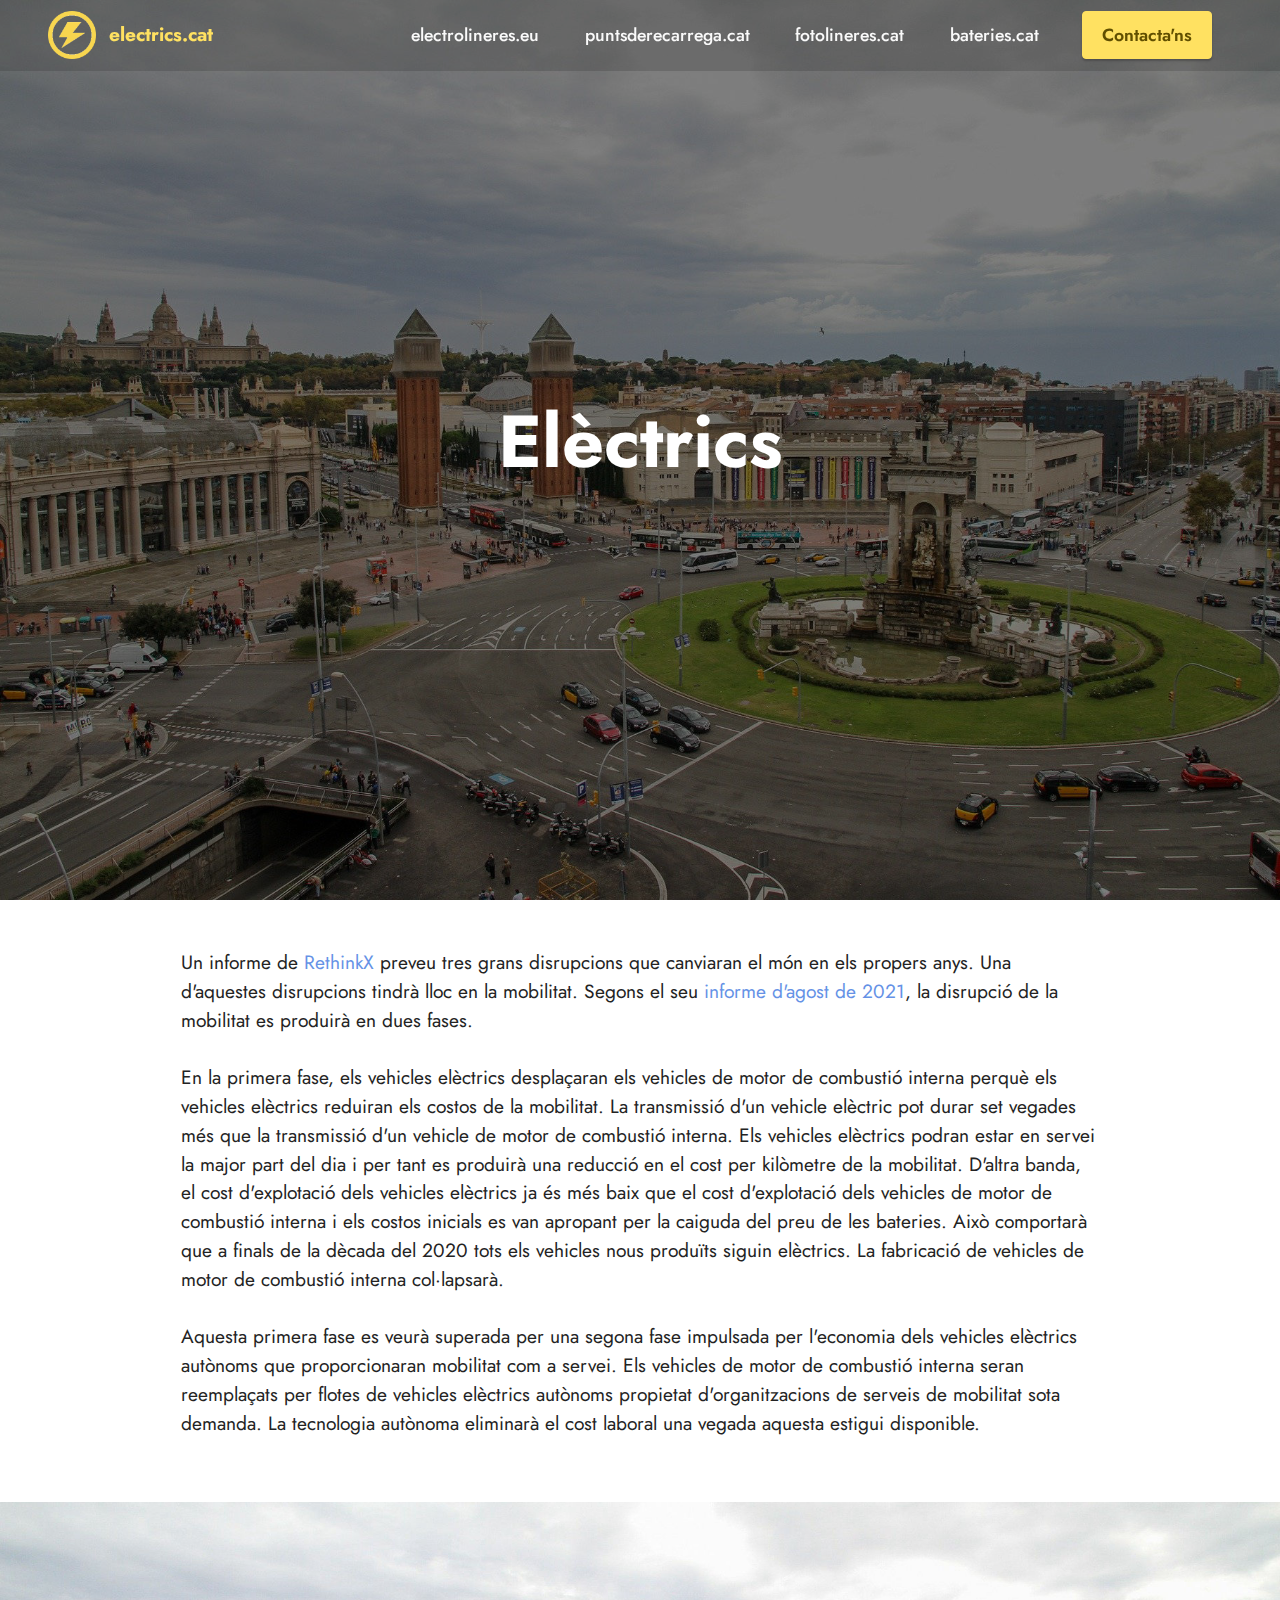
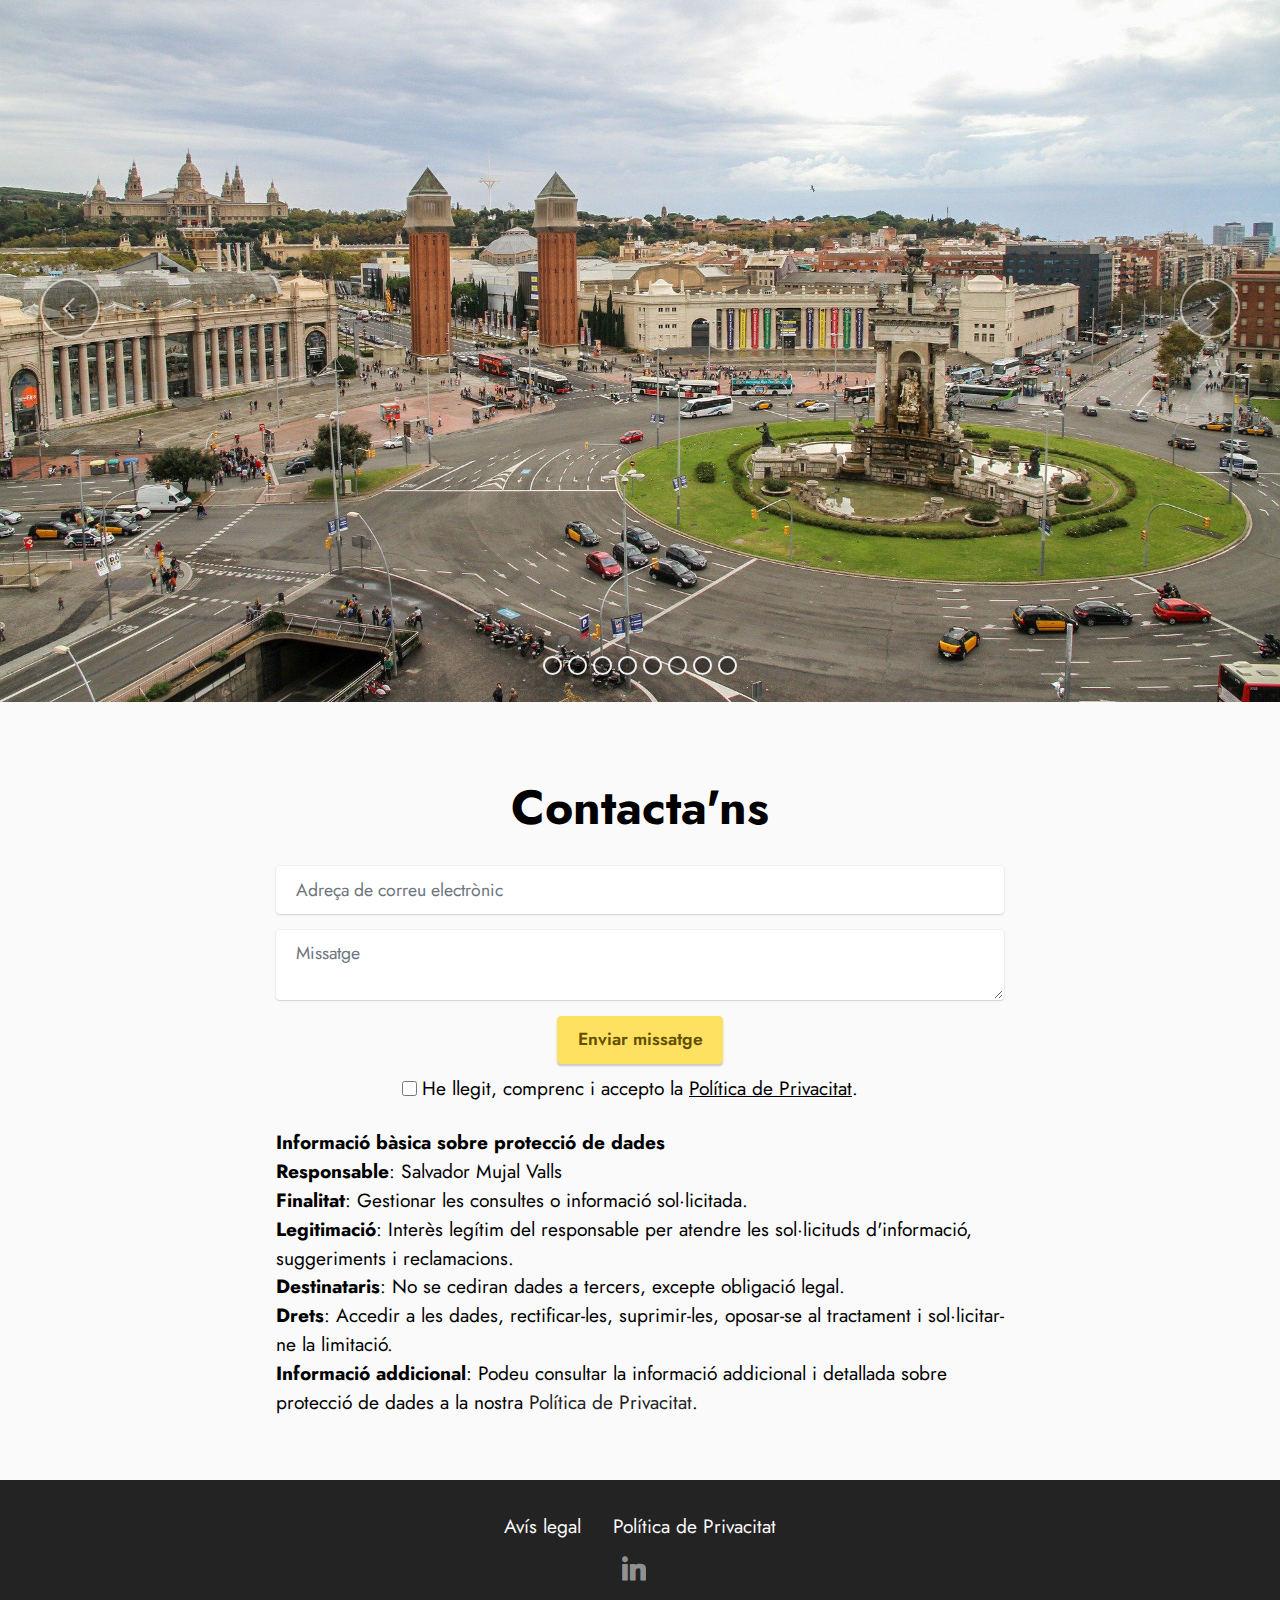
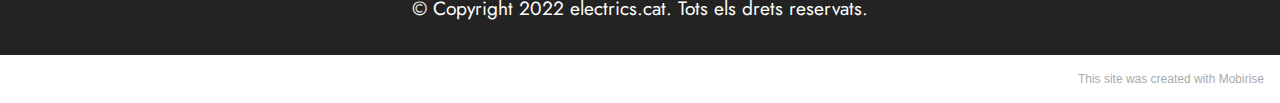
<file: index.html>
<!DOCTYPE html>
<html  >
<head>
  <!-- Site made with Mobirise Website Builder v5.4.1, https://mobirise.com -->
  <meta charset="UTF-8">
  <meta http-equiv="X-UA-Compatible" content="IE=edge">
  <meta name="generator" content="Mobirise v5.4.1, mobirise.com">
  <meta name="twitter:card" content="summary_large_image"/>
  <meta name="twitter:image:src" content="assets/images/index-meta.jpeg">
  <meta property="og:image" content="assets/images/index-meta.jpeg">
  <meta name="twitter:title" content="Elèctrics">
  <meta name="viewport" content="width=device-width, initial-scale=1, minimum-scale=1">
  <link rel="shortcut icon" href="assets/images/logo-energy-transparent-80x80.png" type="image/x-icon">
  <meta name="description" content="electrics.cat by investing.cat">
  
  
  <title>Elèctrics</title>
  <link rel="stylesheet" href="assets/web/assets/mobirise-icons2/mobirise2.css">
  <link rel="stylesheet" href="assets/bootstrap/css/bootstrap.min.css">
  <link rel="stylesheet" href="assets/bootstrap/css/bootstrap-grid.min.css">
  <link rel="stylesheet" href="assets/bootstrap/css/bootstrap-reboot.min.css">
  <link rel="stylesheet" href="assets/web/assets/gdpr-plugin/gdpr-styles.css">
  <link rel="stylesheet" href="assets/dropdown/css/style.css">
  <link rel="stylesheet" href="assets/socicon/css/styles.css">
  <link rel="stylesheet" href="assets/theme/css/style.css">
  <link rel="preload" href="https://fonts.googleapis.com/css?family=Jost:100,200,300,400,500,600,700,800,900,100i,200i,300i,400i,500i,600i,700i,800i,900i&display=swap" as="style" onload="this.onload=null;this.rel='stylesheet'">
  <noscript><link rel="stylesheet" href="https://fonts.googleapis.com/css?family=Jost:100,200,300,400,500,600,700,800,900,100i,200i,300i,400i,500i,600i,700i,800i,900i&display=swap"></noscript>
  <link rel="preload" as="style" href="assets/mobirise/css/mbr-additional.css"><link rel="stylesheet" href="assets/mobirise/css/mbr-additional.css" type="text/css">
  
  
  
  
</head>
<body>
  
  <section data-bs-version="5.1" class="menu menu2 cid-sJayZ8gmb6" once="menu" id="menu2-21">
    
    <nav class="navbar navbar-dropdown navbar-fixed-top navbar-expand-lg">
        <div class="container-fluid">
            <div class="navbar-brand">
                <span class="navbar-logo">
                    <a href="http://electrics.cat">
                        <img src="assets/images/logo-energy-transparent-80x80.png" alt="Vehicles elèctrics" style="height: 3rem;">
                    </a>
                </span>
                <span class="navbar-caption-wrap"><a class="navbar-caption text-warning text-primary display-7" href="http://electrics.cat">electrics.cat</a></span>
            </div>
            <button class="navbar-toggler" type="button" data-toggle="collapse" data-bs-toggle="collapse" data-target="#navbarSupportedContent" data-bs-target="#navbarSupportedContent" aria-controls="navbarNavAltMarkup" aria-expanded="false" aria-label="Toggle navigation">
                <div class="hamburger">
                    <span></span>
                    <span></span>
                    <span></span>
                    <span></span>
                </div>
            </button>
            <div class="collapse navbar-collapse" id="navbarSupportedContent">
                <ul class="navbar-nav nav-dropdown" data-app-modern-menu="true"><li class="nav-item"><a class="nav-link link text-white text-primary display-4" href="http://electrolineres.eu" target="_blank">electrolineres.eu</a></li><li class="nav-item"><a class="nav-link link text-white display-4" href="http://puntsderecarrega.cat" target="_blank">puntsderecarrega.cat</a></li><li class="nav-item"><a class="nav-link link text-white text-primary display-4" href="http://fotolineres.cat" target="_blank">fotolineres.cat</a></li><li class="nav-item"><a class="nav-link link text-white text-primary display-4" href="http://bateries.cat" target="_blank">bateries.cat</a></li></ul>
                
                <div class="navbar-buttons mbr-section-btn"><a class="btn btn-warning display-4" href="index.html#form5-23">Contacta'ns</a></div>
            </div>
        </div>
    </nav>
</section>

<section data-bs-version="5.1" class="header13 cid-sq3DleaFe8 mbr-fullscreen" id="header13-2">

    

    <div class="mbr-overlay" style="opacity: 0.5; background-color: rgb(0, 0, 0);"></div>

    <div class="align-center container-fluid">
        <div class="row justify-content-center">
            <div class="col-12 col-lg-10">
                <h1 class="mbr-section-title mbr-fonts-style mb-3 display-1"><strong>Elèctrics</strong></h1>
                
                
                
                
            </div>
        </div>
    </div>
</section>

<section data-bs-version="5.1" class="content5 cid-sLCspBk3LK" id="content5-2i">
    
    <div class="container">
        <div class="row justify-content-center">
            <div class="col-md-12 col-lg-10">
                
                
                <p class="mbr-text mbr-fonts-style display-7">Un informe de <a href="https://www.rethinkx.com/about" class="text-primary" target="_blank">RethinkX</a> preveu tres grans disrupcions que canviaran el món en els propers anys. Una d'aquestes disrupcions tindrà lloc en la mobilitat. Segons el seu <a href="https://static1.squarespace.com/static/585c3439be65942f022bbf9b/t/6107fd0ed121a02875c1a99f/1627913876225/Rethinking+Implications.pdf" class="text-primary" target="_blank">informe d'agost de 2021</a>, la disrupció de la mobilitat es produirà en dues fases. <br><br>En la primera fase, els vehicles elèctrics desplaçaran els vehicles de motor de combustió interna perquè els vehicles elèctrics reduiran els costos de la mobilitat. La transmissió d'un vehicle elèctric pot durar set vegades més que la transmissió d'un vehicle de motor de combustió interna. Els vehicles elèctrics podran estar en servei la major part del dia i per tant es produirà una reducció en el cost per kilòmetre de la mobilitat. D'altra banda, el cost d'explotació dels vehicles elèctrics ja és més baix que el cost d'explotació dels vehicles de motor de combustió interna i els costos inicials es van apropant per la caiguda del preu de les bateries. Això comportarà que a finals de la dècada del 2020 tots els vehicles nous produïts siguin elèctrics. La fabricació de vehicles de motor de combustió interna col·lapsarà.<br><br>Aquesta primera fase es veurà superada per una segona fase impulsada per l'economia dels vehicles elèctrics autònoms que proporcionaran mobilitat com a servei. Els vehicles de motor de combustió interna seran reemplaçats per flotes de vehicles elèctrics autònoms propietat d'organitzacions de serveis de mobilitat sota demanda. La tecnologia autònoma eliminarà el cost laboral una vegada aquesta estigui disponible.</p>
            </div>
        </div>
    </div>
</section>

<section data-bs-version="5.1" class="slider1 cid-sOm2nkegZ9" id="slider1-2k">
    
    <div class="carousel slide" id="sYXzrB7VlK" data-ride="carousel" data-bs-ride="carousel" data-interval="7000" data-bs-interval="7000">
        <ol class="carousel-indicators">
            <li data-slide-to="0" data-bs-slide-to="0" class="active" data-target="#sYXzrB7VlK" data-bs-target="#sYXzrB7VlK"></li><li data-slide-to="1" data-bs-slide-to="1" class="active" data-target="#sYXzrB7VlK" data-bs-target="#sYXzrB7VlK"></li><li data-slide-to="2" data-bs-slide-to="2" class="active" data-target="#sYXzrB7VlK" data-bs-target="#sYXzrB7VlK"></li><li data-slide-to="3" data-bs-slide-to="3" class="active" data-target="#sYXzrB7VlK" data-bs-target="#sYXzrB7VlK"></li><li data-slide-to="4" data-bs-slide-to="4" class="active" data-target="#sYXzrB7VlK" data-bs-target="#sYXzrB7VlK"></li><li data-slide-to="5" data-bs-slide-to="5" class="active" data-target="#sYXzrB7VlK" data-bs-target="#sYXzrB7VlK"></li><li data-slide-to="6" data-bs-slide-to="6" class="active" data-target="#sYXzrB7VlK" data-bs-target="#sYXzrB7VlK"></li><li data-slide-to="7" data-bs-slide-to="7" class="active" data-target="#sYXzrB7VlK" data-bs-target="#sYXzrB7VlK"></li>
            
            
        </ol>
        <div class="carousel-inner">
            <div class="carousel-item slider-image item active">
                <div class="item-wrapper">
                    <img class="d-block w-100" src="assets/images/mbr-49-1920x1280.jpg" data-slide-to="0" data-bs-slide-to="0">
                    
                    
                </div>
            </div><div class="carousel-item slider-image item">
                <div class="item-wrapper">
                    <img class="d-block w-100" src="assets/images/mbr-50-1920x1280.jpg" data-slide-to="1" data-bs-slide-to="1">
                    
                    
                </div>
            </div><div class="carousel-item slider-image item">
                <div class="item-wrapper">
                    <img class="d-block w-100" src="assets/images/mbr-1920x1260.jpg" data-slide-to="2" data-bs-slide-to="2">
                    
                    
                </div>
            </div><div class="carousel-item slider-image item">
                <div class="item-wrapper">
                    <img class="d-block w-100" src="assets/images/mbr-1920x1077.jpg" data-slide-to="3" data-bs-slide-to="3">
                    
                    
                </div>
            </div><div class="carousel-item slider-image item">
                <div class="item-wrapper">
                    <img class="d-block w-100" src="assets/images/mbr-1920x1307.jpg" data-slide-to="4" data-bs-slide-to="4">
                    
                    
                </div>
            </div><div class="carousel-item slider-image item">
                <div class="item-wrapper">
                    <img class="d-block w-100" src="assets/images/mbr-34-1920x1280.jpg" data-slide-to="5" data-bs-slide-to="5">
                    
                    
                </div>
            </div><div class="carousel-item slider-image item">
                <div class="item-wrapper">
                    <img class="d-block w-100" src="assets/images/mbr-52-1920x1280.jpg" data-slide-to="6" data-bs-slide-to="6">
                    
                    
                </div>
            </div><div class="carousel-item slider-image item">
                <div class="item-wrapper">
                    <img class="d-block w-100" src="assets/images/mbr-51-1920x1280.jpg" data-slide-to="7" data-bs-slide-to="7">
                    
                    
                </div>
            </div>
            
            
        </div>
        <a class="carousel-control carousel-control-prev" role="button" data-slide="prev" data-bs-slide="prev" href="#sYXzrB7VlK">
            <span class="mobi-mbri mobi-mbri-arrow-prev" aria-hidden="true"></span>
            <span class="sr-only visually-hidden">Previous</span>
        </a>
        <a class="carousel-control carousel-control-next" role="button" data-slide="next" data-bs-slide="next" href="#sYXzrB7VlK">
            <span class="mobi-mbri mobi-mbri-arrow-next" aria-hidden="true"></span>
            <span class="sr-only visually-hidden">Next</span>
        </a>
    </div>
</section>

<section data-bs-version="5.1" class="form5 cid-sJazVtMlnd" id="form5-23">
    
    
    <div class="container">
        <div class="mbr-section-head">
            <h3 class="mbr-section-title mbr-fonts-style align-center mb-0 display-2">
                <strong>Contacta'ns</strong></h3>
            
        </div>
        <div class="row justify-content-center mt-4">
            <div class="col-lg-8 mx-auto mbr-form" data-form-type="formoid">
                <form action="https://mobirise.eu/" method="POST" class="mbr-form form-with-styler" data-form-title="Form Name"><input type="hidden" name="email" data-form-email="true" value="oBb+fSeOnzAzpsispstj/IZcvseQZRibS8+pPyb4Gk9xcfnpeHNd+H0YhJd0RPchFn8wbTOJrktiDTYwnQWirZ3ZbdSzSihiV8ley+inB3DV2U7yhmZBUZBMq9FCeU8+">
                    <div class="row">
                        <div hidden="hidden" data-form-alert="" class="alert alert-success col-12">Gràcies per emplenar el formulari!</div>
                        <div hidden="hidden" data-form-alert-danger="" class="alert alert-danger col-12">Oops...! some
                            problem!</div>
                    </div>
                    <div class="dragArea row">
                        
                        <div class="col-md col-sm-12 form-group mb-3" data-for="email">
                            <input type="email" name="email" placeholder="Adreça de correu electrònic" data-form-field="email" class="form-control" value="" id="email-form5-23">
                        </div>
                        
                        <div class="col-12 form-group mb-3" data-for="textarea">
                            <textarea name="textarea" placeholder="Missatge" data-form-field="textarea" class="form-control" id="textarea-form5-23"></textarea>
                        </div>
                        <div class="col-lg-12 col-md-12 col-sm-12 align-center mbr-section-btn"><button type="submit" class="btn btn-warning display-4">Enviar missatge</button></div>
                    </div>
                <span class="gdpr-block">
<label>
<span class="textGDPR display-7" style="color: #000000"><input type="checkbox" name="gdpr" id="gdpr-form5-23" required="">He llegit, comprenc i accepto la <a style="color: #000000; text-decoration: underline;" href="privacitat.html">Política de Privacitat</a>.</span>
</label>
</span></form>
            </div>
        </div>
    </div>
</section>

<section data-bs-version="5.1" class="header5 cid-sMXyvcWTZY" id="header5-2j">

    

    

    <div class="container">
        <div class="row justify-content-center">
            <div class="col-12 col-lg-8">
                
                
                <p class="mbr-text mbr-fonts-style mbr-white display-7"><strong>Informació bàsica sobre protecció de dades</strong><br><strong>Responsable</strong>: Salvador Mujal Valls<br><strong>Finalitat</strong>:&nbsp;Gestionar les consultes o informació sol·licitada.<br><strong>Legitimació</strong>: Interès legítim del responsable per atendre les sol·licituds d'informació, suggeriments i reclamacions.<br><strong>Destinataris</strong>: No se cediran dades a tercers, excepte obligació legal.<br><strong>Drets</strong>: Accedir a les dades, rectificar-les, suprimir-les, oposar-se al tractament i sol·licitar-ne la limitació.<br><strong>Informació addicional</strong>: Podeu consultar la informació addicional i detallada sobre protecció de dades a la nostra <a href="privacitat.html" class="text-black text-primary">Política de Privacitat</a>.</p>
                
            </div>
        </div>
    </div>
</section>

<section data-bs-version="5.1" class="footer3 cid-sJaThQjqI2" once="footers" id="footer3-29">

    

    

    <div class="container">
        <div class="media-container-row align-center mbr-white">
            <div class="row row-links">
                <ul class="foot-menu">
                    
                    
                    
                    
                    
                <li class="foot-menu-item mbr-fonts-style display-7"><a href="legal.html#content5-28" class="text-white">Avís legal</a></li><li class="foot-menu-item mbr-fonts-style display-7"><a href="privacitat.html#content5-26" class="text-white">Política de Privacitat</a></li></ul>
            </div>
            <div class="row social-row">
                <div class="social-list align-right pb-2">
                    
                    
                    
                    
                    
                    
                <div class="soc-item">
                        <a href="https://www.linkedin.com/in/smujal/" target="_blank">
                            <span class="mbr-iconfont mbr-iconfont-social socicon-linkedin socicon"></span>
                        </a>
                    </div></div>
            </div>
            <div class="row row-copirayt">
                <p class="mbr-text mb-0 mbr-fonts-style mbr-white align-center display-7">
                    © Copyright 2022 electrics.cat. Tots els drets reservats.
                </p>
            </div>
        </div>
    </div>
</section><section style="background-color: #fff; font-family: -apple-system, BlinkMacSystemFont, 'Segoe UI', 'Roboto', 'Helvetica Neue', Arial, sans-serif; color:#aaa; font-size:12px; padding: 0; align-items: center; display: flex;"><a href="https://mobirise.site/e" style="flex: 1 1; height: 3rem; padding-left: 1rem;"></a><p style="flex: 0 0 auto; margin:0; padding-right:1rem;"><a href="https://mobirise.site/d" style="color:#aaa;">This site</a> was created with Mobirise</p></section><script src="assets/bootstrap/js/bootstrap.bundle.min.js"></script>  <script src="assets/smoothscroll/smooth-scroll.js"></script>  <script src="assets/ytplayer/index.js"></script>  <script src="assets/dropdown/js/navbar-dropdown.js"></script>  <script src="assets/theme/js/script.js"></script>  <script src="assets/formoid/formoid.min.js"></script>  
  
  
</body>
</html>
</file>
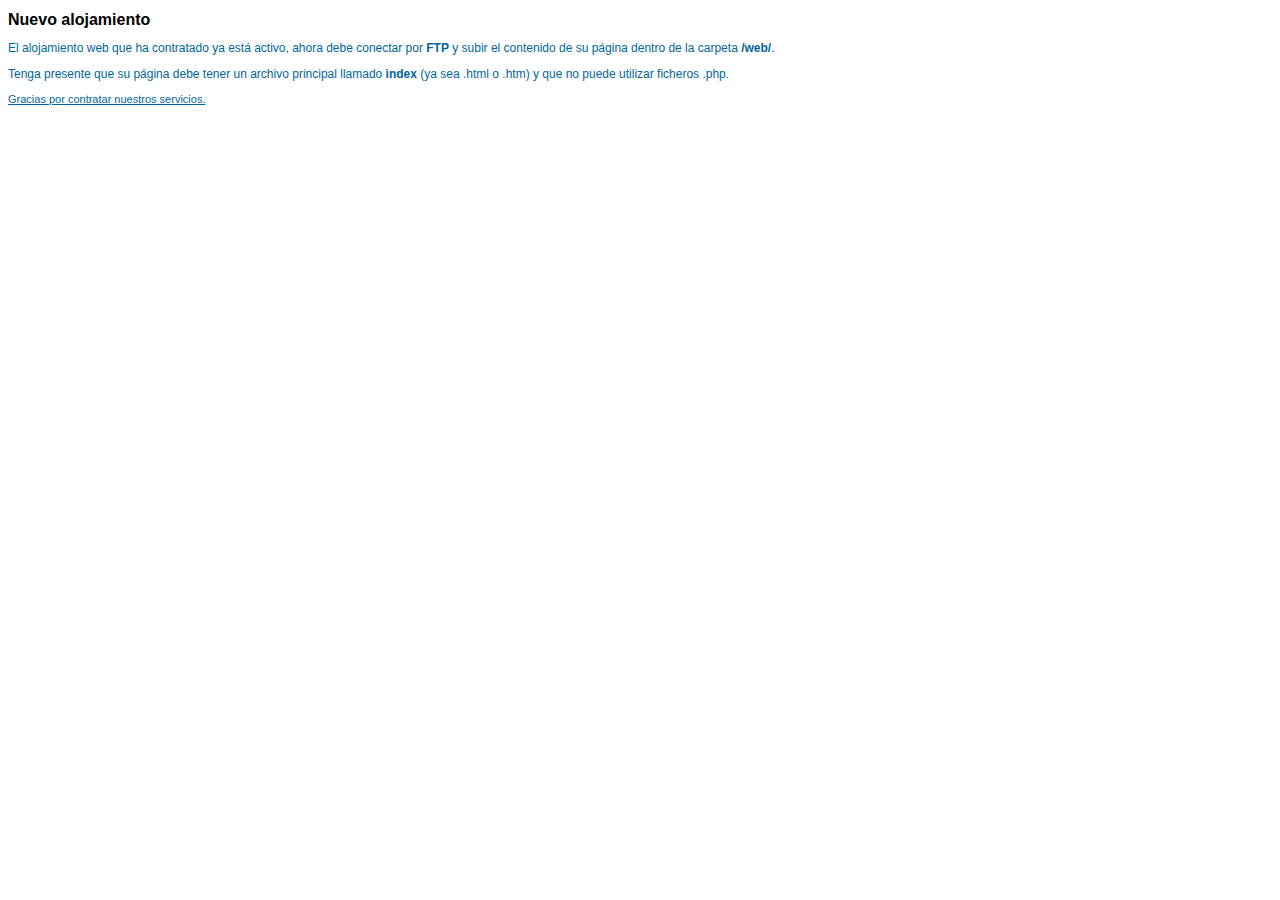
<file: home.html>
<!DOCTYPE html PUBLIC "-//W3C//DTD XHTML 1.0 Transitional//EN" "http://www.w3.org/TR/xhtml1/DTD/xhtml1-transitional.dtd">
<html xmlns="http://www.w3.org/1999/xhtml">
<head>
<meta http-equiv="Content-Type" content="text/html; charset=iso-8859-1" />
<title>Alojamiento activo</title>
<style type="text/css">
        p{
                color:#006699;
                font-size:12px;
        }
        *{
                font-family:Verdana, Arial, Helvetica, sans-serif;
        }
        h1{
                font-size:16px;
        }
        .und{
                text-decoration:underline;
                font-size:11px;
        }
</style>
</head>

<body>
<h1>Nuevo alojamiento</h1>
<p>El alojamiento web que ha contratado ya est&aacute; activo, ahora debe conectar por <strong>FTP</strong> y subir el contenido de su p&aacute;gina dentro de la carpeta <strong>/web/</strong>.</p>
<p>Tenga presente que su p&aacute;gina debe tener un archivo principal llamado <strong>index</strong> (ya sea .html o .htm) y que no puede utilizar ficheros .php.</p>
<p class="und">Gracias por contratar nuestros servicios.</p>
</body>
</html>
</file>
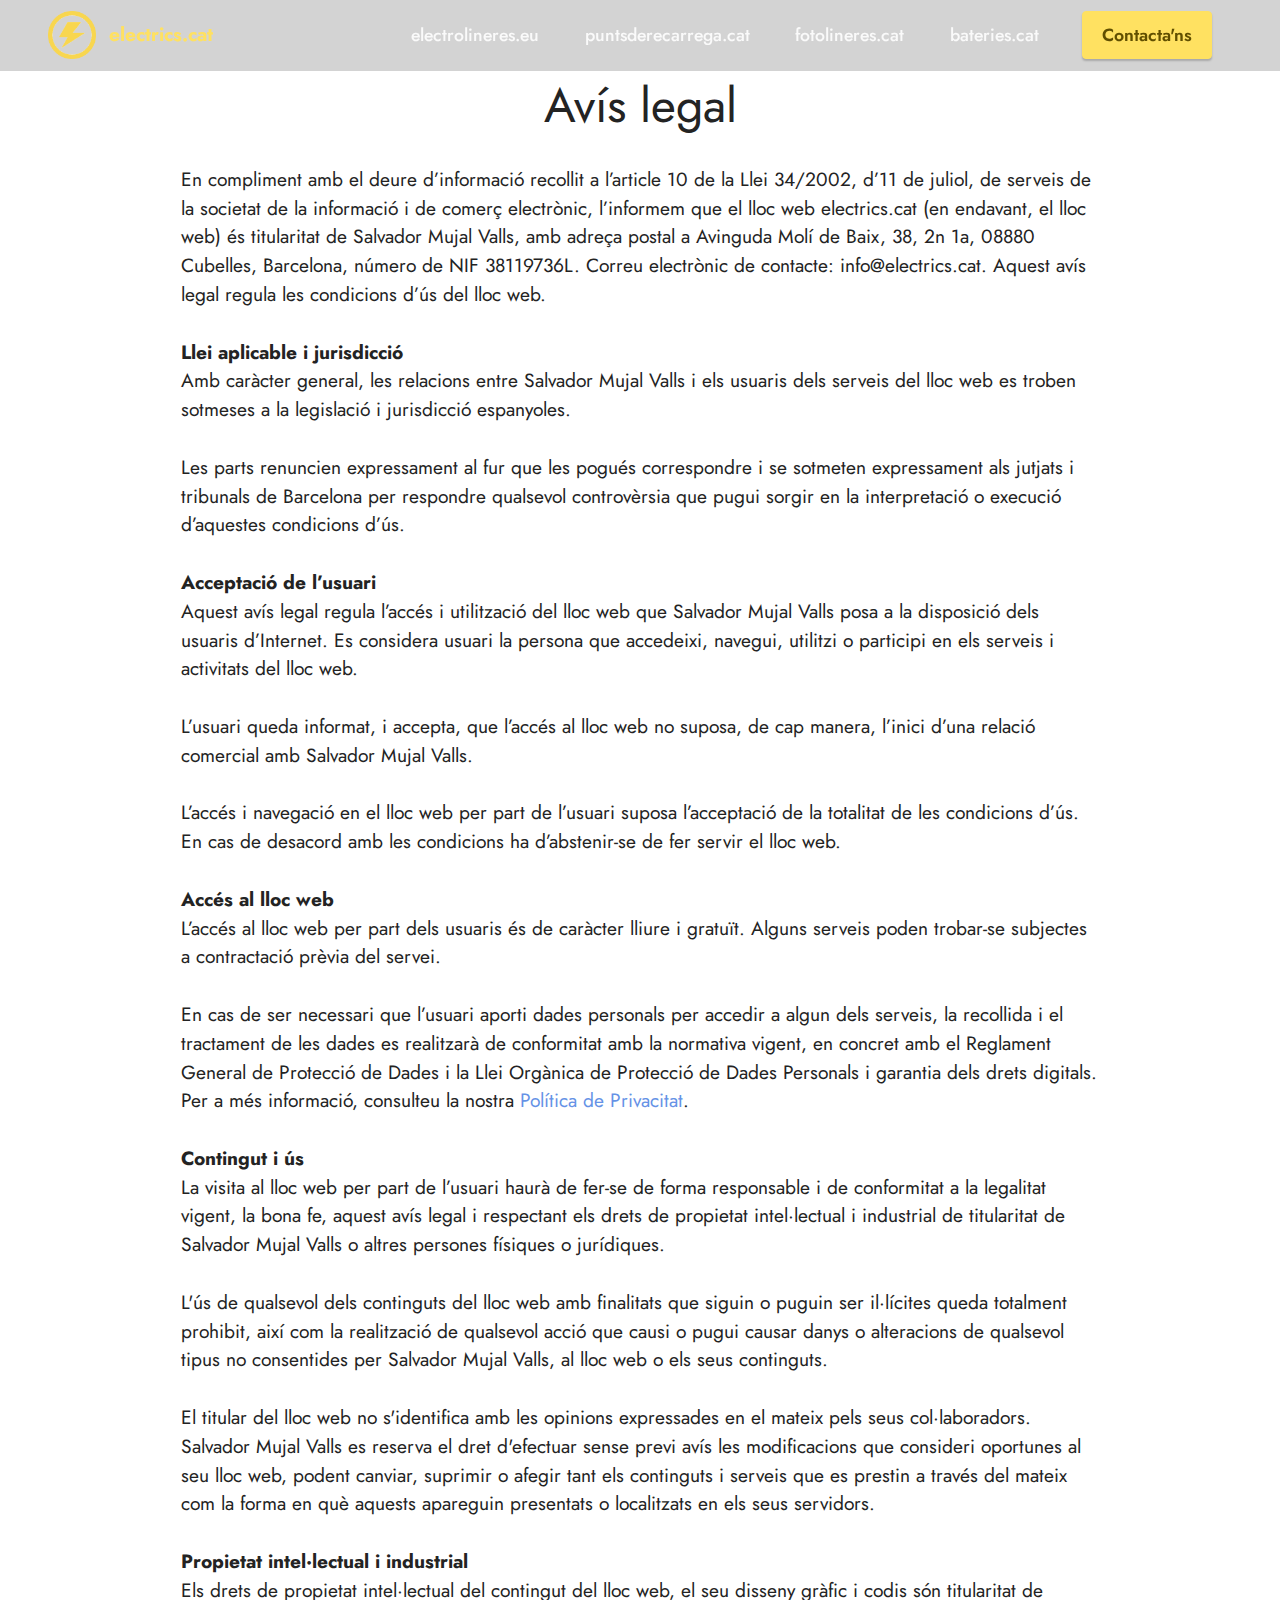
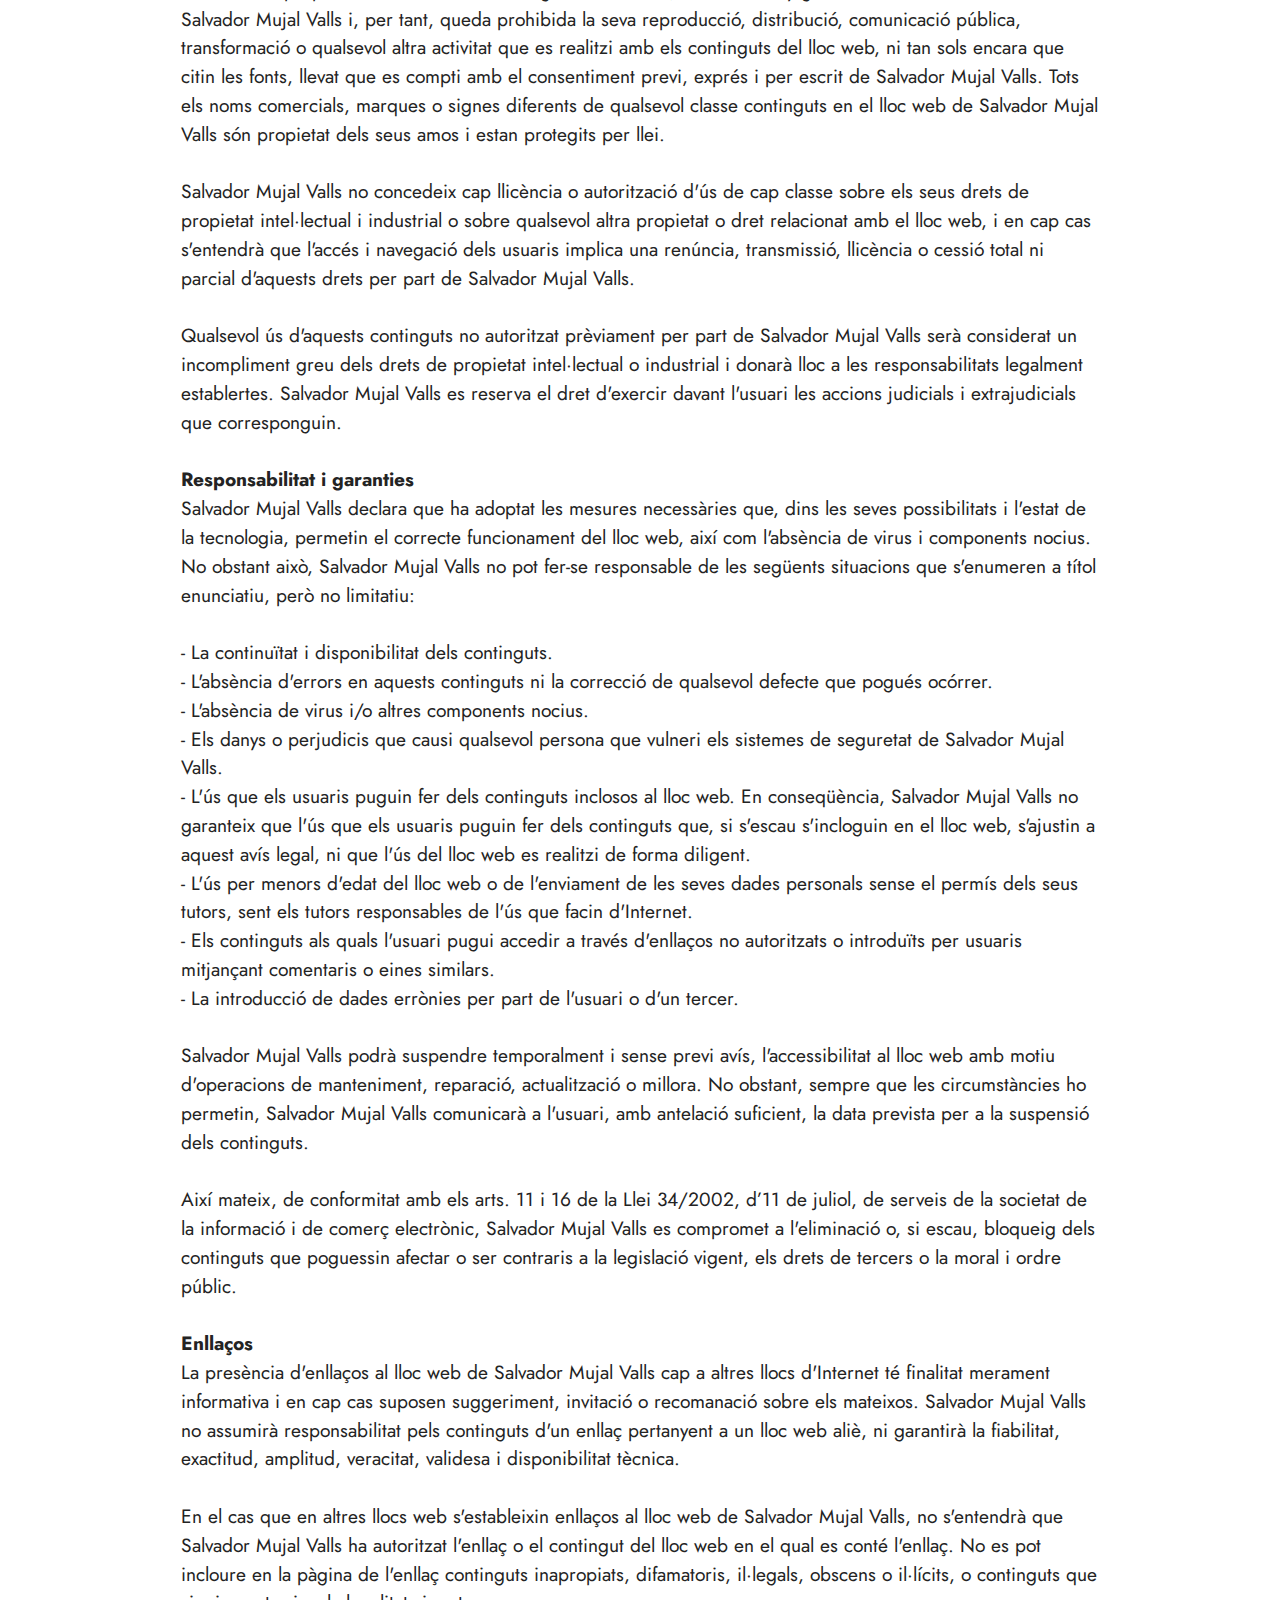
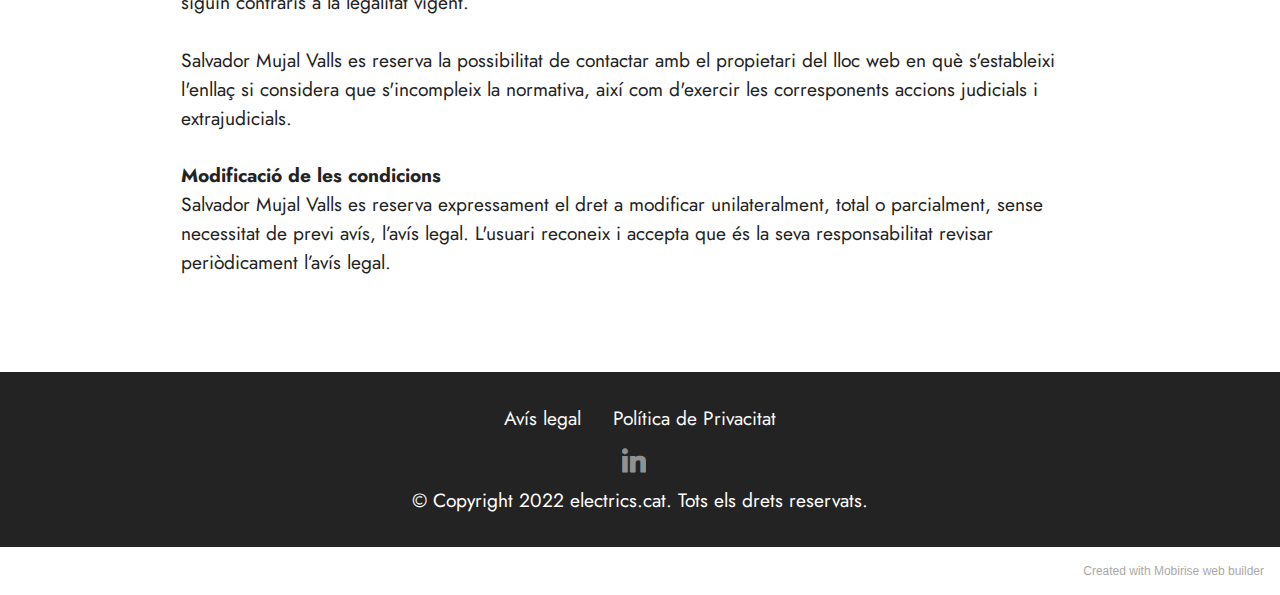
<file: legal.html>
<!DOCTYPE html>
<html  >
<head>
  <!-- Site made with Mobirise Website Builder v5.4.1, https://mobirise.com -->
  <meta charset="UTF-8">
  <meta http-equiv="X-UA-Compatible" content="IE=edge">
  <meta name="generator" content="Mobirise v5.4.1, mobirise.com">
  <meta name="viewport" content="width=device-width, initial-scale=1, minimum-scale=1">
  <link rel="shortcut icon" href="assets/images/logo-energy-transparent-80x80.png" type="image/x-icon">
  <meta name="description" content="Avís legal de la pàgina web">
  
  
  <title>Avís legal</title>
  <link rel="stylesheet" href="assets/bootstrap/css/bootstrap.min.css">
  <link rel="stylesheet" href="assets/bootstrap/css/bootstrap-grid.min.css">
  <link rel="stylesheet" href="assets/bootstrap/css/bootstrap-reboot.min.css">
  <link rel="stylesheet" href="assets/web/assets/gdpr-plugin/gdpr-styles.css">
  <link rel="stylesheet" href="assets/dropdown/css/style.css">
  <link rel="stylesheet" href="assets/socicon/css/styles.css">
  <link rel="stylesheet" href="assets/theme/css/style.css">
  <link rel="preload" href="https://fonts.googleapis.com/css?family=Jost:100,200,300,400,500,600,700,800,900,100i,200i,300i,400i,500i,600i,700i,800i,900i&display=swap" as="style" onload="this.onload=null;this.rel='stylesheet'">
  <noscript><link rel="stylesheet" href="https://fonts.googleapis.com/css?family=Jost:100,200,300,400,500,600,700,800,900,100i,200i,300i,400i,500i,600i,700i,800i,900i&display=swap"></noscript>
  <link rel="preload" as="style" href="assets/mobirise/css/mbr-additional.css"><link rel="stylesheet" href="assets/mobirise/css/mbr-additional.css" type="text/css">
  
  
  
  
</head>
<body>
  
  <section data-bs-version="5.1" class="menu menu2 cid-sJayZ8gmb6" once="menu" id="menu2-27">
    
    <nav class="navbar navbar-dropdown navbar-fixed-top navbar-expand-lg">
        <div class="container-fluid">
            <div class="navbar-brand">
                <span class="navbar-logo">
                    <a href="http://electrics.cat">
                        <img src="assets/images/logo-energy-transparent-80x80.png" alt="Vehicles elèctrics" style="height: 3rem;">
                    </a>
                </span>
                <span class="navbar-caption-wrap"><a class="navbar-caption text-warning text-primary display-7" href="http://electrics.cat">electrics.cat</a></span>
            </div>
            <button class="navbar-toggler" type="button" data-toggle="collapse" data-bs-toggle="collapse" data-target="#navbarSupportedContent" data-bs-target="#navbarSupportedContent" aria-controls="navbarNavAltMarkup" aria-expanded="false" aria-label="Toggle navigation">
                <div class="hamburger">
                    <span></span>
                    <span></span>
                    <span></span>
                    <span></span>
                </div>
            </button>
            <div class="collapse navbar-collapse" id="navbarSupportedContent">
                <ul class="navbar-nav nav-dropdown" data-app-modern-menu="true"><li class="nav-item"><a class="nav-link link text-white text-primary display-4" href="http://electrolineres.eu" target="_blank">electrolineres.eu</a></li><li class="nav-item"><a class="nav-link link text-white display-4" href="http://puntsderecarrega.cat" target="_blank">puntsderecarrega.cat</a></li><li class="nav-item"><a class="nav-link link text-white text-primary display-4" href="http://fotolineres.cat" target="_blank">fotolineres.cat</a></li><li class="nav-item"><a class="nav-link link text-white text-primary display-4" href="http://bateries.cat" target="_blank">bateries.cat</a></li></ul>
                
                <div class="navbar-buttons mbr-section-btn"><a class="btn btn-warning display-4" href="index.html#form5-23">Contacta'ns</a></div>
            </div>
        </div>
    </nav>
</section>

<section data-bs-version="5.1" class="content5 cid-sJsi1AWaBb" id="content5-2c">
    
    <div class="container">
        <div class="row justify-content-center">
            <div class="col-md-12 col-lg-10">
                
                <h4 class="mbr-section-subtitle mbr-fonts-style mb-4 display-2">Avís legal</h4>
                <p class="mbr-text mbr-fonts-style display-7">En compliment amb el deure d’informació recollit a l’article 10 de la Llei 34/2002, d’11 de juliol, de serveis de la societat de la informació i de comerç electrònic, l’informem que el lloc web electrics.cat (en endavant, el lloc web) és titularitat de Salvador Mujal Valls, amb adreça postal a Avinguda Molí de Baix, 38, 2n 1a, 08880 Cubelles, Barcelona, número de NIF 38119736L. Correu electrònic de contacte: info@electrics.cat. Aquest avís legal regula les condicions d’ús del lloc web.<br>
<br><strong>Llei aplicable i jurisdicció
</strong><br>Amb caràcter general, les relacions entre Salvador Mujal Valls i els usuaris dels serveis del lloc web es troben sotmeses a la legislació i jurisdicció espanyoles.
<br><br>Les parts renuncien expressament al fur que les pogués correspondre i se sotmeten expressament als jutjats i tribunals de Barcelona per respondre qualsevol controvèrsia que pugui sorgir en la interpretació o execució d’aquestes condicions d’ús.<br>
<br><strong>Acceptació de l’usuari
</strong><br>Aquest avís legal regula l’accés i utilització del lloc web que Salvador Mujal Valls posa a la disposició dels usuaris d’Internet. Es considera usuari la persona que accedeixi, navegui, utilitzi o participi en els serveis i activitats del lloc web.<br>
<br>L’usuari queda informat, i accepta, que l’accés al lloc web no suposa, de cap manera, l’inici d’una relació comercial amb Salvador Mujal Valls.<br>
<br>L’accés i navegació en el lloc web per part de l’usuari suposa l’acceptació de la totalitat de les condicions d’ús. En cas de desacord amb les condicions ha d’abstenir-se de fer servir el lloc web.
<br><br><strong>Accés al lloc web
</strong><br>L’accés al lloc web per part dels usuaris és de caràcter lliure i gratuït. Alguns serveis poden trobar-se subjectes a contractació prèvia del servei.<br>
<br>En cas de ser necessari que l’usuari aporti dades personals per accedir a algun dels serveis, la recollida i el tractament de les dades es realitzarà de conformitat amb la normativa vigent, en concret amb el Reglament General de Protecció de Dades i la Llei Orgànica de Protecció de Dades Personals i garantia dels drets digitals. Per a més informació, consulteu la nostra <a href="privacitat.html#content5-26" class="text-primary">Política de Privacitat</a>.
<br><br><strong>Contingut i ús
</strong><br>La visita al lloc web per part de l’usuari haurà de fer-se de forma responsable i de conformitat a la legalitat vigent, la bona fe, aquest avís legal i respectant els drets de propietat intel·lectual i industrial de titularitat de Salvador Mujal Valls o altres persones físiques o jurídiques.<br>
<br>L'ús de qualsevol dels continguts del lloc web amb finalitats que siguin o puguin ser il·lícites queda totalment prohibit, així com la realització de qualsevol acció que causi o pugui causar danys o alteracions de qualsevol tipus no consentides per Salvador Mujal Valls, al lloc web o els seus continguts.<br>
<br>El titular del lloc web no s'identifica amb les opinions expressades en el mateix pels seus col·laboradors. Salvador Mujal Valls es reserva el dret d'efectuar sense previ avís les modificacions que consideri oportunes al seu lloc web, podent canviar, suprimir o afegir tant els continguts i serveis que es prestin a través del mateix com la forma en què aquests apareguin presentats o localitzats en els seus servidors.<br>
<br><strong>Propietat intel·lectual i industrial
</strong><br>Els drets de propietat intel·lectual del contingut del lloc web, el seu disseny gràfic i codis són titularitat de Salvador Mujal Valls i, per tant, queda prohibida la seva reproducció, distribució, comunicació pública, transformació o qualsevol altra activitat que es realitzi amb els continguts del lloc web, ni tan sols encara que citin les fonts, llevat que es compti amb el consentiment previ, exprés i per escrit de Salvador Mujal Valls. Tots els noms comercials, marques o signes diferents de qualsevol classe continguts en el lloc web de Salvador Mujal Valls són propietat dels seus amos i estan protegits per llei.<br>
<br>Salvador Mujal Valls no concedeix cap llicència o autorització d'ús de cap classe sobre els seus drets de propietat intel·lectual i industrial o sobre qualsevol altra propietat o dret relacionat amb el lloc web, i en cap cas s'entendrà que l'accés i navegació dels usuaris implica una renúncia, transmissió, llicència o cessió total ni parcial d'aquests drets per part de Salvador Mujal Valls.<br>
<br>Qualsevol ús d'aquests continguts no autoritzat prèviament per part de Salvador Mujal Valls serà considerat un incompliment greu dels drets de propietat intel·lectual o industrial i donarà lloc a les responsabilitats legalment establertes. Salvador Mujal Valls es reserva el dret d'exercir davant l'usuari les accions judicials i extrajudicials que corresponguin.<br>
<br><strong>Responsabilitat i garanties
</strong><br>Salvador Mujal Valls declara que ha adoptat les mesures necessàries que, dins les seves possibilitats i l'estat de la tecnologia, permetin el correcte funcionament del lloc web, així com l'absència de virus i components nocius. No obstant això, Salvador Mujal Valls no pot fer-se responsable de les següents situacions que s'enumeren a títol enunciatiu, però no limitatiu:<br>
<br>- La continuïtat i disponibilitat dels continguts.
<br>- L'absència d'errors en aquests continguts ni la correcció de qualsevol defecte que pogués ocórrer.
<br>- L'absència de virus i/o altres components nocius.
<br>- Els danys o perjudicis que causi qualsevol persona que vulneri els sistemes de seguretat de Salvador Mujal Valls.
<br>- L'ús que els usuaris puguin fer dels continguts inclosos al lloc web. En conseqüència, Salvador Mujal Valls no garanteix que l'ús que els usuaris puguin fer dels continguts que, si s'escau s'incloguin en el lloc web, s'ajustin a aquest avís legal, ni que l'ús del lloc web es realitzi de forma diligent.
<br>- L'ús per menors d'edat del lloc web o de l'enviament de les seves dades personals sense el permís dels seus tutors, sent els tutors responsables de l'ús que facin d'Internet.
<br>- Els continguts als quals l'usuari pugui accedir a través d'enllaços no autoritzats o introduïts per usuaris mitjançant comentaris o eines similars.
<br>- La introducció de dades errònies per part de l'usuari o d'un tercer.<br>
<br>Salvador Mujal Valls podrà suspendre temporalment i sense previ avís, l'accessibilitat al lloc web amb motiu d'operacions de manteniment, reparació, actualització o millora. No obstant, sempre que les circumstàncies ho permetin, Salvador Mujal Valls comunicarà a l'usuari, amb antelació suficient, la data prevista per a la suspensió dels continguts.<br>
<br>Així mateix, de conformitat amb els arts. 11 i 16 de la Llei 34/2002, d’11 de juliol, de serveis de la societat de la informació i de comerç electrònic, Salvador Mujal Valls es compromet a l'eliminació o, si escau, bloqueig dels continguts que poguessin afectar o ser contraris a la legislació vigent, els drets de tercers o la moral i ordre públic.<br>
<br><strong>Enllaços
</strong><br>La presència d'enllaços al lloc web de Salvador Mujal Valls cap a altres llocs d'Internet té finalitat merament informativa i en cap cas suposen suggeriment, invitació o recomanació sobre els mateixos. Salvador Mujal Valls no assumirà responsabilitat pels continguts d'un enllaç pertanyent a un lloc web aliè, ni garantirà la fiabilitat, exactitud, amplitud, veracitat, validesa i disponibilitat tècnica.<br>
<br>En el cas que en altres llocs web s'estableixin enllaços al lloc web de Salvador Mujal Valls, no s'entendrà que Salvador Mujal Valls ha autoritzat l'enllaç o el contingut del lloc web en el qual es conté l'enllaç. No es pot incloure en la pàgina de l'enllaç continguts inapropiats, difamatoris, il·legals, obscens o il·lícits, o continguts que siguin contraris a la legalitat vigent.<br>
<br>Salvador Mujal Valls es reserva la possibilitat de contactar amb el propietari del lloc web en què s'estableixi l'enllaç si considera que s'incompleix la normativa, així com d'exercir les corresponents accions judicials i extrajudicials.<br>
<br><strong>Modificació de les condicions
</strong><br>Salvador Mujal Valls es reserva expressament el dret a modificar unilateralment, total o parcialment, sense necessitat de previ avís, l’avís legal. L'usuari reconeix i accepta que és la seva responsabilitat revisar periòdicament l’avís legal.<empresa><adreçaweb><br></adreçaweb></empresa></p>
            </div>
        </div>
    </div>
</section>

<section data-bs-version="5.1" class="footer3 cid-sJaThQjqI2" once="footers" id="footer3-29">

    

    

    <div class="container">
        <div class="media-container-row align-center mbr-white">
            <div class="row row-links">
                <ul class="foot-menu">
                    
                    
                    
                    
                    
                <li class="foot-menu-item mbr-fonts-style display-7"><a href="legal.html#content5-28" class="text-white">Avís legal</a></li><li class="foot-menu-item mbr-fonts-style display-7"><a href="privacitat.html#content5-26" class="text-white">Política de Privacitat</a></li></ul>
            </div>
            <div class="row social-row">
                <div class="social-list align-right pb-2">
                    
                    
                    
                    
                    
                    
                <div class="soc-item">
                        <a href="https://www.linkedin.com/in/smujal/" target="_blank">
                            <span class="mbr-iconfont mbr-iconfont-social socicon-linkedin socicon"></span>
                        </a>
                    </div></div>
            </div>
            <div class="row row-copirayt">
                <p class="mbr-text mb-0 mbr-fonts-style mbr-white align-center display-7">
                    © Copyright 2022 electrics.cat. Tots els drets reservats.
                </p>
            </div>
        </div>
    </div>
</section><section style="background-color: #fff; font-family: -apple-system, BlinkMacSystemFont, 'Segoe UI', 'Roboto', 'Helvetica Neue', Arial, sans-serif; color:#aaa; font-size:12px; padding: 0; align-items: center; display: flex;"><a href="https://mobirise.site/f" style="flex: 1 1; height: 3rem; padding-left: 1rem;"></a><p style="flex: 0 0 auto; margin:0; padding-right:1rem;">Created with Mobirise <a href="https://mobirise.site/j" style="color:#aaa;">web</a> builder</p></section><script src="assets/bootstrap/js/bootstrap.bundle.min.js"></script>  <script src="assets/smoothscroll/smooth-scroll.js"></script>  <script src="assets/ytplayer/index.js"></script>  <script src="assets/dropdown/js/navbar-dropdown.js"></script>  <script src="assets/theme/js/script.js"></script>  
  
  
</body>
</html>
</file>
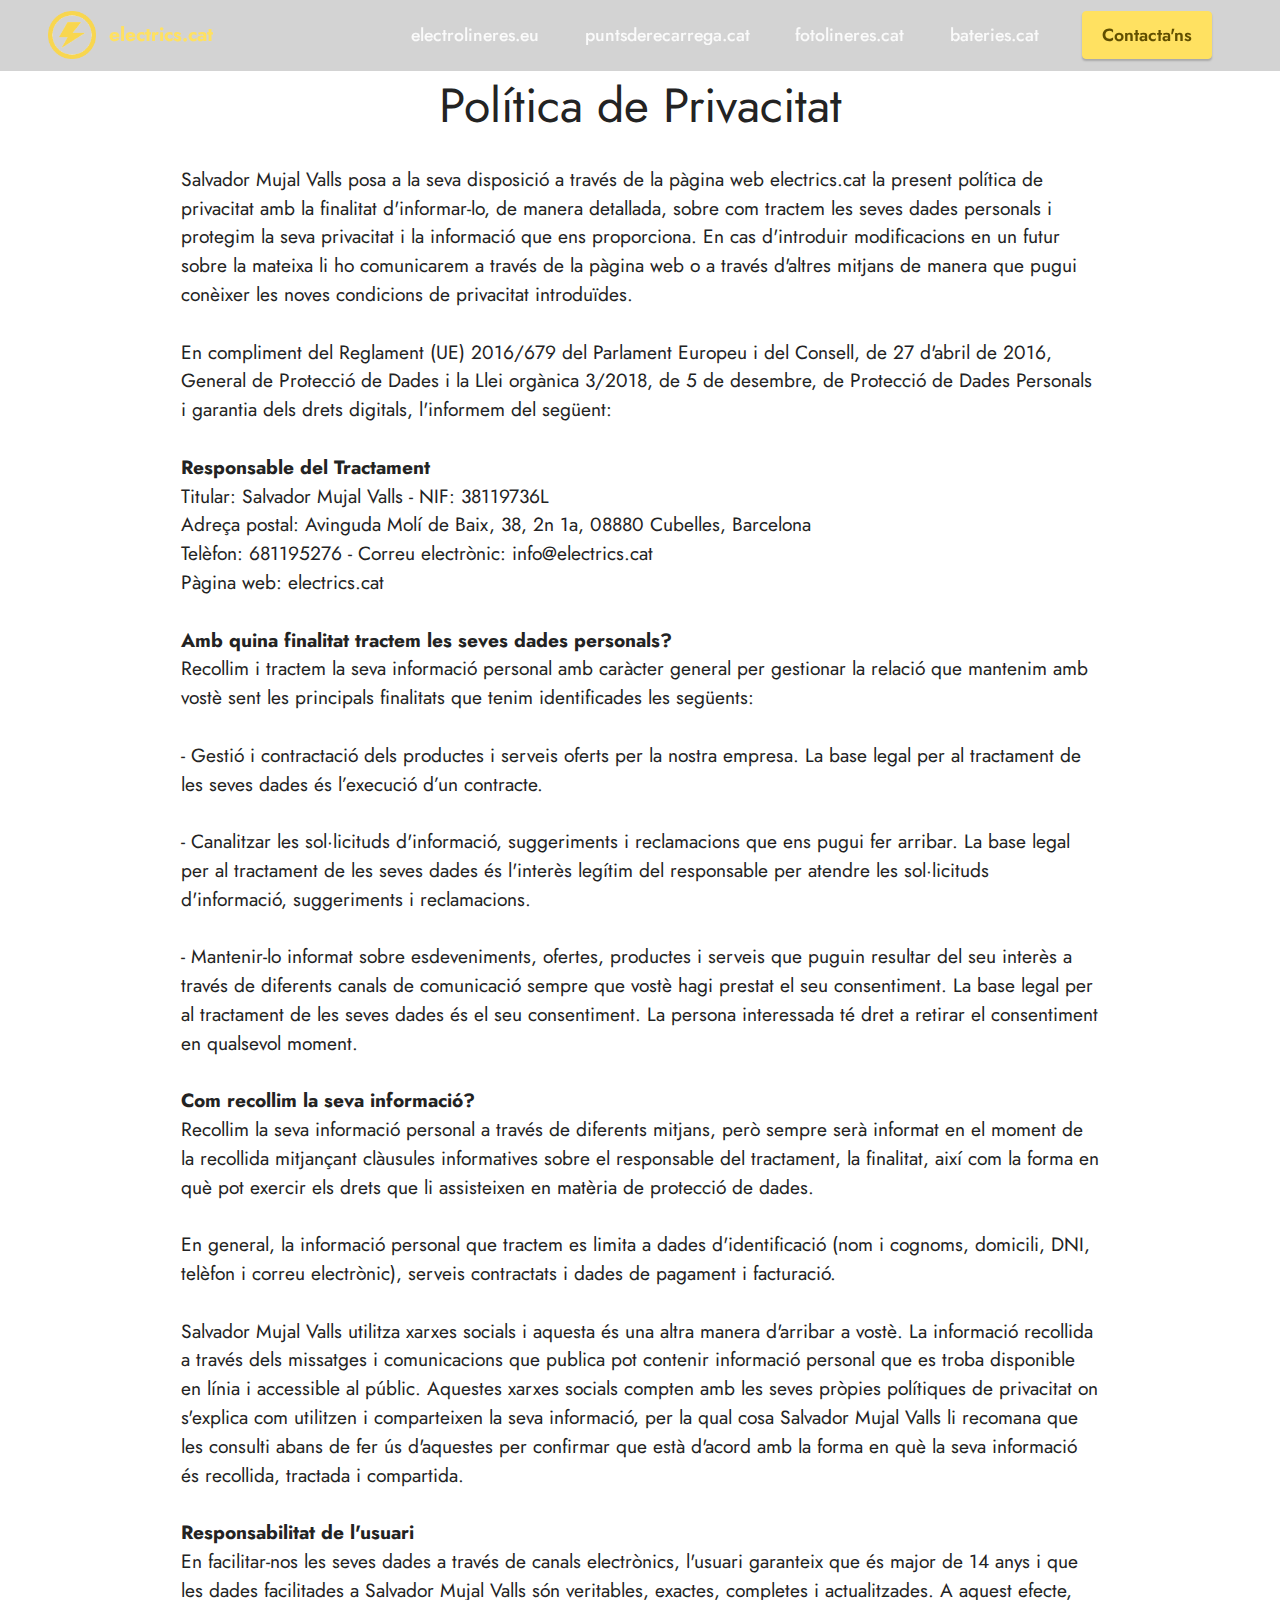
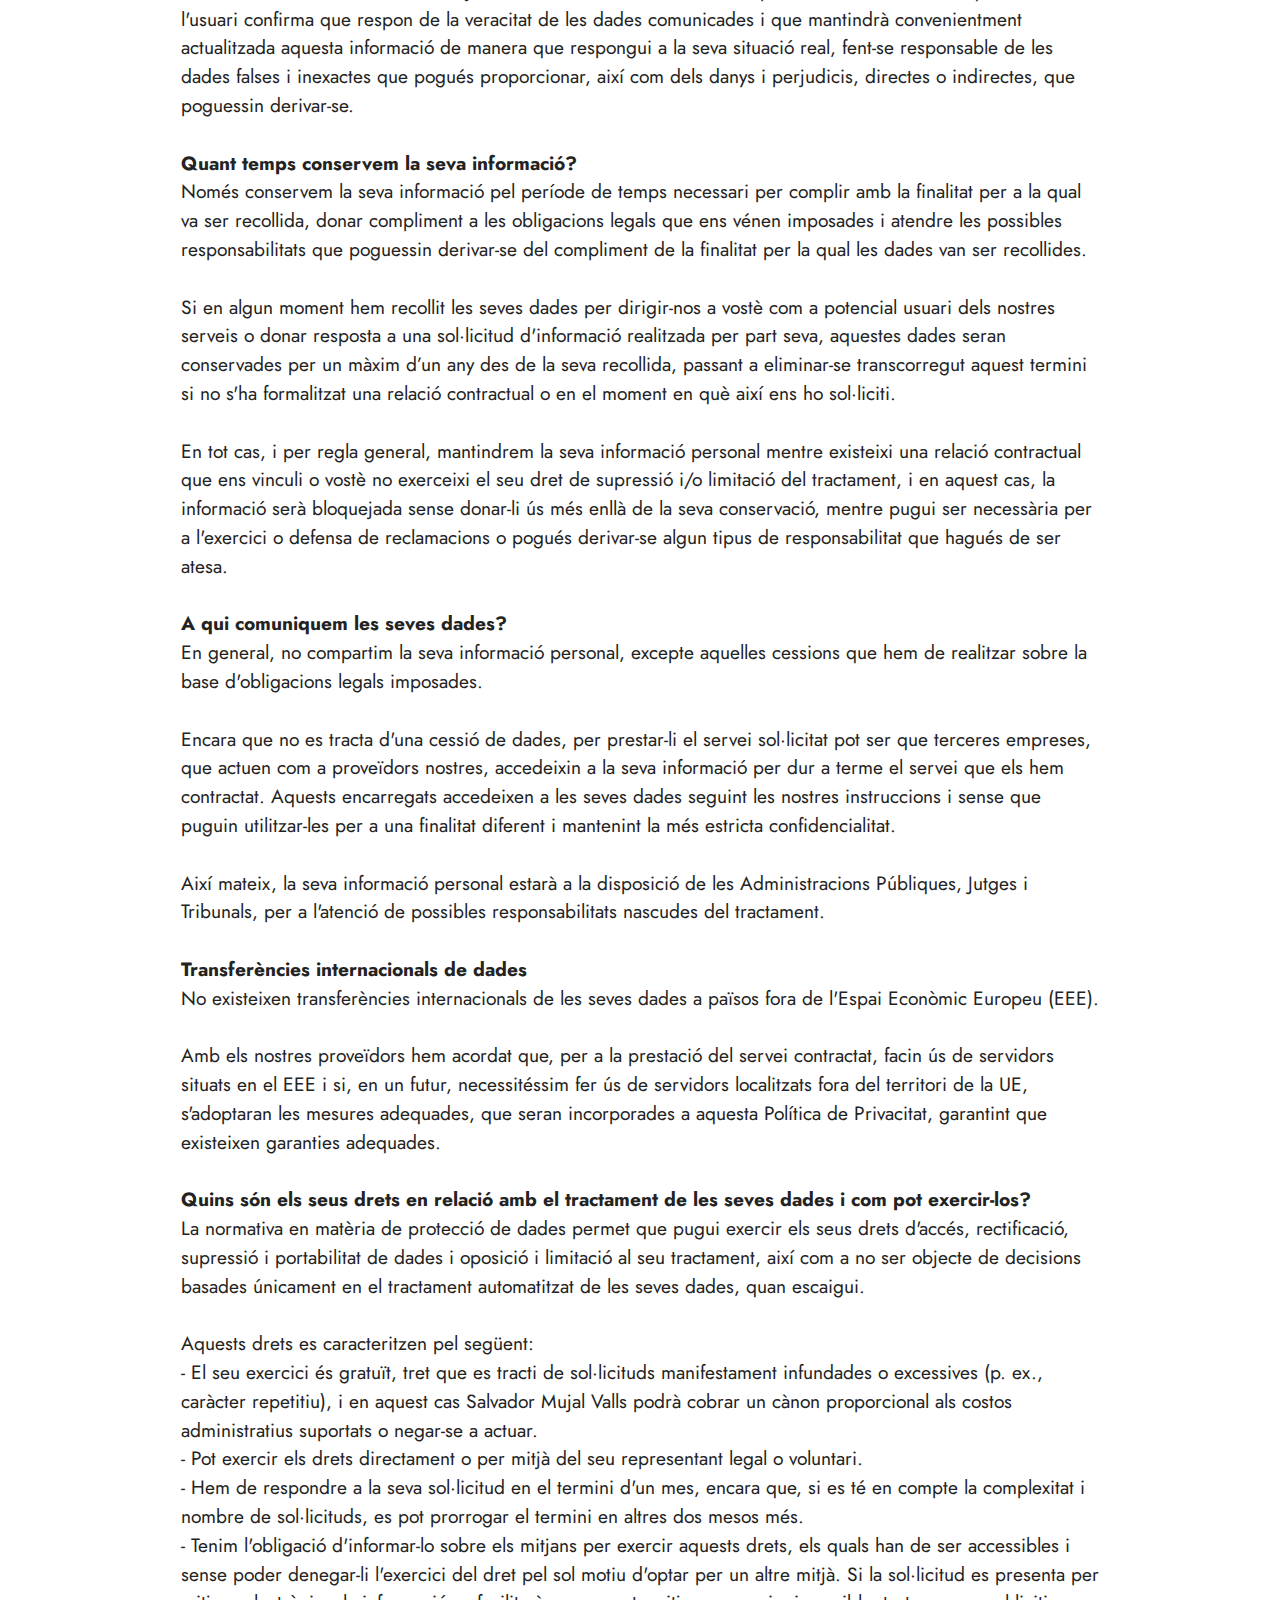
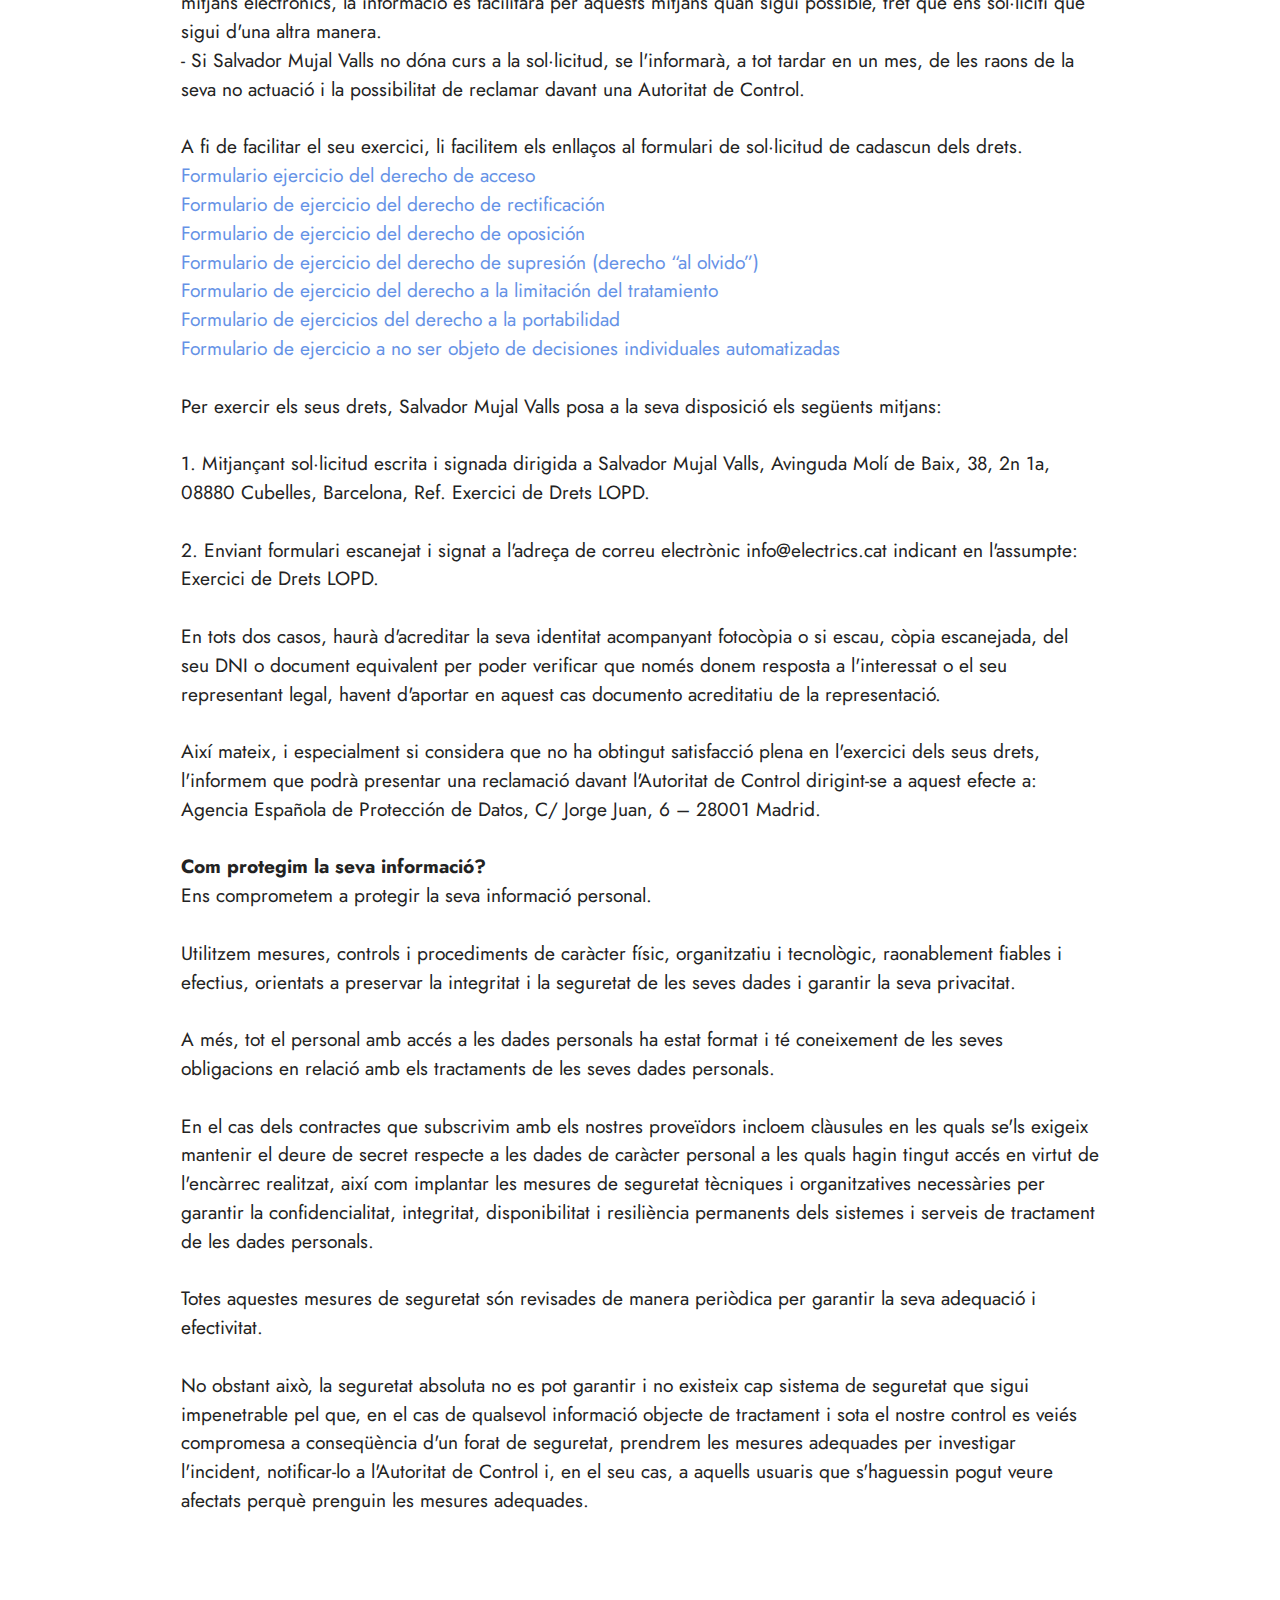
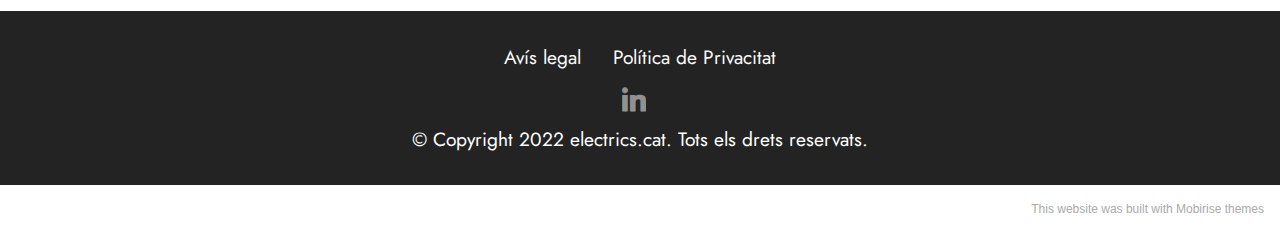
<file: privacitat.html>
<!DOCTYPE html>
<html  >
<head>
  <!-- Site made with Mobirise Website Builder v5.4.1, https://mobirise.com -->
  <meta charset="UTF-8">
  <meta http-equiv="X-UA-Compatible" content="IE=edge">
  <meta name="generator" content="Mobirise v5.4.1, mobirise.com">
  <meta name="viewport" content="width=device-width, initial-scale=1, minimum-scale=1">
  <link rel="shortcut icon" href="assets/images/logo-energy-transparent-80x80.png" type="image/x-icon">
  <meta name="description" content="Política de privacitat del lloc web">
  
  
  <title>Política de Privacitat</title>
  <link rel="stylesheet" href="assets/bootstrap/css/bootstrap.min.css">
  <link rel="stylesheet" href="assets/bootstrap/css/bootstrap-grid.min.css">
  <link rel="stylesheet" href="assets/bootstrap/css/bootstrap-reboot.min.css">
  <link rel="stylesheet" href="assets/web/assets/gdpr-plugin/gdpr-styles.css">
  <link rel="stylesheet" href="assets/dropdown/css/style.css">
  <link rel="stylesheet" href="assets/socicon/css/styles.css">
  <link rel="stylesheet" href="assets/theme/css/style.css">
  <link rel="preload" href="https://fonts.googleapis.com/css?family=Jost:100,200,300,400,500,600,700,800,900,100i,200i,300i,400i,500i,600i,700i,800i,900i&display=swap" as="style" onload="this.onload=null;this.rel='stylesheet'">
  <noscript><link rel="stylesheet" href="https://fonts.googleapis.com/css?family=Jost:100,200,300,400,500,600,700,800,900,100i,200i,300i,400i,500i,600i,700i,800i,900i&display=swap"></noscript>
  <link rel="preload" as="style" href="assets/mobirise/css/mbr-additional.css"><link rel="stylesheet" href="assets/mobirise/css/mbr-additional.css" type="text/css">
  
  
  
  
</head>
<body>
  
  <section data-bs-version="5.1" class="menu menu2 cid-sJayZ8gmb6" once="menu" id="menu2-25">
    
    <nav class="navbar navbar-dropdown navbar-fixed-top navbar-expand-lg">
        <div class="container-fluid">
            <div class="navbar-brand">
                <span class="navbar-logo">
                    <a href="http://electrics.cat">
                        <img src="assets/images/logo-energy-transparent-80x80.png" alt="Vehicles elèctrics" style="height: 3rem;">
                    </a>
                </span>
                <span class="navbar-caption-wrap"><a class="navbar-caption text-warning text-primary display-7" href="http://electrics.cat">electrics.cat</a></span>
            </div>
            <button class="navbar-toggler" type="button" data-toggle="collapse" data-bs-toggle="collapse" data-target="#navbarSupportedContent" data-bs-target="#navbarSupportedContent" aria-controls="navbarNavAltMarkup" aria-expanded="false" aria-label="Toggle navigation">
                <div class="hamburger">
                    <span></span>
                    <span></span>
                    <span></span>
                    <span></span>
                </div>
            </button>
            <div class="collapse navbar-collapse" id="navbarSupportedContent">
                <ul class="navbar-nav nav-dropdown" data-app-modern-menu="true"><li class="nav-item"><a class="nav-link link text-white text-primary display-4" href="http://electrolineres.eu" target="_blank">electrolineres.eu</a></li><li class="nav-item"><a class="nav-link link text-white display-4" href="http://puntsderecarrega.cat" target="_blank">puntsderecarrega.cat</a></li><li class="nav-item"><a class="nav-link link text-white text-primary display-4" href="http://fotolineres.cat" target="_blank">fotolineres.cat</a></li><li class="nav-item"><a class="nav-link link text-white text-primary display-4" href="http://bateries.cat" target="_blank">bateries.cat</a></li></ul>
                
                <div class="navbar-buttons mbr-section-btn"><a class="btn btn-warning display-4" href="index.html#form5-23">Contacta'ns</a></div>
            </div>
        </div>
    </nav>
</section>

<section data-bs-version="5.1" class="content5 cid-sJvc22LfzD" id="content5-2d">
    
    <div class="container">
        <div class="row justify-content-center">
            <div class="col-md-12 col-lg-10">
                
                <h4 class="mbr-section-subtitle mbr-fonts-style mb-4 display-2">Política de Privacitat</h4>
                <p class="mbr-text mbr-fonts-style display-7">Salvador Mujal Valls posa a la seva disposició a través de la pàgina web electrics.cat la present política de privacitat amb la finalitat d'informar-lo, de manera detallada, sobre com tractem les seves dades personals i protegim la seva privacitat i la informació que ens proporciona. En cas d'introduir modificacions en un futur sobre la mateixa li ho comunicarem a través de la pàgina web o a través d'altres mitjans de manera que pugui conèixer les noves condicions de privacitat introduïdes.<br>
<br>En compliment del Reglament (UE) 2016/679 del Parlament Europeu i del Consell, de 27 d'abril de 2016, General de Protecció de Dades i la Llei orgànica 3/2018, de 5 de desembre, de Protecció de Dades Personals i garantia dels drets digitals, l'informem del següent:<br>
<br><strong>Responsable del Tractament
</strong><br>Titular: Salvador Mujal Valls - NIF: 38119736L
<br>Adreça postal: Avinguda Molí de Baix, 38, 2n 1a, 08880 Cubelles, Barcelona
<br>Telèfon: 681195276 - Correu electrònic: info@electrics.cat
<br>Pàgina web: electrics.cat
<br><br><strong>Amb quina finalitat tractem les seves dades personals?
</strong><br>Recollim i tractem la seva informació personal amb caràcter general per gestionar la relació que mantenim amb vostè sent les principals finalitats que tenim identificades les següents:<br>
<br>- Gestió i contractació dels productes i serveis oferts per la nostra empresa. La base legal per al tractament de les seves dades és l’execució d’un contracte.<br>
<br>- Canalitzar les sol·licituds d'informació, suggeriments i reclamacions que ens pugui fer arribar. La base legal per al tractament de les seves dades és l'interès legítim del responsable per atendre les sol·licituds d'informació, suggeriments i reclamacions.<br>
<br>- Mantenir-lo informat sobre esdeveniments, ofertes, productes i serveis que puguin resultar del seu interès a través de diferents canals de comunicació sempre que vostè hagi prestat el seu consentiment. La base legal per al tractament de les seves dades és el seu consentiment. La persona interessada té dret a retirar el consentiment en qualsevol moment.<br>
<br><strong>Com recollim la seva informació?
</strong><br>Recollim la seva informació personal a través de diferents mitjans, però sempre serà informat en el moment de la recollida mitjançant clàusules informatives sobre el responsable del tractament, la finalitat, així com la forma en què pot exercir els drets que li assisteixen en matèria de protecció de dades.<br>
<br>En general, la informació personal que tractem es limita a dades d'identificació (nom i cognoms, domicili, DNI, telèfon i correu electrònic), serveis contractats i dades de pagament i facturació.<br>
<br>Salvador Mujal Valls utilitza xarxes socials i aquesta és una altra manera d'arribar a vostè. La informació recollida a través dels missatges i comunicacions que publica pot contenir informació personal que es troba disponible en línia i accessible al públic. Aquestes xarxes socials compten amb les seves pròpies polítiques de privacitat on s'explica com utilitzen i comparteixen la seva informació, per la qual cosa Salvador Mujal Valls li recomana que les consulti abans de fer ús d'aquestes per confirmar que està d'acord amb la forma en què la seva informació és recollida, tractada i compartida.<br><br><strong>Responsabilitat de l'usuari
</strong><br>En facilitar-nos les seves dades a través de canals electrònics, l'usuari garanteix que és major de 14 anys i que les dades facilitades a Salvador Mujal Valls són veritables, exactes, completes i actualitzades. A aquest efecte, l'usuari confirma que respon de la veracitat de les dades comunicades i que mantindrà convenientment actualitzada aquesta informació de manera que respongui a la seva situació real, fent-se responsable de les dades falses i inexactes que pogués proporcionar, així com dels danys i perjudicis, directes o indirectes, que poguessin derivar-se.<br>
<br><strong>Quant temps conservem la seva informació?
</strong><br>Només conservem la seva informació pel període de temps necessari per complir amb la finalitat per a la qual va ser recollida, donar compliment a les obligacions legals que ens vénen imposades i atendre les possibles responsabilitats que poguessin derivar-se del compliment de la finalitat per la qual les dades van ser recollides. <br><br>Si en algun moment hem recollit les seves dades per dirigir-nos a vostè com a potencial usuari dels nostres serveis o donar resposta a una sol·licitud d'informació realitzada per part seva, aquestes dades seran conservades per un màxim d’un any des de la seva recollida, passant a eliminar-se transcorregut aquest termini si no s'ha formalitzat una relació contractual o en el moment en què així ens ho sol·liciti.<br>
<br>En tot cas, i per regla general, mantindrem la seva informació personal mentre existeixi una relació contractual que ens vinculi o vostè no exerceixi el seu dret de supressió i/o limitació del tractament, i en aquest cas, la informació serà bloquejada sense donar-li ús més enllà de la seva conservació, mentre pugui ser necessària per a l'exercici o defensa de reclamacions o pogués derivar-se algun tipus de responsabilitat que hagués de ser atesa.<br>
<br><strong>A qui comuniquem les seves dades?
</strong><br>En general, no compartim la seva informació personal, excepte aquelles cessions que hem de realitzar sobre la base d'obligacions legals imposades.<br>
<br>Encara que no es tracta d'una cessió de dades, per prestar-li el servei sol·licitat pot ser que terceres empreses, que actuen com a proveïdors nostres, accedeixin a la seva informació per dur a terme el servei que els hem contractat. Aquests encarregats accedeixen a les seves dades seguint les nostres instruccions i sense que puguin utilitzar-les per a una finalitat diferent i mantenint la més estricta confidencialitat.<br>
<br>Així mateix, la seva informació personal estarà a la disposició de les Administracions Públiques, Jutges i Tribunals, per a l'atenció de possibles responsabilitats nascudes del tractament.<br>
<br><strong>Transferències internacionals de dades
</strong><br>No existeixen transferències internacionals de les seves dades a països fora de l'Espai Econòmic Europeu (EEE).
<br><br>Amb els nostres proveïdors hem acordat que, per a la prestació del servei contractat, facin ús de servidors situats en el EEE i si, en un futur, necessitéssim fer ús de servidors localitzats fora del territori de la UE, s'adoptaran les mesures adequades, que seran incorporades a aquesta Política de Privacitat, garantint que existeixen garanties adequades.
<br><br><strong>Quins són els seus drets en relació amb el tractament de les seves dades i com pot exercir-los?
</strong><br>La normativa en matèria de protecció de dades permet que pugui exercir els seus drets d'accés, rectificació, supressió i portabilitat de dades i oposició i limitació al seu tractament, així com a no ser objecte de decisions basades únicament en el tractament automatitzat de les seves dades, quan escaigui.<br>
<br>Aquests drets es caracteritzen pel següent:
<br>- El seu exercici és gratuït, tret que es tracti de sol·licituds manifestament infundades o excessives (p. ex., caràcter repetitiu), i en aquest cas Salvador Mujal Valls podrà cobrar un cànon proporcional als costos administratius suportats o negar-se a actuar.
<br>- Pot exercir els drets directament o per mitjà del seu representant legal o voluntari.
<br>- Hem de respondre a la seva sol·licitud en el termini d'un mes, encara que, si es té en compte la complexitat i nombre de sol·licituds, es pot prorrogar el termini en altres dos mesos més.
<br>- Tenim l'obligació d'informar-lo sobre els mitjans per exercir aquests drets, els quals han de ser accessibles i sense poder denegar-li l'exercici del dret pel sol motiu d'optar per un altre mitjà. Si la sol·licitud es presenta per mitjans electrònics, la informació es facilitarà per aquests mitjans quan sigui possible, tret que ens sol·liciti que sigui d'una altra manera.
<br>- Si Salvador Mujal Valls no dóna curs a la sol·licitud, se l'informarà, a tot tardar en un mes, de les raons de la seva no actuació i la possibilitat de reclamar davant una Autoritat de Control.
<br><br>A fi de facilitar el seu exercici, li facilitem els enllaços al formulari de sol·licitud de cadascun dels drets.
<br><a href="https://www.aepd.es/media/formularios/formulario-derecho-de-acceso.pdf" class="text-primary" target="_blank">Formulario ejercicio del derecho de acceso</a>
<br><a href="https://www.aepd.es/media/formularios/formulario-derecho-de-rectificacion.pdf" class="text-primary" target="_blank">Formulario de ejercicio del derecho de rectificación</a>
<br><a href="https://www.aepd.es/media/formularios/formulario-derecho-de-oposicion.pdf" class="text-primary" target="_blank">Formulario de ejercicio del derecho de oposición</a>
<br><a href="https://www.aepd.es/media/formularios/formulario-derecho-de-supresion.pdf" class="text-primary" target="_blank">Formulario de ejercicio del derecho de supresión (derecho “al olvido”)</a>
<br><a href="https://www.aepd.es/media/formularios/formulario-derecho-de-limitacion.pdf" class="text-primary" target="_blank">Formulario de ejercicio del derecho a la limitación del tratamiento</a>
<br><a href="https://www.aepd.es/media/formularios/formulario-derecho-de-portabilidad.pdf" class="text-primary" target="_blank">Formulario de ejercicios del derecho a la portabilidad</a>
<br><a href="https://www.aepd.es/media/formularios/formulario-derecho-de-oposicion-decisiones-automatizadas.pdf" class="text-primary" target="_blank">Formulario de ejercicio a no ser objeto de decisiones individuales automatizadas</a>
<br><br><empresa><adreçaweb>Per exercir els seus drets, Salvador Mujal Valls posa a la seva disposició els següents mitjans:</adreçaweb></empresa><br><empresa><adreçaweb>
<br>1. Mitjançant sol·licitud escrita i signada dirigida a Salvador Mujal Valls, Avinguda Molí de Baix, 38, 2n 1a, 08880 Cubelles, Barcelona, Ref. Exercici de Drets LOPD.</adreçaweb></empresa><br><empresa><adreçaweb>
<br>2. Enviant formulari escanejat i signat a l'adreça de correu electrònic info@electrics.cat indicant en l'assumpte: Exercici de Drets LOPD.</adreçaweb></empresa><br><empresa><adreçaweb>
<br>En tots dos casos, haurà d'acreditar la seva identitat acompanyant fotocòpia o si escau, còpia escanejada, del seu DNI o document equivalent per poder verificar que només donem resposta a l'interessat o el seu representant legal, havent d'aportar en aquest cas documento acreditatiu de la representació.</adreçaweb></empresa><br><empresa><adreçaweb>
<br>Així mateix, i especialment si considera que no ha obtingut satisfacció plena en l'exercici dels seus drets, l'informem que podrà presentar una reclamació davant l'Autoritat de Control dirigint-se a aquest efecte a: Agencia Española de Protección de Datos, C/ Jorge Juan, 6 – 28001 Madrid.</adreçaweb></empresa><br><empresa><adreçaweb>
<br><strong>Com protegim la seva informació?
</strong><br>Ens comprometem a protegir la seva informació personal.</adreçaweb></empresa><br><empresa><adreçaweb>
<br>Utilitzem mesures, controls i procediments de caràcter físic, organitzatiu i tecnològic, raonablement fiables i efectius, orientats a preservar la integritat i la seguretat de les seves dades i garantir la seva privacitat.</adreçaweb></empresa><br><empresa><adreçaweb>
<br>A més, tot el personal amb accés a les dades personals ha estat format i té coneixement de les seves obligacions en relació amb els tractaments de les seves dades personals.</adreçaweb></empresa><br><empresa><adreçaweb>
<br>En el cas dels contractes que subscrivim amb els nostres proveïdors incloem clàusules en les quals se'ls exigeix mantenir el deure de secret respecte a les dades de caràcter personal a les quals hagin tingut accés en virtut de l'encàrrec realitzat, així com implantar les mesures de seguretat tècniques i organitzatives necessàries per garantir la confidencialitat, integritat, disponibilitat i resiliència permanents dels sistemes i serveis de tractament de les dades personals.</adreçaweb></empresa><br><empresa><adreçaweb>
<br>Totes aquestes mesures de seguretat són revisades de manera periòdica per garantir la seva adequació i efectivitat.</adreçaweb></empresa><br><empresa><adreçaweb>
<br>No obstant això, la seguretat absoluta no es pot garantir i no existeix cap sistema de seguretat que sigui impenetrable pel que, en el cas de qualsevol informació objecte de tractament i sota el nostre control es veiés compromesa a conseqüència d'un forat de seguretat, prendrem les mesures adequades per investigar l'incident, notificar-lo a l'Autoritat de Control i, en el seu cas, a aquells usuaris que s'haguessin pogut veure afectats perquè prenguin les mesures adequades.<br></adreçaweb></empresa></p>
            </div>
        </div>
    </div>
</section>

<section data-bs-version="5.1" class="footer3 cid-sJaThQjqI2" once="footers" id="footer3-29">

    

    

    <div class="container">
        <div class="media-container-row align-center mbr-white">
            <div class="row row-links">
                <ul class="foot-menu">
                    
                    
                    
                    
                    
                <li class="foot-menu-item mbr-fonts-style display-7"><a href="legal.html#content5-28" class="text-white">Avís legal</a></li><li class="foot-menu-item mbr-fonts-style display-7"><a href="privacitat.html#content5-26" class="text-white">Política de Privacitat</a></li></ul>
            </div>
            <div class="row social-row">
                <div class="social-list align-right pb-2">
                    
                    
                    
                    
                    
                    
                <div class="soc-item">
                        <a href="https://www.linkedin.com/in/smujal/" target="_blank">
                            <span class="mbr-iconfont mbr-iconfont-social socicon-linkedin socicon"></span>
                        </a>
                    </div></div>
            </div>
            <div class="row row-copirayt">
                <p class="mbr-text mb-0 mbr-fonts-style mbr-white align-center display-7">
                    © Copyright 2022 electrics.cat. Tots els drets reservats.
                </p>
            </div>
        </div>
    </div>
</section><section style="background-color: #fff; font-family: -apple-system, BlinkMacSystemFont, 'Segoe UI', 'Roboto', 'Helvetica Neue', Arial, sans-serif; color:#aaa; font-size:12px; padding: 0; align-items: center; display: flex;"><a href="https://mobirise.site/l" style="flex: 1 1; height: 3rem; padding-left: 1rem;"></a><p style="flex: 0 0 auto; margin:0; padding-right:1rem;"><a href="https://mobirise.site/r" style="color:#aaa;">This website</a> was built with Mobirise themes</p></section><script src="assets/bootstrap/js/bootstrap.bundle.min.js"></script>  <script src="assets/smoothscroll/smooth-scroll.js"></script>  <script src="assets/ytplayer/index.js"></script>  <script src="assets/dropdown/js/navbar-dropdown.js"></script>  <script src="assets/theme/js/script.js"></script>  
  
  
</body>
</html>
</file>
<file: assets/web/assets/mobirise-icons2/mobirise2.css>
@font-face {
  font-family: 'Moririse2';
  font-display: swap;
  src:  url('mobirise2.eot?f2bix4');
  src:  url('mobirise2.eot?f2bix4#iefix') format('embedded-opentype'),
    url('mobirise2.ttf?f2bix4') format('truetype'),
    url('mobirise2.woff?f2bix4') format('woff'),
    url('mobirise2.svg?f2bix4#mobirise2') format('svg');
  font-weight: normal;
  font-style: normal;
}

[class^="mobi-"], [class*=" mobi-"] {
  /* use !important to prevent issues with browser extensions that change fonts */
  font-family: 'Moririse2' !important;
  speak: none;
  font-style: normal;
  font-weight: normal;
  font-variant: normal;
  text-transform: none;
  line-height: 1;

  /* Better Font Rendering =========== */
  -webkit-font-smoothing: antialiased;
  -moz-osx-font-smoothing: grayscale;
}

.mobi-mbri-add-submenu:before {
  content: "\e900";
}
.mobi-mbri-alert:before {
  content: "\e901";
}
.mobi-mbri-align-center:before {
  content: "\e902";
}
.mobi-mbri-align-justify:before {
  content: "\e903";
}
.mobi-mbri-align-left:before {
  content: "\e904";
}
.mobi-mbri-align-right:before {
  content: "\e905";
}
.mobi-mbri-android:before {
  content: "\e906";
}
.mobi-mbri-apple:before {
  content: "\e907";
}
.mobi-mbri-arrow-down:before {
  content: "\e908";
}
.mobi-mbri-arrow-next:before {
  content: "\e909";
}
.mobi-mbri-arrow-prev:before {
  content: "\e90a";
}
.mobi-mbri-arrow-up:before {
  content: "\e90b";
}
.mobi-mbri-bold:before {
  content: "\e90c";
}
.mobi-mbri-bookmark:before {
  content: "\e90d";
}
.mobi-mbri-bootstrap:before {
  content: "\e90e";
}
.mobi-mbri-briefcase:before {
  content: "\e90f";
}
.mobi-mbri-browse:before {
  content: "\e910";
}
.mobi-mbri-bulleted-list:before {
  content: "\e911";
}
.mobi-mbri-calendar:before {
  content: "\e912";
}
.mobi-mbri-camera:before {
  content: "\e913";
}
.mobi-mbri-cart-add:before {
  content: "\e914";
}
.mobi-mbri-cart-full:before {
  content: "\e915";
}
.mobi-mbri-cash:before {
  content: "\e916";
}
.mobi-mbri-change-style:before {
  content: "\e917";
}
.mobi-mbri-chat:before {
  content: "\e918";
}
.mobi-mbri-clock:before {
  content: "\e919";
}
.mobi-mbri-close:before {
  content: "\e91a";
}
.mobi-mbri-cloud:before {
  content: "\e91b";
}
.mobi-mbri-code:before {
  content: "\e91c";
}
.mobi-mbri-contact-form:before {
  content: "\e91d";
}
.mobi-mbri-credit-card:before {
  content: "\e91e";
}
.mobi-mbri-cursor-click:before {
  content: "\e91f";
}
.mobi-mbri-cust-feedback:before {
  content: "\e920";
}
.mobi-mbri-database:before {
  content: "\e921";
}
.mobi-mbri-delivery:before {
  content: "\e922";
}
.mobi-mbri-desktop:before {
  content: "\e923";
}
.mobi-mbri-devices:before {
  content: "\e924";
}
.mobi-mbri-down:before {
  content: "\e925";
}
.mobi-mbri-download-2:before {
  content: "\e926";
}
.mobi-mbri-download:before {
  content: "\e927";
}
.mobi-mbri-drag-n-drop-2:before {
  content: "\e928";
}
.mobi-mbri-drag-n-drop:before {
  content: "\e929";
}
.mobi-mbri-edit-2:before {
  content: "\e92a";
}
.mobi-mbri-edit:before {
  content: "\e92b";
}
.mobi-mbri-error:before {
  content: "\e92c";
}
.mobi-mbri-extension:before {
  content: "\e92d";
}
.mobi-mbri-features:before {
  content: "\e92e";
}
.mobi-mbri-file:before {
  content: "\e92f";
}
.mobi-mbri-flag:before {
  content: "\e930";
}
.mobi-mbri-folder:before {
  content: "\e931";
}
.mobi-mbri-gift:before {
  content: "\e932";
}
.mobi-mbri-github:before {
  content: "\e933";
}
.mobi-mbri-globe-2:before {
  content: "\e934";
}
.mobi-mbri-globe:before {
  content: "\e935";
}
.mobi-mbri-growing-chart:before {
  content: "\e936";
}
.mobi-mbri-hearth:before {
  content: "\e937";
}
.mobi-mbri-help:before {
  content: "\e938";
}
.mobi-mbri-home:before {
  content: "\e939";
}
.mobi-mbri-hot-cup:before {
  content: "\e93a";
}
.mobi-mbri-idea:before {
  content: "\e93b";
}
.mobi-mbri-image-gallery:before {
  content: "\e93c";
}
.mobi-mbri-image-slider:before {
  content: "\e93d";
}
.mobi-mbri-info:before {
  content: "\e93e";
}
.mobi-mbri-italic:before {
  content: "\e93f";
}
.mobi-mbri-key:before {
  content: "\e940";
}
.mobi-mbri-laptop:before {
  content: "\e941";
}
.mobi-mbri-layers:before {
  content: "\e942";
}
.mobi-mbri-left-right:before {
  content: "\e943";
}
.mobi-mbri-left:before {
  content: "\e944";
}
.mobi-mbri-letter:before {
  content: "\e945";
}
.mobi-mbri-like:before {
  content: "\e946";
}
.mobi-mbri-link:before {
  content: "\e947";
}
.mobi-mbri-lock:before {
  content: "\e948";
}
.mobi-mbri-login:before {
  content: "\e949";
}
.mobi-mbri-logout:before {
  content: "\e94a";
}
.mobi-mbri-magic-stick:before {
  content: "\e94b";
}
.mobi-mbri-map-pin:before {
  content: "\e94c";
}
.mobi-mbri-menu:before {
  content: "\e94d";
}
.mobi-mbri-mobile-2:before {
  content: "\e94e";
}
.mobi-mbri-mobile-horizontal:before {
  content: "\e94f";
}
.mobi-mbri-mobile:before {
  content: "\e950";
}
.mobi-mbri-mobirise:before {
  content: "\e951";
}
.mobi-mbri-more-horizontal:before {
  content: "\e952";
}
.mobi-mbri-more-vertical:before {
  content: "\e953";
}
.mobi-mbri-music:before {
  content: "\e954";
}
.mobi-mbri-new-file:before {
  content: "\e955";
}
.mobi-mbri-numbered-list:before {
  content: "\e956";
}
.mobi-mbri-opened-folder:before {
  content: "\e957";
}
.mobi-mbri-pages:before {
  content: "\e958";
}
.mobi-mbri-paper-plane:before {
  content: "\e959";
}
.mobi-mbri-paperclip:before {
  content: "\e95a";
}
.mobi-mbri-phone:before {
  content: "\e95b";
}
.mobi-mbri-photo:before {
  content: "\e95c";
}
.mobi-mbri-photos:before {
  content: "\e95d";
}
.mobi-mbri-pin:before {
  content: "\e95e";
}
.mobi-mbri-play:before {
  content: "\e95f";
}
.mobi-mbri-plus:before {
  content: "\e960";
}
.mobi-mbri-preview:before {
  content: "\e961";
}
.mobi-mbri-print:before {
  content: "\e962";
}
.mobi-mbri-protect:before {
  content: "\e963";
}
.mobi-mbri-question:before {
  content: "\e964";
}
.mobi-mbri-quote-left:before {
  content: "\e965";
}
.mobi-mbri-quote-right:before {
  content: "\e966";
}
.mobi-mbri-redo:before {
  content: "\e967";
}
.mobi-mbri-refresh:before {
  content: "\e968";
}
.mobi-mbri-responsive-2:before {
  content: "\e969";
}
.mobi-mbri-responsive:before {
  content: "\e96a";
}
.mobi-mbri-right:before {
  content: "\e96b";
}
.mobi-mbri-rocket:before {
  content: "\e96c";
}
.mobi-mbri-sad-face:before {
  content: "\e96d";
}
.mobi-mbri-sale:before {
  content: "\e96e";
}
.mobi-mbri-save:before {
  content: "\e96f";
}
.mobi-mbri-search:before {
  content: "\e970";
}
.mobi-mbri-setting-2:before {
  content: "\e971";
}
.mobi-mbri-setting-3:before {
  content: "\e972";
}
.mobi-mbri-setting:before {
  content: "\e973";
}
.mobi-mbri-share:before {
  content: "\e974";
}
.mobi-mbri-shopping-bag:before {
  content: "\e975";
}
.mobi-mbri-shopping-basket:before {
  content: "\e976";
}
.mobi-mbri-shopping-cart:before {
  content: "\e977";
}
.mobi-mbri-sites:before {
  content: "\e978";
}
.mobi-mbri-smile-face:before {
  content: "\e979";
}
.mobi-mbri-speed:before {
  content: "\e97a";
}
.mobi-mbri-star:before {
  content: "\e97b";
}
.mobi-mbri-success:before {
  content: "\e97c";
}
.mobi-mbri-sun:before {
  content: "\e97d";
}
.mobi-mbri-sun2:before {
  content: "\e97e";
}
.mobi-mbri-tablet-vertical:before {
  content: "\e97f";
}
.mobi-mbri-tablet:before {
  content: "\e980";
}
.mobi-mbri-target:before {
  content: "\e981";
}
.mobi-mbri-timer:before {
  content: "\e982";
}
.mobi-mbri-to-ftp:before {
  content: "\e983";
}
.mobi-mbri-to-local-drive:before {
  content: "\e984";
}
.mobi-mbri-touch-swipe:before {
  content: "\e985";
}
.mobi-mbri-touch:before {
  content: "\e986";
}
.mobi-mbri-trash:before {
  content: "\e987";
}
.mobi-mbri-underline:before {
  content: "\e988";
}
.mobi-mbri-undo:before {
  content: "\e989";
}
.mobi-mbri-unlink:before {
  content: "\e98a";
}
.mobi-mbri-unlock:before {
  content: "\e98b";
}
.mobi-mbri-up-down:before {
  content: "\e98c";
}
.mobi-mbri-up:before {
  content: "\e98d";
}
.mobi-mbri-update:before {
  content: "\e98e";
}
.mobi-mbri-upload-2:before {
  content: "\e98f";
}
.mobi-mbri-upload:before {
  content: "\e990";
}
.mobi-mbri-user-2:before {
  content: "\e991";
}
.mobi-mbri-user:before {
  content: "\e992";
}
.mobi-mbri-users:before {
  content: "\e993";
}
.mobi-mbri-video-play:before {
  content: "\e994";
}
.mobi-mbri-video:before {
  content: "\e995";
}
.mobi-mbri-watch:before {
  content: "\e996";
}
.mobi-mbri-website-theme-2:before {
  content: "\e997";
}
.mobi-mbri-website-theme:before {
  content: "\e998";
}
.mobi-mbri-wifi:before {
  content: "\e999";
}
.mobi-mbri-windows:before {
  content: "\e99a";
}
.mobi-mbri-zoom-in:before {
  content: "\e99b";
}
.mobi-mbri-zoom-out:before {
  content: "\e99c";
}
</file>
<file: assets/web/assets/gdpr-plugin/gdpr-styles.css>
.gdpr-block {
    padding: 10px;
    font-size: 14px;
    display: block;
    width: 100%;
    text-align: center;
}
.gdpr-block.covert {
	display: none;
}
.textGDPR {
    position: relative;
}
.gdpr-block label span.textGDPR input[name='gdpr']{
    width: 15px;
    height: 15px;
    margin: 0;
    position: absolute;
    top: 3px;
    left: -20px;
}
.gdpr-block label {
    color: #a7a7a7;
    vertical-align: middle;
    user-select: none;
    margin-bottom: 0;
}
</file>
<file: assets/dropdown/css/style.css>
.navbar-dropdown {
  left: 0;
  padding: 0;
  position: absolute;
  right: 0;
  top: 0;
  transition: all 0.45s ease;
  z-index: 1030;
  background: #282828; }
  .navbar-dropdown .navbar-logo {
    margin-right: 0.8rem;
    transition: margin 0.3s ease-in-out;
    vertical-align: middle; }
    .navbar-dropdown .navbar-logo img {
      height: 3.125rem;
      transition: all 0.3s ease-in-out; }
    .navbar-dropdown .navbar-logo.mbr-iconfont {
      font-size: 3.125rem;
      line-height: 3.125rem; }
  .navbar-dropdown .navbar-caption {
    font-weight: 700;
    white-space: normal;
    vertical-align: -4px;
    line-height: 3.125rem !important; }
    .navbar-dropdown .navbar-caption, .navbar-dropdown .navbar-caption:hover {
      color: inherit;
      text-decoration: none; }
  .navbar-dropdown .mbr-iconfont + .navbar-caption {
    vertical-align: -1px; }
  .navbar-dropdown.navbar-fixed-top {
    position: fixed; }
  .navbar-dropdown .navbar-brand span {
    vertical-align: -4px; }
  .navbar-dropdown.bg-color.transparent {
    background: none; }
  .navbar-dropdown.navbar-short .navbar-brand {
    padding: 0.625rem 0; }
    .navbar-dropdown.navbar-short .navbar-brand span {
      vertical-align: -1px; }
  .navbar-dropdown.navbar-short .navbar-caption {
    line-height: 2.375rem !important;
    vertical-align: -2px; }
  .navbar-dropdown.navbar-short .navbar-logo {
    margin-right: 0.5rem; }
    .navbar-dropdown.navbar-short .navbar-logo img {
      height: 2.375rem; }
    .navbar-dropdown.navbar-short .navbar-logo.mbr-iconfont {
      font-size: 2.375rem;
      line-height: 2.375rem; }
  .navbar-dropdown.navbar-short .mbr-table-cell {
    height: 3.625rem; }
  .navbar-dropdown .navbar-close {
    left: 0.6875rem;
    position: fixed;
    top: 0.75rem;
    z-index: 1000; }
  .navbar-dropdown .hamburger-icon {
    content: "";
    display: inline-block;
    vertical-align: middle;
    width: 16px;
    -webkit-box-shadow: 0 -6px 0 1px #282828,0 0 0 1px #282828,0 6px 0 1px #282828;
    -moz-box-shadow: 0 -6px 0 1px #282828,0 0 0 1px #282828,0 6px 0 1px #282828;
    box-shadow: 0 -6px 0 1px #282828,0 0 0 1px #282828,0 6px 0 1px #282828; }

.dropdown-menu .dropdown-toggle[data-toggle="dropdown-submenu"]::after {
  border-bottom: 0.35em solid transparent;
  border-left: 0.35em solid;
  border-right: 0;
  border-top: 0.35em solid transparent;
  margin-left: 0.3rem; }

.dropdown-menu .dropdown-item:focus {
  outline: 0; }

.nav-dropdown {
  font-size: 0.75rem;
  font-weight: 500;
  height: auto !important; }
  .nav-dropdown .nav-btn {
    padding-left: 1rem; }
  .nav-dropdown .link {
    margin: .667em 1.667em;
    font-weight: 500;
    padding: 0;
    transition: color .2s ease-in-out; }
    .nav-dropdown .link.dropdown-toggle {
      margin-right: 2.583em; }
      .nav-dropdown .link.dropdown-toggle::after {
        margin-left: .25rem;
        border-top: 0.35em solid;
        border-right: 0.35em solid transparent;
        border-left: 0.35em solid transparent;
        border-bottom: 0; }
      .nav-dropdown .link.dropdown-toggle[aria-expanded="true"] {
        margin: 0;
        padding: 0.667em 3.263em  0.667em 1.667em; }
  .nav-dropdown .link::after,
  .nav-dropdown .dropdown-item::after {
    color: inherit; }
  .nav-dropdown .btn {
    font-size: 0.75rem;
    font-weight: 700;
    letter-spacing: 0;
    margin-bottom: 0;
    padding-left: 1.25rem;
    padding-right: 1.25rem; }
  .nav-dropdown .dropdown-menu {
    border-radius: 0;
    border: 0;
    left: 0;
    margin: 0;
    padding-bottom: 1.25rem;
    padding-top: 1.25rem;
    position: relative; }
  .nav-dropdown .dropdown-submenu {
    margin-left: 0.125rem;
    top: 0; }
  .nav-dropdown .dropdown-item {
    font-weight: 500;
    line-height: 2;
    padding: 0.3846em 4.615em 0.3846em 1.5385em;
    position: relative;
    transition: color .2s ease-in-out, background-color .2s ease-in-out; }
    .nav-dropdown .dropdown-item::after {
      margin-top: -0.3077em;
      position: absolute;
      right: 1.1538em;
      top: 50%; }
    .nav-dropdown .dropdown-item:focus, .nav-dropdown .dropdown-item:hover {
      background: none; }

@media (max-width: 767px) {
  .nav-dropdown.navbar-toggleable-sm {
    bottom: 0;
    display: none;
    left: 0;
    overflow-x: hidden;
    position: fixed;
    top: 0;
    transform: translateX(-100%);
    -ms-transform: translateX(-100%);
    -webkit-transform: translateX(-100%);
    width: 18.75rem;
    z-index: 999; } }
.nav-dropdown.navbar-toggleable-xl {
  bottom: 0;
  display: none;
  left: 0;
  overflow-x: hidden;
  position: fixed;
  top: 0;
  transform: translateX(-100%);
  -ms-transform: translateX(-100%);
  -webkit-transform: translateX(-100%);
  width: 18.75rem;
  z-index: 999; }

.nav-dropdown-sm {
  display: block !important;
  overflow-x: hidden;
  overflow: auto;
  padding-top: 3.875rem; }
  .nav-dropdown-sm::after {
    content: "";
    display: block;
    height: 3rem;
    width: 100%; }
  .nav-dropdown-sm.collapse.in ~ .navbar-close {
    display: block !important; }
  .nav-dropdown-sm.collapsing, .nav-dropdown-sm.collapse.in {
    transform: translateX(0);
    -ms-transform: translateX(0);
    -webkit-transform: translateX(0);
    transition: all 0.25s ease-out;
    -webkit-transition: all 0.25s ease-out;
    background: #282828; }
  .nav-dropdown-sm.collapsing[aria-expanded="false"] {
    transform: translateX(-100%);
    -ms-transform: translateX(-100%);
    -webkit-transform: translateX(-100%); }
  .nav-dropdown-sm .nav-item {
    display: block;
    margin-left: 0 !important;
    padding-left: 0; }
  .nav-dropdown-sm .link,
  .nav-dropdown-sm .dropdown-item {
    border-top: 1px dotted rgba(255, 255, 255, 0.1);
    font-size: 0.8125rem;
    line-height: 1.6;
    margin: 0 !important;
    padding: 0.875rem 2.4rem 0.875rem 1.5625rem !important;
    position: relative;
    white-space: normal; }
    .nav-dropdown-sm .link:focus, .nav-dropdown-sm .link:hover,
    .nav-dropdown-sm .dropdown-item:focus,
    .nav-dropdown-sm .dropdown-item:hover {
      background: rgba(0, 0, 0, 0.2) !important;
      color: #c0a375; }
  .nav-dropdown-sm .nav-btn {
    position: relative;
    padding: 1.5625rem 1.5625rem 0 1.5625rem; }
    .nav-dropdown-sm .nav-btn::before {
      border-top: 1px dotted rgba(255, 255, 255, 0.1);
      content: "";
      left: 0;
      position: absolute;
      top: 0;
      width: 100%; }
    .nav-dropdown-sm .nav-btn + .nav-btn {
      padding-top: 0.625rem; }
      .nav-dropdown-sm .nav-btn + .nav-btn::before {
        display: none; }
  .nav-dropdown-sm .btn {
    padding: 0.625rem 0; }
  .nav-dropdown-sm .dropdown-toggle[data-toggle="dropdown-submenu"]::after {
    margin-left: .25rem;
    border-top: 0.35em solid;
    border-right: 0.35em solid transparent;
    border-left: 0.35em solid transparent;
    border-bottom: 0; }
  .nav-dropdown-sm .dropdown-toggle[data-toggle="dropdown-submenu"][aria-expanded="true"]::after {
    border-top: 0;
    border-right: 0.35em solid transparent;
    border-left: 0.35em solid transparent;
    border-bottom: 0.35em solid; }
  .nav-dropdown-sm .dropdown-menu {
    margin: 0;
    padding: 0;
    position: relative;
    top: 0;
    left: 0;
    width: 100%;
    border: 0;
    float: none;
    border-radius: 0;
    background: none; }
  .nav-dropdown-sm .dropdown-submenu {
    left: 100%;
    margin-left: 0.125rem;
    margin-top: -1.25rem;
    top: 0; }

.navbar-toggleable-sm .nav-dropdown .dropdown-menu {
  position: absolute; }

.navbar-toggleable-sm .nav-dropdown .dropdown-submenu {
  left: 100%;
  margin-left: 0.125rem;
  margin-top: -1.25rem;
  top: 0; }

.navbar-toggleable-sm.opened .nav-dropdown .dropdown-menu {
  position: relative; }

.navbar-toggleable-sm.opened .nav-dropdown .dropdown-submenu {
  left: 0;
  margin-left: 00rem;
  margin-top: 0rem;
  top: 0; }

.is-builder .nav-dropdown.collapsing {
  transition: none !important; }
</file>
<file: assets/socicon/css/styles.css>
@charset "UTF-8";

@font-face {
  font-family: 'Socicon';
  src:  url('../fonts/socicon.eot');
  src:  url('../fonts/socicon.eot?#iefix') format('embedded-opentype'),
    url('../fonts/socicon.woff2') format('woff2'),
    url('../fonts/socicon.ttf') format('truetype'),
    url('../fonts/socicon.woff') format('woff'),
    url('../fonts/socicon.svg#socicon') format('svg');
  font-weight: normal;
  font-style: normal;
  font-display: swap;
}

[data-icon]:before {
  font-family: "socicon" !important;
  content: attr(data-icon);
  font-style: normal !important;
  font-weight: normal !important;
  font-variant: normal !important;
  text-transform: none !important;
  speak: none;
  line-height: 1;
  -webkit-font-smoothing: antialiased;
  -moz-osx-font-smoothing: grayscale;
}

[class^="socicon-"], [class*=" socicon-"] {
  /* use !important to prevent issues with browser extensions that change fonts */
  font-family: 'Socicon' !important;
  speak: none;
  font-style: normal;
  font-weight: normal;
  font-variant: normal;
  text-transform: none;
  line-height: 1;

  /* Better Font Rendering =========== */
  -webkit-font-smoothing: antialiased;
  -moz-osx-font-smoothing: grayscale;
}

.socicon-eitaa:before {
  content: "\e97c";
}
.socicon-soroush:before {
  content: "\e97d";
}
.socicon-bale:before {
  content: "\e97e";
}
.socicon-zazzle:before {
  content: "\e97b";
}
.socicon-society6:before {
  content: "\e97a";
}
.socicon-redbubble:before {
  content: "\e979";
}
.socicon-avvo:before {
  content: "\e978";
}
.socicon-stitcher:before {
  content: "\e977";
}
.socicon-googlehangouts:before {
  content: "\e974";
}
.socicon-dlive:before {
  content: "\e975";
}
.socicon-vsco:before {
  content: "\e976";
}
.socicon-flipboard:before {
  content: "\e973";
}
.socicon-ubuntu:before {
  content: "\e958";
}
.socicon-artstation:before {
  content: "\e959";
}
.socicon-invision:before {
  content: "\e95a";
}
.socicon-torial:before {
  content: "\e95b";
}
.socicon-collectorz:before {
  content: "\e95c";
}
.socicon-seenthis:before {
  content: "\e95d";
}
.socicon-googleplaymusic:before {
  content: "\e95e";
}
.socicon-debian:before {
  content: "\e95f";
}
.socicon-filmfreeway:before {
  content: "\e960";
}
.socicon-gnome:before {
  content: "\e961";
}
.socicon-itchio:before {
  content: "\e962";
}
.socicon-jamendo:before {
  content: "\e963";
}
.socicon-mix:before {
  content: "\e964";
}
.socicon-sharepoint:before {
  content: "\e965";
}
.socicon-tinder:before {
  content: "\e966";
}
.socicon-windguru:before {
  content: "\e967";
}
.socicon-cdbaby:before {
  content: "\e968";
}
.socicon-elementaryos:before {
  content: "\e969";
}
.socicon-stage32:before {
  content: "\e96a";
}
.socicon-tiktok:before {
  content: "\e96b";
}
.socicon-gitter:before {
  content: "\e96c";
}
.socicon-letterboxd:before {
  content: "\e96d";
}
.socicon-threema:before {
  content: "\e96e";
}
.socicon-splice:before {
  content: "\e96f";
}
.socicon-metapop:before {
  content: "\e970";
}
.socicon-naver:before {
  content: "\e971";
}
.socicon-remote:before {
  content: "\e972";
}
.socicon-internet:before {
  content: "\e957";
}
.socicon-moddb:before {
  content: "\e94b";
}
.socicon-indiedb:before {
  content: "\e94c";
}
.socicon-traxsource:before {
  content: "\e94d";
}
.socicon-gamefor:before {
  content: "\e94e";
}
.socicon-pixiv:before {
  content: "\e94f";
}
.socicon-myanimelist:before {
  content: "\e950";
}
.socicon-blackberry:before {
  content: "\e951";
}
.socicon-wickr:before {
  content: "\e952";
}
.socicon-spip:before {
  content: "\e953";
}
.socicon-napster:before {
  content: "\e954";
}
.socicon-beatport:before {
  content: "\e955";
}
.socicon-hackerone:before {
  content: "\e956";
}
.socicon-hackernews:before {
  content: "\e946";
}
.socicon-smashwords:before {
  content: "\e947";
}
.socicon-kobo:before {
  content: "\e948";
}
.socicon-bookbub:before {
  content: "\e949";
}
.socicon-mailru:before {
  content: "\e94a";
}
.socicon-gitlab:before {
  content: "\e945";
}
.socicon-instructables:before {
  content: "\e944";
}
.socicon-portfolio:before {
  content: "\e943";
}
.socicon-codered:before {
  content: "\e940";
}
.socicon-origin:before {
  content: "\e941";
}
.socicon-nextdoor:before {
  content: "\e942";
}
.socicon-udemy:before {
  content: "\e93f";
}
.socicon-livemaster:before {
  content: "\e93e";
}
.socicon-crunchbase:before {
  content: "\e93b";
}
.socicon-homefy:before {
  content: "\e93c";
}
.socicon-calendly:before {
  content: "\e93d";
}
.socicon-realtor:before {
  content: "\e90f";
}
.socicon-tidal:before {
  content: "\e910";
}
.socicon-qobuz:before {
  content: "\e911";
}
.socicon-natgeo:before {
  content: "\e912";
}
.socicon-mastodon:before {
  content: "\e913";
}
.socicon-unsplash:before {
  content: "\e914";
}
.socicon-homeadvisor:before {
  content: "\e915";
}
.socicon-angieslist:before {
  content: "\e916";
}
.socicon-codepen:before {
  content: "\e917";
}
.socicon-slack:before {
  content: "\e918";
}
.socicon-openaigym:before {
  content: "\e919";
}
.socicon-logmein:before {
  content: "\e91a";
}
.socicon-fiverr:before {
  content: "\e91b";
}
.socicon-gotomeeting:before {
  content: "\e91c";
}
.socicon-aliexpress:before {
  content: "\e91d";
}
.socicon-guru:before {
  content: "\e91e";
}
.socicon-appstore:before {
  content: "\e91f";
}
.socicon-homes:before {
  content: "\e920";
}
.socicon-zoom:before {
  content: "\e921";
}
.socicon-alibaba:before {
  content: "\e922";
}
.socicon-craigslist:before {
  content: "\e923";
}
.socicon-wix:before {
  content: "\e924";
}
.socicon-redfin:before {
  content: "\e925";
}
.socicon-googlecalendar:before {
  content: "\e926";
}
.socicon-shopify:before {
  content: "\e927";
}
.socicon-freelancer:before {
  content: "\e928";
}
.socicon-seedrs:before {
  content: "\e929";
}
.socicon-bing:before {
  content: "\e92a";
}
.socicon-doodle:before {
  content: "\e92b";
}
.socicon-bonanza:before {
  content: "\e92c";
}
.socicon-squarespace:before {
  content: "\e92d";
}
.socicon-toptal:before {
  content: "\e92e";
}
.socicon-gust:before {
  content: "\e92f";
}
.socicon-ask:before {
  content: "\e930";
}
.socicon-trulia:before {
  content: "\e931";
}
.socicon-loomly:before {
  content: "\e932";
}
.socicon-ghost:before {
  content: "\e933";
}
.socicon-upwork:before {
  content: "\e934";
}
.socicon-fundable:before {
  content: "\e935";
}
.socicon-booking:before {
  content: "\e936";
}
.socicon-googlemaps:before {
  content: "\e937";
}
.socicon-zillow:before {
  content: "\e938";
}
.socicon-niconico:before {
  content: "\e939";
}
.socicon-toneden:before {
  content: "\e93a";
}
.socicon-augment:before {
  content: "\e908";
}
.socicon-bitbucket:before {
  content: "\e909";
}
.socicon-fyuse:before {
  content: "\e90a";
}
.socicon-yt-gaming:before {
  content: "\e90b";
}
.socicon-sketchfab:before {
  content: "\e90c";
}
.socicon-mobcrush:before {
  content: "\e90d";
}
.socicon-microsoft:before {
  content: "\e90e";
}
.socicon-pandora:before {
  content: "\e907";
}
.socicon-messenger:before {
  content: "\e906";
}
.socicon-gamewisp:before {
  content: "\e905";
}
.socicon-bloglovin:before {
  content: "\e904";
}
.socicon-tunein:before {
  content: "\e903";
}
.socicon-gamejolt:before {
  content: "\e901";
}
.socicon-trello:before {
  content: "\e902";
}
.socicon-spreadshirt:before {
  content: "\e900";
}
.socicon-500px:before {
  content: "\e000";
}
.socicon-8tracks:before {
  content: "\e001";
}
.socicon-airbnb:before {
  content: "\e002";
}
.socicon-alliance:before {
  content: "\e003";
}
.socicon-amazon:before {
  content: "\e004";
}
.socicon-amplement:before {
  content: "\e005";
}
.socicon-android:before {
  content: "\e006";
}
.socicon-angellist:before {
  content: "\e007";
}
.socicon-apple:before {
  content: "\e008";
}
.socicon-appnet:before {
  content: "\e009";
}
.socicon-baidu:before {
  content: "\e00a";
}
.socicon-bandcamp:before {
  content: "\e00b";
}
.socicon-battlenet:before {
  content: "\e00c";
}
.socicon-mixer:before {
  content: "\e00d";
}
.socicon-bebee:before {
  content: "\e00e";
}
.socicon-bebo:before {
  content: "\e00f";
}
.socicon-behance:before {
  content: "\e010";
}
.socicon-blizzard:before {
  content: "\e011";
}
.socicon-blogger:before {
  content: "\e012";
}
.socicon-buffer:before {
  content: "\e013";
}
.socicon-chrome:before {
  content: "\e014";
}
.socicon-coderwall:before {
  content: "\e015";
}
.socicon-curse:before {
  content: "\e016";
}
.socicon-dailymotion:before {
  content: "\e017";
}
.socicon-deezer:before {
  content: "\e018";
}
.socicon-delicious:before {
  content: "\e019";
}
.socicon-deviantart:before {
  content: "\e01a";
}
.socicon-diablo:before {
  content: "\e01b";
}
.socicon-digg:before {
  content: "\e01c";
}
.socicon-discord:before {
  content: "\e01d";
}
.socicon-disqus:before {
  content: "\e01e";
}
.socicon-douban:before {
  content: "\e01f";
}
.socicon-draugiem:before {
  content: "\e020";
}
.socicon-dribbble:before {
  content: "\e021";
}
.socicon-drupal:before {
  content: "\e022";
}
.socicon-ebay:before {
  content: "\e023";
}
.socicon-ello:before {
  content: "\e024";
}
.socicon-endomodo:before {
  content: "\e025";
}
.socicon-envato:before {
  content: "\e026";
}
.socicon-etsy:before {
  content: "\e027";
}
.socicon-facebook:before {
  content: "\e028";
}
.socicon-feedburner:before {
  content: "\e029";
}
.socicon-filmweb:before {
  content: "\e02a";
}
.socicon-firefox:before {
  content: "\e02b";
}
.socicon-flattr:before {
  content: "\e02c";
}
.socicon-flickr:before {
  content: "\e02d";
}
.socicon-formulr:before {
  content: "\e02e";
}
.socicon-forrst:before {
  content: "\e02f";
}
.socicon-foursquare:before {
  content: "\e030";
}
.socicon-friendfeed:before {
  content: "\e031";
}
.socicon-github:before {
  content: "\e032";
}
.socicon-goodreads:before {
  content: "\e033";
}
.socicon-google:before {
  content: "\e034";
}
.socicon-googlescholar:before {
  content: "\e035";
}
.socicon-googlegroups:before {
  content: "\e036";
}
.socicon-googlephotos:before {
  content: "\e037";
}
.socicon-googleplus:before {
  content: "\e038";
}
.socicon-grooveshark:before {
  content: "\e039";
}
.socicon-hackerrank:before {
  content: "\e03a";
}
.socicon-hearthstone:before {
  content: "\e03b";
}
.socicon-hellocoton:before {
  content: "\e03c";
}
.socicon-heroes:before {
  content: "\e03d";
}
.socicon-smashcast:before {
  content: "\e03e";
}
.socicon-horde:before {
  content: "\e03f";
}
.socicon-houzz:before {
  content: "\e040";
}
.socicon-icq:before {
  content: "\e041";
}
.socicon-identica:before {
  content: "\e042";
}
.socicon-imdb:before {
  content: "\e043";
}
.socicon-instagram:before {
  content: "\e044";
}
.socicon-issuu:before {
  content: "\e045";
}
.socicon-istock:before {
  content: "\e046";
}
.socicon-itunes:before {
  content: "\e047";
}
.socicon-keybase:before {
  content: "\e048";
}
.socicon-lanyrd:before {
  content: "\e049";
}
.socicon-lastfm:before {
  content: "\e04a";
}
.socicon-line:before {
  content: "\e04b";
}
.socicon-linkedin:before {
  content: "\e04c";
}
.socicon-livejournal:before {
  content: "\e04d";
}
.socicon-lyft:before {
  content: "\e04e";
}
.socicon-macos:before {
  content: "\e04f";
}
.socicon-mail:before {
  content: "\e050";
}
.socicon-medium:before {
  content: "\e051";
}
.socicon-meetup:before {
  content: "\e052";
}
.socicon-mixcloud:before {
  content: "\e053";
}
.socicon-modelmayhem:before {
  content: "\e054";
}
.socicon-mumble:before {
  content: "\e055";
}
.socicon-myspace:before {
  content: "\e056";
}
.socicon-newsvine:before {
  content: "\e057";
}
.socicon-nintendo:before {
  content: "\e058";
}
.socicon-npm:before {
  content: "\e059";
}
.socicon-odnoklassniki:before {
  content: "\e05a";
}
.socicon-openid:before {
  content: "\e05b";
}
.socicon-opera:before {
  content: "\e05c";
}
.socicon-outlook:before {
  content: "\e05d";
}
.socicon-overwatch:before {
  content: "\e05e";
}
.socicon-patreon:before {
  content: "\e05f";
}
.socicon-paypal:before {
  content: "\e060";
}
.socicon-periscope:before {
  content: "\e061";
}
.socicon-persona:before {
  content: "\e062";
}
.socicon-pinterest:before {
  content: "\e063";
}
.socicon-play:before {
  content: "\e064";
}
.socicon-player:before {
  content: "\e065";
}
.socicon-playstation:before {
  content: "\e066";
}
.socicon-pocket:before {
  content: "\e067";
}
.socicon-qq:before {
  content: "\e068";
}
.socicon-quora:before {
  content: "\e069";
}
.socicon-raidcall:before {
  content: "\e06a";
}
.socicon-ravelry:before {
  content: "\e06b";
}
.socicon-reddit:before {
  content: "\e06c";
}
.socicon-renren:before {
  content: "\e06d";
}
.socicon-researchgate:before {
  content: "\e06e";
}
.socicon-residentadvisor:before {
  content: "\e06f";
}
.socicon-reverbnation:before {
  content: "\e070";
}
.socicon-rss:before {
  content: "\e071";
}
.socicon-sharethis:before {
  content: "\e072";
}
.socicon-skype:before {
  content: "\e073";
}
.socicon-slideshare:before {
  content: "\e074";
}
.socicon-smugmug:before {
  content: "\e075";
}
.socicon-snapchat:before {
  content: "\e076";
}
.socicon-songkick:before {
  content: "\e077";
}
.socicon-soundcloud:before {
  content: "\e078";
}
.socicon-spotify:before {
  content: "\e079";
}
.socicon-stackexchange:before {
  content: "\e07a";
}
.socicon-stackoverflow:before {
  content: "\e07b";
}
.socicon-starcraft:before {
  content: "\e07c";
}
.socicon-stayfriends:before {
  content: "\e07d";
}
.socicon-steam:before {
  content: "\e07e";
}
.socicon-storehouse:before {
  content: "\e07f";
}
.socicon-strava:before {
  content: "\e080";
}
.socicon-streamjar:before {
  content: "\e081";
}
.socicon-stumbleupon:before {
  content: "\e082";
}
.socicon-swarm:before {
  content: "\e083";
}
.socicon-teamspeak:before {
  content: "\e084";
}
.socicon-teamviewer:before {
  content: "\e085";
}
.socicon-technorati:before {
  content: "\e086";
}
.socicon-telegram:before {
  content: "\e087";
}
.socicon-tripadvisor:before {
  content: "\e088";
}
.socicon-tripit:before {
  content: "\e089";
}
.socicon-triplej:before {
  content: "\e08a";
}
.socicon-tumblr:before {
  content: "\e08b";
}
.socicon-twitch:before {
  content: "\e08c";
}
.socicon-twitter:before {
  content: "\e08d";
}
.socicon-uber:before {
  content: "\e08e";
}
.socicon-ventrilo:before {
  content: "\e08f";
}
.socicon-viadeo:before {
  content: "\e090";
}
.socicon-viber:before {
  content: "\e091";
}
.socicon-viewbug:before {
  content: "\e092";
}
.socicon-vimeo:before {
  content: "\e093";
}
.socicon-vine:before {
  content: "\e094";
}
.socicon-vkontakte:before {
  content: "\e095";
}
.socicon-warcraft:before {
  content: "\e096";
}
.socicon-wechat:before {
  content: "\e097";
}
.socicon-weibo:before {
  content: "\e098";
}
.socicon-whatsapp:before {
  content: "\e099";
}
.socicon-wikipedia:before {
  content: "\e09a";
}
.socicon-windows:before {
  content: "\e09b";
}
.socicon-wordpress:before {
  content: "\e09c";
}
.socicon-wykop:before {
  content: "\e09d";
}
.socicon-xbox:before {
  content: "\e09e";
}
.socicon-xing:before {
  content: "\e09f";
}
.socicon-yahoo:before {
  content: "\e0a0";
}
.socicon-yammer:before {
  content: "\e0a1";
}
.socicon-yandex:before {
  content: "\e0a2";
}
.socicon-yelp:before {
  content: "\e0a3";
}
.socicon-younow:before {
  content: "\e0a4";
}
.socicon-youtube:before {
  content: "\e0a5";
}
.socicon-zapier:before {
  content: "\e0a6";
}
.socicon-zerply:before {
  content: "\e0a7";
}
.socicon-zomato:before {
  content: "\e0a8";
}
.socicon-zynga:before {
  content: "\e0a9";
}
</file>
<file: assets/theme/css/style.css>
@charset "UTF-8";
section {
  background-color: #ffffff;
}

body {
  font-style: normal;
  line-height: 1.5;
  font-weight: 400;
  color: #232323;
  position: relative;
}

button {
  background-color: transparent;
  border-color: transparent;
}

section,
.container,
.container-fluid {
  position: relative;
  word-wrap: break-word;
}

a.mbr-iconfont:hover {
  text-decoration: none;
}

.article .lead p,
.article .lead ul,
.article .lead ol,
.article .lead pre,
.article .lead blockquote {
  margin-bottom: 0;
}

a {
  font-style: normal;
  font-weight: 400;
  cursor: pointer;
}
a, a:hover {
  text-decoration: none;
}

.mbr-section-title {
  font-style: normal;
  line-height: 1.3;
}

.mbr-section-subtitle {
  line-height: 1.3;
}

.mbr-text {
  font-style: normal;
  line-height: 1.7;
}

h1,
h2,
h3,
h4,
h5,
h6,
.display-1,
.display-2,
.display-4,
.display-5,
.display-7,
span,
p,
a {
  line-height: 1;
  word-break: break-word;
  word-wrap: break-word;
  font-weight: 400;
}

b,
strong {
  font-weight: bold;
}

input:-webkit-autofill, input:-webkit-autofill:hover, input:-webkit-autofill:focus, input:-webkit-autofill:active {
  transition-delay: 9999s;
  -webkit-transition-property: background-color, color;
  transition-property: background-color, color;
}

textarea[type=hidden] {
  display: none;
}

section {
  background-position: 50% 50%;
  background-repeat: no-repeat;
  background-size: cover;
}
section .mbr-background-video,
section .mbr-background-video-preview {
  position: absolute;
  bottom: 0;
  left: 0;
  right: 0;
  top: 0;
}

.hidden {
  visibility: hidden;
}

.mbr-z-index20 {
  z-index: 20;
}

/*! Base colors */
.mbr-white {
  color: #ffffff;
}

.mbr-black {
  color: #111111;
}

.mbr-bg-white {
  background-color: #ffffff;
}

.mbr-bg-black {
  background-color: #000000;
}

/*! Text-aligns */
.align-left {
  text-align: left;
}

.align-center {
  text-align: center;
}

.align-right {
  text-align: right;
}

/*! Font-weight  */
.mbr-light {
  font-weight: 300;
}

.mbr-regular {
  font-weight: 400;
}

.mbr-semibold {
  font-weight: 500;
}

.mbr-bold {
  font-weight: 700;
}

/*! Media  */
.media-content {
  flex-basis: 100%;
}

.media-container-row {
  display: flex;
  flex-direction: row;
  flex-wrap: wrap;
  justify-content: center;
  align-content: center;
  align-items: start;
}
.media-container-row .media-size-item {
  width: 400px;
}

.media-container-column {
  display: flex;
  flex-direction: column;
  flex-wrap: wrap;
  justify-content: center;
  align-content: center;
  align-items: stretch;
}
.media-container-column > * {
  width: 100%;
}

@media (min-width: 992px) {
  .media-container-row {
    flex-wrap: nowrap;
  }
}
figure {
  margin-bottom: 0;
  overflow: hidden;
}

figure[mbr-media-size] {
  transition: width 0.1s;
}

img,
iframe {
  display: block;
  width: 100%;
}

.card {
  background-color: transparent;
  border: none;
}

.card-box {
  width: 100%;
}

.card-img {
  text-align: center;
  flex-shrink: 0;
  -webkit-flex-shrink: 0;
}

.media {
  max-width: 100%;
  margin: 0 auto;
}

.mbr-figure {
  align-self: center;
}

.media-container > div {
  max-width: 100%;
}

.mbr-figure img,
.card-img img {
  width: 100%;
}

@media (max-width: 991px) {
  .media-size-item {
    width: auto !important;
  }

  .media {
    width: auto;
  }

  .mbr-figure {
    width: 100% !important;
  }
}
/*! Buttons */
.mbr-section-btn {
  margin-left: -0.6rem;
  margin-right: -0.6rem;
  font-size: 0;
}

.btn {
  font-weight: 600;
  border-width: 1px;
  font-style: normal;
  margin: 0.6rem 0.6rem;
  white-space: normal;
  transition: all 0.2s ease-in-out;
  display: inline-flex;
  align-items: center;
  justify-content: center;
  word-break: break-word;
}

.btn-sm {
  font-weight: 600;
  letter-spacing: 0px;
  transition: all 0.3s ease-in-out;
}

.btn-md {
  font-weight: 600;
  letter-spacing: 0px;
  transition: all 0.3s ease-in-out;
}

.btn-lg {
  font-weight: 600;
  letter-spacing: 0px;
  transition: all 0.3s ease-in-out;
}

.btn-form {
  margin: 0;
}
.btn-form:hover {
  cursor: pointer;
}

nav .mbr-section-btn {
  margin-left: 0rem;
  margin-right: 0rem;
}

/*! Btn icon margin */
.btn .mbr-iconfont,
.btn.btn-sm .mbr-iconfont {
  order: 1;
  cursor: pointer;
  margin-left: 0.5rem;
  vertical-align: sub;
}

.btn.btn-md .mbr-iconfont,
.btn.btn-md .mbr-iconfont {
  margin-left: 0.8rem;
}

.mbr-regular {
  font-weight: 400;
}

.mbr-semibold {
  font-weight: 500;
}

.mbr-bold {
  font-weight: 700;
}

[type=submit] {
  -webkit-appearance: none;
}

/*! Full-screen */
.mbr-fullscreen .mbr-overlay {
  min-height: 100vh;
}

.mbr-fullscreen {
  display: flex;
  display: -moz-flex;
  display: -ms-flex;
  display: -o-flex;
  align-items: center;
  min-height: 100vh;
  padding-top: 3rem;
  padding-bottom: 3rem;
}

/*! Map */
.map {
  height: 25rem;
  position: relative;
}
.map iframe {
  width: 100%;
  height: 100%;
}

/*! Scroll to top arrow */
.mbr-arrow-up {
  bottom: 25px;
  right: 90px;
  position: fixed;
  text-align: right;
  z-index: 5000;
  color: #ffffff;
  font-size: 22px;
}

.mbr-arrow-up a {
  background: rgba(0, 0, 0, 0.2);
  border-radius: 50%;
  color: #fff;
  display: inline-block;
  height: 60px;
  width: 60px;
  border: 2px solid #fff;
  outline-style: none !important;
  position: relative;
  text-decoration: none;
  transition: all 0.3s ease-in-out;
  cursor: pointer;
  text-align: center;
}
.mbr-arrow-up a:hover {
  background-color: rgba(0, 0, 0, 0.4);
}
.mbr-arrow-up a i {
  line-height: 60px;
}

.mbr-arrow-up-icon {
  display: block;
  color: #fff;
}

.mbr-arrow-up-icon::before {
  content: "›";
  display: inline-block;
  font-family: serif;
  font-size: 22px;
  line-height: 1;
  font-style: normal;
  position: relative;
  top: 6px;
  left: -4px;
  transform: rotate(-90deg);
}

/*! Arrow Down */
.mbr-arrow {
  position: absolute;
  bottom: 45px;
  left: 50%;
  width: 60px;
  height: 60px;
  cursor: pointer;
  background-color: rgba(80, 80, 80, 0.5);
  border-radius: 50%;
  transform: translateX(-50%);
}
@media (max-width: 767px) {
  .mbr-arrow {
    display: none;
  }
}
.mbr-arrow > a {
  display: inline-block;
  text-decoration: none;
  outline-style: none;
  -webkit-animation: arrowdown 1.7s ease-in-out infinite;
          animation: arrowdown 1.7s ease-in-out infinite;
  color: #ffffff;
}
.mbr-arrow > a > i {
  position: absolute;
  top: -2px;
  left: 15px;
  font-size: 2rem;
}

#scrollToTop a i::before {
  content: "";
  position: absolute;
  display: block;
  border-bottom: 2.5px solid #fff;
  border-left: 2.5px solid #fff;
  width: 27.8%;
  height: 27.8%;
  left: 50%;
  top: 51%;
  transform: translateY(-30%) translateX(-50%) rotate(135deg);
}

@keyframes arrowdown {
  0% {
    transform: translateY(0px);
  }
  50% {
    transform: translateY(-5px);
  }
  100% {
    transform: translateY(0px);
  }
}
@-webkit-keyframes arrowdown {
  0% {
    transform: translateY(0px);
  }
  50% {
    transform: translateY(-5px);
  }
  100% {
    transform: translateY(0px);
  }
}
@media (max-width: 500px) {
  .mbr-arrow-up {
    left: 0;
    right: 0;
    text-align: center;
  }
}
/*Gradients animation*/
@keyframes gradient-animation {
  from {
    background-position: 0% 100%;
    -webkit-animation-timing-function: ease-in-out;
            animation-timing-function: ease-in-out;
  }
  to {
    background-position: 100% 0%;
    -webkit-animation-timing-function: ease-in-out;
            animation-timing-function: ease-in-out;
  }
}
@-webkit-keyframes gradient-animation {
  from {
    background-position: 0% 100%;
    -webkit-animation-timing-function: ease-in-out;
            animation-timing-function: ease-in-out;
  }
  to {
    background-position: 100% 0%;
    -webkit-animation-timing-function: ease-in-out;
            animation-timing-function: ease-in-out;
  }
}
.bg-gradient {
  background-size: 200% 200%;
  animation: gradient-animation 5s infinite alternate;
  -webkit-animation: gradient-animation 5s infinite alternate;
}

.menu .navbar-brand {
  display: -webkit-flex;
}
.menu .navbar-brand span {
  display: flex;
  display: -webkit-flex;
}
.menu .navbar-brand .navbar-caption-wrap {
  display: -webkit-flex;
}
.menu .navbar-brand .navbar-logo img {
  display: -webkit-flex;
  width: auto;
}
@media (min-width: 768px) and (max-width: 991px) {
  .menu .navbar-toggleable-sm .navbar-nav {
    display: -ms-flexbox;
  }
}
@media (max-width: 991px) {
  .menu .navbar-collapse {
    max-height: 93.5vh;
  }
  .menu .navbar-collapse.show {
    overflow: auto;
  }
}
@media (min-width: 992px) {
  .menu .navbar-nav.nav-dropdown {
    display: -webkit-flex;
  }
  .menu .navbar-toggleable-sm .navbar-collapse {
    display: -webkit-flex !important;
  }
  .menu .collapsed .navbar-collapse {
    max-height: 93.5vh;
  }
  .menu .collapsed .navbar-collapse.show {
    overflow: auto;
  }
}
@media (max-width: 767px) {
  .menu .navbar-collapse {
    max-height: 80vh;
  }
}

.nav-link .mbr-iconfont {
  margin-right: 0.5rem;
}

.navbar {
  display: -webkit-flex;
  -webkit-flex-wrap: wrap;
  -webkit-align-items: center;
  -webkit-justify-content: space-between;
}

.navbar-collapse {
  -webkit-flex-basis: 100%;
  -webkit-flex-grow: 1;
  -webkit-align-items: center;
}

.nav-dropdown .link {
  padding: 0.667em 1.667em !important;
  margin: 0 !important;
}

.nav {
  display: -webkit-flex;
  -webkit-flex-wrap: wrap;
}

.row {
  display: -webkit-flex;
  -webkit-flex-wrap: wrap;
}

.justify-content-center {
  -webkit-justify-content: center;
}

.form-inline {
  display: -webkit-flex;
}

.card-wrapper {
  -webkit-flex: 1;
}

.carousel-control {
  z-index: 10;
  display: -webkit-flex;
}

.carousel-controls {
  display: -webkit-flex;
}

.media {
  display: -webkit-flex;
}

.form-group:focus {
  outline: none;
}

.jq-selectbox__select {
  padding: 7px 0;
  position: relative;
}

.jq-selectbox__dropdown {
  overflow: hidden;
  border-radius: 10px;
  position: absolute;
  top: 100%;
  left: 0 !important;
  width: 100% !important;
}

.jq-selectbox__trigger-arrow {
  right: 0;
  transform: translateY(-50%);
}

.jq-selectbox li {
  padding: 1.07em 0.5em;
}

input[type=range] {
  padding-left: 0 !important;
  padding-right: 0 !important;
}

.modal-dialog,
.modal-content {
  height: 100%;
}

.modal-dialog .carousel-inner {
  height: calc(100vh - 1.75rem);
}
@media (max-width: 575px) {
  .modal-dialog .carousel-inner {
    height: calc(100vh - 1rem);
  }
}

.carousel-item {
  text-align: center;
}

.carousel-item img {
  margin: auto;
}

.navbar-toggler {
  align-self: flex-start;
  padding: 0.25rem 0.75rem;
  font-size: 1.25rem;
  line-height: 1;
  background: transparent;
  border: 1px solid transparent;
  border-radius: 0.25rem;
}

.navbar-toggler:focus,
.navbar-toggler:hover {
  text-decoration: none;
  box-shadow: none;
}

.navbar-toggler-icon {
  display: inline-block;
  width: 1.5em;
  height: 1.5em;
  vertical-align: middle;
  content: "";
  background: no-repeat center center;
  background-size: 100% 100%;
}

.navbar-toggler-left {
  position: absolute;
  left: 1rem;
}

.navbar-toggler-right {
  position: absolute;
  right: 1rem;
}

.card-img {
  width: auto;
}

.menu .navbar.collapsed:not(.beta-menu) {
  flex-direction: column;
}

.carousel-item.active,
.carousel-item-next,
.carousel-item-prev {
  display: flex;
}

.note-air-layout .dropup .dropdown-menu,
.note-air-layout .navbar-fixed-bottom .dropdown .dropdown-menu {
  bottom: initial !important;
}

html,
body {
  height: auto;
  min-height: 100vh;
}

.dropup .dropdown-toggle::after {
  display: none;
}

.form-asterisk {
  font-family: initial;
  position: absolute;
  top: -2px;
  font-weight: normal;
}

.form-control-label {
  position: relative;
  cursor: pointer;
  margin-bottom: 0.357em;
  padding: 0;
}

.alert {
  color: #ffffff;
  border-radius: 0;
  border: 0;
  font-size: 1.1rem;
  line-height: 1.5;
  margin-bottom: 1.875rem;
  padding: 1.25rem;
  position: relative;
  text-align: center;
}
.alert.alert-form::after {
  background-color: inherit;
  bottom: -7px;
  content: "";
  display: block;
  height: 14px;
  left: 50%;
  margin-left: -7px;
  position: absolute;
  transform: rotate(45deg);
  width: 14px;
}

.form-control {
  background-color: #ffffff;
  background-clip: border-box;
  color: #232323;
  line-height: 1rem !important;
  height: auto;
  padding: 0.6rem 1.2rem;
  transition: border-color 0.25s ease 0s;
  border: 1px solid transparent !important;
  border-radius: 4px;
  box-shadow: rgba(0, 0, 0, 0.07) 0px 1px 1px 0px, rgba(0, 0, 0, 0.07) 0px 1px 3px 0px, rgba(0, 0, 0, 0.03) 0px 0px 0px 1px;
}
.form-active .form-control:invalid {
  border-color: red;
}

form .row {
  margin-left: -0.6rem;
  margin-right: -0.6rem;
}
form .row [class*=col] {
  padding-left: 0.6rem;
  padding-right: 0.6rem;
}

form .mbr-section-btn {
  margin: 0;
  padding-left: 0.6rem;
  padding-right: 0.6rem;
}

form .btn {
  display: flex;
  padding: 0.6rem 1.2rem;
  margin: 0;
}

form .form-check-input {
  margin-top: 0.5;
}

textarea.form-control {
  line-height: 1.5rem !important;
}

.form-group {
  margin-bottom: 1.2rem;
}

.form-control,
form .btn {
  min-height: 48px;
}

.gdpr-block label span.textGDPR input[name=gdpr] {
  top: 7px;
}

.form-control:focus {
  box-shadow: none;
}

:focus {
  outline: none;
}

.mbr-overlay {
  background-color: #000;
  bottom: 0;
  left: 0;
  opacity: 0.5;
  position: absolute;
  right: 0;
  top: 0;
  z-index: 0;
  pointer-events: none;
}

blockquote {
  font-style: italic;
  padding: 3rem;
  font-size: 1.09rem;
  position: relative;
  border-left: 3px solid;
}

ul,
ol,
pre,
blockquote {
  margin-bottom: 2.3125rem;
}

.mt-4 {
  margin-top: 2rem !important;
}

.mb-4 {
  margin-bottom: 2rem !important;
}

@media (min-width: 992px) {
  .container {
    padding-left: 16px;
    padding-right: 16px;
  }

  .row {
    margin-left: -16px;
    margin-right: -16px;
  }
  .row > [class*=col] {
    padding-left: 16px;
    padding-right: 16px;
  }
}
@media (min-width: 768px) {
  .container-fluid {
    padding-left: 32px;
    padding-right: 32px;
  }
}
@media (min-width: 768px) and (max-width: 991px) {
  .mbr-container {
    padding-left: 32px;
    padding-right: 32px;
  }
}
@media (max-width: 767px) {
  .mbr-container {
    padding-left: 16px;
    padding-right: 16px;
  }
}
.card-wrapper,
.item-wrapper {
  overflow: hidden;
}

.app-video-wrapper > img {
  opacity: 1;
}

.item {
  position: relative;
}

.dropdown-menu .dropdown-menu {
  left: 100%;
}

.dropdown-item + .dropdown-menu {
  display: none;
}

.dropdown-item:hover + .dropdown-menu,
.dropdown-menu:hover {
  display: block;
}.engine {
	position: absolute;
	text-indent: -2400px;
	text-align: center;
	padding: 0;
	top: 0;
	left: -2400px;
}
</file>
<file: assets/mobirise/css/mbr-additional.css>
body {
  font-family: Jost;
}
.display-1 {
  font-family: 'Jost', sans-serif;
  font-size: 4.6rem;
  line-height: 1.1;
}
.display-1 > .mbr-iconfont {
  font-size: 5.75rem;
}
.display-2 {
  font-family: 'Jost', sans-serif;
  font-size: 3rem;
  line-height: 1.1;
}
.display-2 > .mbr-iconfont {
  font-size: 3.75rem;
}
.display-4 {
  font-family: 'Jost', sans-serif;
  font-size: 1.1rem;
  line-height: 1.5;
}
.display-4 > .mbr-iconfont {
  font-size: 1.375rem;
}
.display-5 {
  font-family: 'Jost', sans-serif;
  font-size: 2rem;
  line-height: 1.5;
}
.display-5 > .mbr-iconfont {
  font-size: 2.5rem;
}
.display-7 {
  font-family: 'Jost', sans-serif;
  font-size: 1.2rem;
  line-height: 1.5;
}
.display-7 > .mbr-iconfont {
  font-size: 1.5rem;
}
/* ---- Fluid typography for mobile devices ---- */
/* 1.4 - font scale ratio ( bootstrap == 1.42857 ) */
/* 100vw - current viewport width */
/* (48 - 20)  48 == 48rem == 768px, 20 == 20rem == 320px(minimal supported viewport) */
/* 0.65 - min scale variable, may vary */
@media (max-width: 992px) {
  .display-1 {
    font-size: 3.68rem;
  }
}
@media (max-width: 768px) {
  .display-1 {
    font-size: 3.22rem;
    font-size: calc( 2.26rem + (4.6 - 2.26) * ((100vw - 20rem) / (48 - 20)));
    line-height: calc( 1.1 * (2.26rem + (4.6 - 2.26) * ((100vw - 20rem) / (48 - 20))));
  }
  .display-2 {
    font-size: 2.4rem;
    font-size: calc( 1.7rem + (3 - 1.7) * ((100vw - 20rem) / (48 - 20)));
    line-height: calc( 1.3 * (1.7rem + (3 - 1.7) * ((100vw - 20rem) / (48 - 20))));
  }
  .display-4 {
    font-size: 0.88rem;
    font-size: calc( 1.0350000000000001rem + (1.1 - 1.0350000000000001) * ((100vw - 20rem) / (48 - 20)));
    line-height: calc( 1.4 * (1.0350000000000001rem + (1.1 - 1.0350000000000001) * ((100vw - 20rem) / (48 - 20))));
  }
  .display-5 {
    font-size: 1.6rem;
    font-size: calc( 1.35rem + (2 - 1.35) * ((100vw - 20rem) / (48 - 20)));
    line-height: calc( 1.4 * (1.35rem + (2 - 1.35) * ((100vw - 20rem) / (48 - 20))));
  }
  .display-7 {
    font-size: 0.96rem;
    font-size: calc( 1.07rem + (1.2 - 1.07) * ((100vw - 20rem) / (48 - 20)));
    line-height: calc( 1.4 * (1.07rem + (1.2 - 1.07) * ((100vw - 20rem) / (48 - 20))));
  }
}
/* Buttons */
.btn {
  padding: 0.6rem 1.2rem;
  border-radius: 4px;
}
.btn-sm {
  padding: 0.6rem 1.2rem;
  border-radius: 4px;
}
.btn-md {
  padding: 0.6rem 1.2rem;
  border-radius: 4px;
}
.btn-lg {
  padding: 1rem 2.6rem;
  border-radius: 4px;
}
.bg-primary {
  background-color: #6592e6 !important;
}
.bg-success {
  background-color: #40b0bf !important;
}
.bg-info {
  background-color: #47b5ed !important;
}
.bg-warning {
  background-color: #ffe161 !important;
}
.bg-danger {
  background-color: #ff9966 !important;
}
.btn-primary,
.btn-primary:active {
  background-color: #6592e6 !important;
  border-color: #6592e6 !important;
  color: #ffffff !important;
  box-shadow: 0 2px 2px 0 rgba(0, 0, 0, 0.2);
}
.btn-primary:hover,
.btn-primary:focus,
.btn-primary.focus,
.btn-primary.active {
  color: #ffffff !important;
  background-color: #2260d2 !important;
  border-color: #2260d2 !important;
  box-shadow: 0 2px 5px 0 rgba(0, 0, 0, 0.2);
}
.btn-primary.disabled,
.btn-primary:disabled {
  color: #ffffff !important;
  background-color: #2260d2 !important;
  border-color: #2260d2 !important;
}
.btn-secondary,
.btn-secondary:active {
  background-color: #ff6666 !important;
  border-color: #ff6666 !important;
  color: #ffffff !important;
  box-shadow: 0 2px 2px 0 rgba(0, 0, 0, 0.2);
}
.btn-secondary:hover,
.btn-secondary:focus,
.btn-secondary.focus,
.btn-secondary.active {
  color: #ffffff !important;
  background-color: #ff0f0f !important;
  border-color: #ff0f0f !important;
  box-shadow: 0 2px 5px 0 rgba(0, 0, 0, 0.2);
}
.btn-secondary.disabled,
.btn-secondary:disabled {
  color: #ffffff !important;
  background-color: #ff0f0f !important;
  border-color: #ff0f0f !important;
}
.btn-info,
.btn-info:active {
  background-color: #47b5ed !important;
  border-color: #47b5ed !important;
  color: #ffffff !important;
  box-shadow: 0 2px 2px 0 rgba(0, 0, 0, 0.2);
}
.btn-info:hover,
.btn-info:focus,
.btn-info.focus,
.btn-info.active {
  color: #ffffff !important;
  background-color: #148cca !important;
  border-color: #148cca !important;
  box-shadow: 0 2px 5px 0 rgba(0, 0, 0, 0.2);
}
.btn-info.disabled,
.btn-info:disabled {
  color: #ffffff !important;
  background-color: #148cca !important;
  border-color: #148cca !important;
}
.btn-success,
.btn-success:active {
  background-color: #40b0bf !important;
  border-color: #40b0bf !important;
  color: #ffffff !important;
  box-shadow: 0 2px 2px 0 rgba(0, 0, 0, 0.2);
}
.btn-success:hover,
.btn-success:focus,
.btn-success.focus,
.btn-success.active {
  color: #ffffff !important;
  background-color: #2a747e !important;
  border-color: #2a747e !important;
  box-shadow: 0 2px 5px 0 rgba(0, 0, 0, 0.2);
}
.btn-success.disabled,
.btn-success:disabled {
  color: #ffffff !important;
  background-color: #2a747e !important;
  border-color: #2a747e !important;
}
.btn-warning,
.btn-warning:active {
  background-color: #ffe161 !important;
  border-color: #ffe161 !important;
  color: #614f00 !important;
  box-shadow: 0 2px 2px 0 rgba(0, 0, 0, 0.2);
}
.btn-warning:hover,
.btn-warning:focus,
.btn-warning.focus,
.btn-warning.active {
  color: #0a0800 !important;
  background-color: #ffd10a !important;
  border-color: #ffd10a !important;
  box-shadow: 0 2px 5px 0 rgba(0, 0, 0, 0.2);
}
.btn-warning.disabled,
.btn-warning:disabled {
  color: #614f00 !important;
  background-color: #ffd10a !important;
  border-color: #ffd10a !important;
}
.btn-danger,
.btn-danger:active {
  background-color: #ff9966 !important;
  border-color: #ff9966 !important;
  color: #ffffff !important;
  box-shadow: 0 2px 2px 0 rgba(0, 0, 0, 0.2);
}
.btn-danger:hover,
.btn-danger:focus,
.btn-danger.focus,
.btn-danger.active {
  color: #ffffff !important;
  background-color: #ff5f0f !important;
  border-color: #ff5f0f !important;
  box-shadow: 0 2px 5px 0 rgba(0, 0, 0, 0.2);
}
.btn-danger.disabled,
.btn-danger:disabled {
  color: #ffffff !important;
  background-color: #ff5f0f !important;
  border-color: #ff5f0f !important;
}
.btn-white,
.btn-white:active {
  background-color: #fafafa !important;
  border-color: #fafafa !important;
  color: #7a7a7a !important;
  box-shadow: 0 2px 2px 0 rgba(0, 0, 0, 0.2);
}
.btn-white:hover,
.btn-white:focus,
.btn-white.focus,
.btn-white.active {
  color: #4f4f4f !important;
  background-color: #cfcfcf !important;
  border-color: #cfcfcf !important;
  box-shadow: 0 2px 5px 0 rgba(0, 0, 0, 0.2);
}
.btn-white.disabled,
.btn-white:disabled {
  color: #7a7a7a !important;
  background-color: #cfcfcf !important;
  border-color: #cfcfcf !important;
}
.btn-black,
.btn-black:active {
  background-color: #232323 !important;
  border-color: #232323 !important;
  color: #ffffff !important;
  box-shadow: 0 2px 2px 0 rgba(0, 0, 0, 0.2);
}
.btn-black:hover,
.btn-black:focus,
.btn-black.focus,
.btn-black.active {
  color: #ffffff !important;
  background-color: #000000 !important;
  border-color: #000000 !important;
  box-shadow: 0 2px 5px 0 rgba(0, 0, 0, 0.2);
}
.btn-black.disabled,
.btn-black:disabled {
  color: #ffffff !important;
  background-color: #000000 !important;
  border-color: #000000 !important;
}
.btn-primary-outline,
.btn-primary-outline:active {
  background-color: transparent !important;
  border-color: transparent;
  color: #6592e6;
}
.btn-primary-outline:hover,
.btn-primary-outline:focus,
.btn-primary-outline.focus,
.btn-primary-outline.active {
  color: #2260d2 !important;
  background-color: transparent!important;
  border-color: transparent!important;
  box-shadow: none!important;
}
.btn-primary-outline.disabled,
.btn-primary-outline:disabled {
  color: #ffffff !important;
  background-color: #6592e6 !important;
  border-color: #6592e6 !important;
}
.btn-secondary-outline,
.btn-secondary-outline:active {
  background-color: transparent !important;
  border-color: transparent;
  color: #ff6666;
}
.btn-secondary-outline:hover,
.btn-secondary-outline:focus,
.btn-secondary-outline.focus,
.btn-secondary-outline.active {
  color: #ff0f0f !important;
  background-color: transparent!important;
  border-color: transparent!important;
  box-shadow: none!important;
}
.btn-secondary-outline.disabled,
.btn-secondary-outline:disabled {
  color: #ffffff !important;
  background-color: #ff6666 !important;
  border-color: #ff6666 !important;
}
.btn-info-outline,
.btn-info-outline:active {
  background-color: transparent !important;
  border-color: transparent;
  color: #47b5ed;
}
.btn-info-outline:hover,
.btn-info-outline:focus,
.btn-info-outline.focus,
.btn-info-outline.active {
  color: #148cca !important;
  background-color: transparent!important;
  border-color: transparent!important;
  box-shadow: none!important;
}
.btn-info-outline.disabled,
.btn-info-outline:disabled {
  color: #ffffff !important;
  background-color: #47b5ed !important;
  border-color: #47b5ed !important;
}
.btn-success-outline,
.btn-success-outline:active {
  background-color: transparent !important;
  border-color: transparent;
  color: #40b0bf;
}
.btn-success-outline:hover,
.btn-success-outline:focus,
.btn-success-outline.focus,
.btn-success-outline.active {
  color: #2a747e !important;
  background-color: transparent!important;
  border-color: transparent!important;
  box-shadow: none!important;
}
.btn-success-outline.disabled,
.btn-success-outline:disabled {
  color: #ffffff !important;
  background-color: #40b0bf !important;
  border-color: #40b0bf !important;
}
.btn-warning-outline,
.btn-warning-outline:active {
  background-color: transparent !important;
  border-color: transparent;
  color: #ffe161;
}
.btn-warning-outline:hover,
.btn-warning-outline:focus,
.btn-warning-outline.focus,
.btn-warning-outline.active {
  color: #ffd10a !important;
  background-color: transparent!important;
  border-color: transparent!important;
  box-shadow: none!important;
}
.btn-warning-outline.disabled,
.btn-warning-outline:disabled {
  color: #614f00 !important;
  background-color: #ffe161 !important;
  border-color: #ffe161 !important;
}
.btn-danger-outline,
.btn-danger-outline:active {
  background-color: transparent !important;
  border-color: transparent;
  color: #ff9966;
}
.btn-danger-outline:hover,
.btn-danger-outline:focus,
.btn-danger-outline.focus,
.btn-danger-outline.active {
  color: #ff5f0f !important;
  background-color: transparent!important;
  border-color: transparent!important;
  box-shadow: none!important;
}
.btn-danger-outline.disabled,
.btn-danger-outline:disabled {
  color: #ffffff !important;
  background-color: #ff9966 !important;
  border-color: #ff9966 !important;
}
.btn-black-outline,
.btn-black-outline:active {
  background-color: transparent !important;
  border-color: transparent;
  color: #232323;
}
.btn-black-outline:hover,
.btn-black-outline:focus,
.btn-black-outline.focus,
.btn-black-outline.active {
  color: #000000 !important;
  background-color: transparent!important;
  border-color: transparent!important;
  box-shadow: none!important;
}
.btn-black-outline.disabled,
.btn-black-outline:disabled {
  color: #ffffff !important;
  background-color: #232323 !important;
  border-color: #232323 !important;
}
.btn-white-outline,
.btn-white-outline:active {
  background-color: transparent !important;
  border-color: transparent;
  color: #fafafa;
}
.btn-white-outline:hover,
.btn-white-outline:focus,
.btn-white-outline.focus,
.btn-white-outline.active {
  color: #cfcfcf !important;
  background-color: transparent!important;
  border-color: transparent!important;
  box-shadow: none!important;
}
.btn-white-outline.disabled,
.btn-white-outline:disabled {
  color: #7a7a7a !important;
  background-color: #fafafa !important;
  border-color: #fafafa !important;
}
.text-primary {
  color: #6592e6 !important;
}
.text-secondary {
  color: #ff6666 !important;
}
.text-success {
  color: #40b0bf !important;
}
.text-info {
  color: #47b5ed !important;
}
.text-warning {
  color: #ffe161 !important;
}
.text-danger {
  color: #ff9966 !important;
}
.text-white {
  color: #fafafa !important;
}
.text-black {
  color: #232323 !important;
}
a.text-primary:hover,
a.text-primary:focus,
a.text-primary.active {
  color: #205ac5 !important;
}
a.text-secondary:hover,
a.text-secondary:focus,
a.text-secondary.active {
  color: #ff0000 !important;
}
a.text-success:hover,
a.text-success:focus,
a.text-success.active {
  color: #266a73 !important;
}
a.text-info:hover,
a.text-info:focus,
a.text-info.active {
  color: #1283bc !important;
}
a.text-warning:hover,
a.text-warning:focus,
a.text-warning.active {
  color: #facb00 !important;
}
a.text-danger:hover,
a.text-danger:focus,
a.text-danger.active {
  color: #ff5500 !important;
}
a.text-white:hover,
a.text-white:focus,
a.text-white.active {
  color: #c7c7c7 !important;
}
a.text-black:hover,
a.text-black:focus,
a.text-black.active {
  color: #000000 !important;
}
a[class*="text-"]:not(.nav-link):not(.dropdown-item):not([role]):not(.navbar-caption) {
  position: relative;
  background-image: transparent;
  background-size: 10000px 2px;
  background-repeat: no-repeat;
  background-position: 0px 1.2em;
  background-position: -10000px 1.2em;
}
a[class*="text-"]:not(.nav-link):not(.dropdown-item):not([role]):not(.navbar-caption):hover {
  transition: background-position 2s ease-in-out;
  background-image: linear-gradient(currentColor 50%, currentColor 50%);
  background-position: 0px 1.2em;
}
.nav-tabs .nav-link.active {
  color: #6592e6;
}
.nav-tabs .nav-link:not(.active) {
  color: #232323;
}
.alert-success {
  background-color: #70c770;
}
.alert-info {
  background-color: #47b5ed;
}
.alert-warning {
  background-color: #ffe161;
}
.alert-danger {
  background-color: #ff9966;
}
.mbr-gallery-filter li.active .btn {
  background-color: #6592e6;
  border-color: #6592e6;
  color: #ffffff;
}
.mbr-gallery-filter li.active .btn:focus {
  box-shadow: none;
}
a,
a:hover {
  color: #6592e6;
}
.mbr-plan-header.bg-primary .mbr-plan-subtitle,
.mbr-plan-header.bg-primary .mbr-plan-price-desc {
  color: #ffffff;
}
.mbr-plan-header.bg-success .mbr-plan-subtitle,
.mbr-plan-header.bg-success .mbr-plan-price-desc {
  color: #a0d8df;
}
.mbr-plan-header.bg-info .mbr-plan-subtitle,
.mbr-plan-header.bg-info .mbr-plan-price-desc {
  color: #ffffff;
}
.mbr-plan-header.bg-warning .mbr-plan-subtitle,
.mbr-plan-header.bg-warning .mbr-plan-price-desc {
  color: #ffffff;
}
.mbr-plan-header.bg-danger .mbr-plan-subtitle,
.mbr-plan-header.bg-danger .mbr-plan-price-desc {
  color: #ffffff;
}
/* Scroll to top button*/
.scrollToTop_wraper {
  display: none;
}
.form-control {
  font-family: 'Jost', sans-serif;
  font-size: 1.1rem;
  line-height: 1.5;
  font-weight: 400;
}
.form-control > .mbr-iconfont {
  font-size: 1.375rem;
}
.form-control:hover,
.form-control:focus {
  box-shadow: rgba(0, 0, 0, 0.07) 0px 1px 1px 0px, rgba(0, 0, 0, 0.07) 0px 1px 3px 0px, rgba(0, 0, 0, 0.03) 0px 0px 0px 1px;
  border-color: #6592e6 !important;
}
.form-control:-webkit-input-placeholder {
  font-family: 'Jost', sans-serif;
  font-size: 1.1rem;
  line-height: 1.5;
  font-weight: 400;
}
.form-control:-webkit-input-placeholder > .mbr-iconfont {
  font-size: 1.375rem;
}
blockquote {
  border-color: #6592e6;
}
/* Forms */
.jq-selectbox li:hover,
.jq-selectbox li.selected {
  background-color: #6592e6;
  color: #ffffff;
}
.jq-number__spin {
  transition: 0.25s ease;
}
.jq-number__spin:hover {
  border-color: #6592e6;
}
.jq-selectbox .jq-selectbox__trigger-arrow,
.jq-number__spin.minus:after,
.jq-number__spin.plus:after {
  transition: 0.4s;
  border-top-color: #353535;
  border-bottom-color: #353535;
}
.jq-selectbox:hover .jq-selectbox__trigger-arrow,
.jq-number__spin.minus:hover:after,
.jq-number__spin.plus:hover:after {
  border-top-color: #6592e6;
  border-bottom-color: #6592e6;
}
.xdsoft_datetimepicker .xdsoft_calendar td.xdsoft_default,
.xdsoft_datetimepicker .xdsoft_calendar td.xdsoft_current,
.xdsoft_datetimepicker .xdsoft_timepicker .xdsoft_time_box > div > div.xdsoft_current {
  color: #ffffff !important;
  background-color: #6592e6 !important;
  box-shadow: none !important;
}
.xdsoft_datetimepicker .xdsoft_calendar td:hover,
.xdsoft_datetimepicker .xdsoft_timepicker .xdsoft_time_box > div > div:hover {
  color: #000000 !important;
  background: #ff6666 !important;
  box-shadow: none !important;
}
.lazy-bg {
  background-image: none !important;
}
.lazy-placeholder:not(section),
.lazy-none {
  display: block;
  position: relative;
  padding-bottom: 56.25%;
  width: 100%;
  height: auto;
}
iframe.lazy-placeholder,
.lazy-placeholder:after {
  content: '';
  position: absolute;
  width: 200px;
  height: 200px;
  background: transparent no-repeat center;
  background-size: contain;
  top: 50%;
  left: 50%;
  transform: translateX(-50%) translateY(-50%);
  background-image: url("data:image/svg+xml;charset=UTF-8,%3csvg width='32' height='32' viewBox='0 0 64 64' xmlns='http://www.w3.org/2000/svg' stroke='%236592e6' %3e%3cg fill='none' fill-rule='evenodd'%3e%3cg transform='translate(16 16)' stroke-width='2'%3e%3ccircle stroke-opacity='.5' cx='16' cy='16' r='16'/%3e%3cpath d='M32 16c0-9.94-8.06-16-16-16'%3e%3canimateTransform attributeName='transform' type='rotate' from='0 16 16' to='360 16 16' dur='1s' repeatCount='indefinite'/%3e%3c/path%3e%3c/g%3e%3c/g%3e%3c/svg%3e");
}
section.lazy-placeholder:after {
  opacity: 0.5;
}
body {
  overflow-x: hidden;
}
a {
  transition: color 0.6s;
}
.cid-sJayZ8gmb6 {
  z-index: 1000;
  width: 100%;
}
.cid-sJayZ8gmb6 nav.navbar {
  position: fixed;
}
.cid-sJayZ8gmb6 .dropdown-item:before {
  font-family: Moririse2 !important;
  content: "\e966";
  display: inline-block;
  width: 0;
  position: absolute;
  left: 1rem;
  top: 0.5rem;
  margin-right: 0.5rem;
  line-height: 1;
  font-size: inherit;
  vertical-align: middle;
  text-align: center;
  overflow: hidden;
  transform: scale(0, 1);
  transition: all 0.25s ease-in-out;
}
.cid-sJayZ8gmb6 .dropdown-menu {
  padding: 0;
  border-radius: 4px;
  box-shadow: 0 1px 3px 0 rgba(0, 0, 0, 0.1);
}
.cid-sJayZ8gmb6 .dropdown-item {
  border-bottom: 1px solid #e6e6e6;
}
.cid-sJayZ8gmb6 .dropdown-item:hover,
.cid-sJayZ8gmb6 .dropdown-item:focus {
  background: #6592e6 !important;
  color: white !important;
}
.cid-sJayZ8gmb6 .dropdown-item:first-child {
  border-top-left-radius: 4px;
  border-top-right-radius: 4px;
}
.cid-sJayZ8gmb6 .dropdown-item:last-child {
  border-bottom: none;
  border-bottom-left-radius: 4px;
  border-bottom-right-radius: 4px;
}
.cid-sJayZ8gmb6 .nav-dropdown .link {
  padding: 0 0.3em !important;
  margin: 0.667em 1em !important;
}
.cid-sJayZ8gmb6 .nav-dropdown .link.dropdown-toggle::after {
  margin-left: 0.5rem;
  margin-top: 0.2rem;
}
.cid-sJayZ8gmb6 .nav-link {
  position: relative;
}
.cid-sJayZ8gmb6 .container {
  display: flex;
  margin: auto;
}
.cid-sJayZ8gmb6 .iconfont-wrapper {
  color: #ffffff !important;
  font-size: 1.5rem;
  padding-right: 0.5rem;
}
.cid-sJayZ8gmb6 .dropdown-menu,
.cid-sJayZ8gmb6 .navbar.opened {
  background: #232323 !important;
}
.cid-sJayZ8gmb6 .nav-item:focus,
.cid-sJayZ8gmb6 .nav-link:focus {
  outline: none;
}
.cid-sJayZ8gmb6 .dropdown .dropdown-menu .dropdown-item {
  width: auto;
  transition: all 0.25s ease-in-out;
}
.cid-sJayZ8gmb6 .dropdown .dropdown-menu .dropdown-item::after {
  right: 0.5rem;
}
.cid-sJayZ8gmb6 .dropdown .dropdown-menu .dropdown-item .mbr-iconfont {
  margin-right: 0.5rem;
  vertical-align: sub;
}
.cid-sJayZ8gmb6 .dropdown .dropdown-menu .dropdown-item .mbr-iconfont:before {
  display: inline-block;
  transform: scale(1, 1);
  transition: all 0.25s ease-in-out;
}
.cid-sJayZ8gmb6 .collapsed .dropdown-menu .dropdown-item:before {
  display: none;
}
.cid-sJayZ8gmb6 .collapsed .dropdown .dropdown-menu .dropdown-item {
  padding: 0.235em 1.5em 0.235em 1.5em !important;
  transition: none;
  margin: 0 !important;
}
.cid-sJayZ8gmb6 .navbar {
  min-height: 70px;
  transition: all 0.3s;
  border-bottom: 1px solid transparent;
  position: absolute;
  background: rgba(35, 35, 35, 0.2);
}
.cid-sJayZ8gmb6 .navbar.opened {
  transition: all 0.3s;
}
.cid-sJayZ8gmb6 .navbar .dropdown-item {
  padding: 0.5rem 1.8rem;
}
.cid-sJayZ8gmb6 .navbar .navbar-logo img {
  width: auto;
}
.cid-sJayZ8gmb6 .navbar .navbar-collapse {
  justify-content: flex-end;
  z-index: 1;
}
.cid-sJayZ8gmb6 .navbar.collapsed {
  justify-content: center;
}
.cid-sJayZ8gmb6 .navbar.collapsed .nav-item .nav-link::before {
  display: none;
}
.cid-sJayZ8gmb6 .navbar.collapsed.opened .dropdown-menu {
  top: 0;
}
@media (min-width: 992px) {
  .cid-sJayZ8gmb6 .navbar.collapsed.opened:not(.navbar-short) .navbar-collapse {
    max-height: calc(98.5vh - 3rem);
  }
}
.cid-sJayZ8gmb6 .navbar.collapsed .dropdown-menu .dropdown-submenu {
  left: 0 !important;
}
.cid-sJayZ8gmb6 .navbar.collapsed .dropdown-menu .dropdown-item:after {
  right: auto;
}
.cid-sJayZ8gmb6 .navbar.collapsed .dropdown-menu .dropdown-toggle[data-toggle="dropdown-submenu"]:after {
  margin-left: 0.5rem;
  margin-top: 0.2rem;
  border-top: 0.35em solid;
  border-right: 0.35em solid transparent;
  border-left: 0.35em solid transparent;
  border-bottom: 0;
  top: 41%;
}
.cid-sJayZ8gmb6 .navbar.collapsed ul.navbar-nav li {
  margin: auto;
}
.cid-sJayZ8gmb6 .navbar.collapsed .dropdown-menu .dropdown-item {
  padding: 0.25rem 1.5rem;
  text-align: center;
}
.cid-sJayZ8gmb6 .navbar.collapsed .icons-menu {
  padding-left: 0;
  padding-right: 0;
  padding-top: 0.5rem;
  padding-bottom: 0.5rem;
}
@media (max-width: 991px) {
  .cid-sJayZ8gmb6 .navbar .nav-item .nav-link::before {
    display: none;
  }
  .cid-sJayZ8gmb6 .navbar.opened .dropdown-menu {
    top: 0;
  }
  .cid-sJayZ8gmb6 .navbar .dropdown-menu .dropdown-submenu {
    left: 0 !important;
  }
  .cid-sJayZ8gmb6 .navbar .dropdown-menu .dropdown-item:after {
    right: auto;
  }
  .cid-sJayZ8gmb6 .navbar .dropdown-menu .dropdown-toggle[data-toggle="dropdown-submenu"]:after {
    margin-left: 0.5rem;
    margin-top: 0.2rem;
    border-top: 0.35em solid;
    border-right: 0.35em solid transparent;
    border-left: 0.35em solid transparent;
    border-bottom: 0;
    top: 40%;
  }
  .cid-sJayZ8gmb6 .navbar .navbar-logo img {
    height: 3rem !important;
  }
  .cid-sJayZ8gmb6 .navbar ul.navbar-nav li {
    margin: auto;
  }
  .cid-sJayZ8gmb6 .navbar .dropdown-menu .dropdown-item {
    padding: 0.25rem 1.5rem !important;
    text-align: center;
  }
  .cid-sJayZ8gmb6 .navbar .navbar-brand {
    flex-shrink: initial;
    flex-basis: auto;
    word-break: break-word;
    padding-right: 2rem;
  }
  .cid-sJayZ8gmb6 .navbar .navbar-toggler {
    flex-basis: auto;
  }
  .cid-sJayZ8gmb6 .navbar .icons-menu {
    padding-left: 0;
    padding-top: 0.5rem;
    padding-bottom: 0.5rem;
  }
}
.cid-sJayZ8gmb6 .navbar.navbar-short {
  min-height: 60px;
}
.cid-sJayZ8gmb6 .navbar.navbar-short .navbar-logo img {
  height: 2.5rem !important;
}
.cid-sJayZ8gmb6 .navbar.navbar-short .navbar-brand {
  min-height: 60px;
  padding: 0;
}
.cid-sJayZ8gmb6 .navbar-brand {
  min-height: 70px;
  flex-shrink: 0;
  align-items: center;
  margin-right: 0;
  padding: 10px 0;
  transition: all 0.3s;
  word-break: break-word;
  z-index: 1;
}
.cid-sJayZ8gmb6 .navbar-brand .navbar-caption {
  line-height: inherit !important;
}
.cid-sJayZ8gmb6 .navbar-brand .navbar-logo a {
  outline: none;
}
.cid-sJayZ8gmb6 .dropdown-item.active,
.cid-sJayZ8gmb6 .dropdown-item:active {
  background-color: transparent;
}
.cid-sJayZ8gmb6 .navbar-expand-lg .navbar-nav .nav-link {
  padding: 0;
}
.cid-sJayZ8gmb6 .nav-dropdown .link.dropdown-toggle {
  margin-right: 1.667em;
}
.cid-sJayZ8gmb6 .nav-dropdown .link.dropdown-toggle[aria-expanded="true"] {
  margin-right: 0;
  padding: 0.667em 1.667em;
}
.cid-sJayZ8gmb6 .navbar.navbar-expand-lg .dropdown .dropdown-menu {
  background: #232323;
}
.cid-sJayZ8gmb6 .navbar.navbar-expand-lg .dropdown .dropdown-menu .dropdown-submenu {
  margin: 0;
  left: 100%;
}
.cid-sJayZ8gmb6 .navbar .dropdown.open > .dropdown-menu {
  display: block;
}
.cid-sJayZ8gmb6 ul.navbar-nav {
  flex-wrap: wrap;
}
.cid-sJayZ8gmb6 .navbar-buttons {
  text-align: center;
  min-width: 170px;
}
.cid-sJayZ8gmb6 button.navbar-toggler {
  outline: none;
  width: 31px;
  height: 20px;
  cursor: pointer;
  transition: all 0.2s;
  position: relative;
  align-self: center;
}
.cid-sJayZ8gmb6 button.navbar-toggler .hamburger span {
  position: absolute;
  right: 0;
  width: 30px;
  height: 2px;
  border-right: 5px;
  background-color: #ffffff;
}
.cid-sJayZ8gmb6 button.navbar-toggler .hamburger span:nth-child(1) {
  top: 0;
  transition: all 0.2s;
}
.cid-sJayZ8gmb6 button.navbar-toggler .hamburger span:nth-child(2) {
  top: 8px;
  transition: all 0.15s;
}
.cid-sJayZ8gmb6 button.navbar-toggler .hamburger span:nth-child(3) {
  top: 8px;
  transition: all 0.15s;
}
.cid-sJayZ8gmb6 button.navbar-toggler .hamburger span:nth-child(4) {
  top: 16px;
  transition: all 0.2s;
}
.cid-sJayZ8gmb6 nav.opened .hamburger span:nth-child(1) {
  top: 8px;
  width: 0;
  opacity: 0;
  right: 50%;
  transition: all 0.2s;
}
.cid-sJayZ8gmb6 nav.opened .hamburger span:nth-child(2) {
  transform: rotate(45deg);
  transition: all 0.25s;
}
.cid-sJayZ8gmb6 nav.opened .hamburger span:nth-child(3) {
  transform: rotate(-45deg);
  transition: all 0.25s;
}
.cid-sJayZ8gmb6 nav.opened .hamburger span:nth-child(4) {
  top: 8px;
  width: 0;
  opacity: 0;
  right: 50%;
  transition: all 0.2s;
}
.cid-sJayZ8gmb6 .navbar-dropdown {
  padding: 0 1rem;
  position: fixed;
}
.cid-sJayZ8gmb6 a.nav-link {
  display: flex;
  align-items: center;
  justify-content: center;
}
.cid-sJayZ8gmb6 .icons-menu {
  flex-wrap: nowrap;
  display: flex;
  justify-content: center;
  padding-left: 1rem;
  padding-right: 1rem;
  padding-top: 0.3rem;
  text-align: center;
}
@media screen and (-ms-high-contrast: active), (-ms-high-contrast: none) {
  .cid-sJayZ8gmb6 .navbar {
    height: 70px;
  }
  .cid-sJayZ8gmb6 .navbar.opened {
    height: auto;
  }
  .cid-sJayZ8gmb6 .nav-item .nav-link:hover::before {
    width: 175%;
    max-width: calc(100% + 2rem);
    left: -1rem;
  }
}
.cid-sJvc22LfzD {
  padding-top: 5rem;
  padding-bottom: 5rem;
  background-color: #ffffff;
}
.cid-sJvc22LfzD .mbr-section-subtitle {
  text-align: center;
}
.cid-sJvc22LfzD .mbr-text {
  text-align: left;
}
.cid-sJaThQjqI2 {
  padding-top: 2rem;
  padding-bottom: 2rem;
  background-color: #232323;
}
.cid-sJaThQjqI2 .row-links {
  width: 100%;
  justify-content: center;
}
.cid-sJaThQjqI2 .social-row {
  width: 100%;
  justify-content: center;
}
.cid-sJaThQjqI2 .media-container-row {
  flex-direction: column;
  justify-content: center;
  align-items: center;
}
.cid-sJaThQjqI2 .media-container-row .foot-menu {
  list-style: none;
  display: flex;
  justify-content: center;
  flex-wrap: wrap;
  padding: 0;
  margin-bottom: 0;
}
.cid-sJaThQjqI2 .media-container-row .foot-menu li {
  padding: 0 1rem 1rem 1rem;
}
.cid-sJaThQjqI2 .media-container-row .foot-menu li p {
  margin: 0;
}
.cid-sJaThQjqI2 .media-container-row .social-list {
  width: auto;
  padding-left: 0;
  margin-bottom: 0;
  list-style: none;
  display: flex;
  flex-wrap: wrap;
  justify-content: flex-end;
}
.cid-sJaThQjqI2 .media-container-row .social-list .mbr-iconfont-social {
  font-size: 1.5rem;
  color: #ffffff;
}
.cid-sJaThQjqI2 .media-container-row .social-list .soc-item {
  margin: 0 .5rem;
}
.cid-sJaThQjqI2 .media-container-row .social-list a {
  margin: 0;
  opacity: .5;
  transition: .2s linear;
}
.cid-sJaThQjqI2 .media-container-row .social-list a:hover {
  opacity: 1;
}
@media (max-width: 767px) {
  .cid-sJaThQjqI2 .media-container-row .social-list {
    -webkit-justify-content: center;
    justify-content: center;
  }
}
.cid-sJaThQjqI2 .media-container-row .row-copirayt {
  word-break: break-word;
  width: 100%;
}
.cid-sJaThQjqI2 .media-container-row .row-copirayt p {
  width: 100%;
}
.cid-sJayZ8gmb6 {
  z-index: 1000;
  width: 100%;
}
.cid-sJayZ8gmb6 nav.navbar {
  position: fixed;
}
.cid-sJayZ8gmb6 .dropdown-item:before {
  font-family: Moririse2 !important;
  content: "\e966";
  display: inline-block;
  width: 0;
  position: absolute;
  left: 1rem;
  top: 0.5rem;
  margin-right: 0.5rem;
  line-height: 1;
  font-size: inherit;
  vertical-align: middle;
  text-align: center;
  overflow: hidden;
  transform: scale(0, 1);
  transition: all 0.25s ease-in-out;
}
.cid-sJayZ8gmb6 .dropdown-menu {
  padding: 0;
  border-radius: 4px;
  box-shadow: 0 1px 3px 0 rgba(0, 0, 0, 0.1);
}
.cid-sJayZ8gmb6 .dropdown-item {
  border-bottom: 1px solid #e6e6e6;
}
.cid-sJayZ8gmb6 .dropdown-item:hover,
.cid-sJayZ8gmb6 .dropdown-item:focus {
  background: #6592e6 !important;
  color: white !important;
}
.cid-sJayZ8gmb6 .dropdown-item:first-child {
  border-top-left-radius: 4px;
  border-top-right-radius: 4px;
}
.cid-sJayZ8gmb6 .dropdown-item:last-child {
  border-bottom: none;
  border-bottom-left-radius: 4px;
  border-bottom-right-radius: 4px;
}
.cid-sJayZ8gmb6 .nav-dropdown .link {
  padding: 0 0.3em !important;
  margin: 0.667em 1em !important;
}
.cid-sJayZ8gmb6 .nav-dropdown .link.dropdown-toggle::after {
  margin-left: 0.5rem;
  margin-top: 0.2rem;
}
.cid-sJayZ8gmb6 .nav-link {
  position: relative;
}
.cid-sJayZ8gmb6 .container {
  display: flex;
  margin: auto;
}
.cid-sJayZ8gmb6 .iconfont-wrapper {
  color: #ffffff !important;
  font-size: 1.5rem;
  padding-right: 0.5rem;
}
.cid-sJayZ8gmb6 .dropdown-menu,
.cid-sJayZ8gmb6 .navbar.opened {
  background: #232323 !important;
}
.cid-sJayZ8gmb6 .nav-item:focus,
.cid-sJayZ8gmb6 .nav-link:focus {
  outline: none;
}
.cid-sJayZ8gmb6 .dropdown .dropdown-menu .dropdown-item {
  width: auto;
  transition: all 0.25s ease-in-out;
}
.cid-sJayZ8gmb6 .dropdown .dropdown-menu .dropdown-item::after {
  right: 0.5rem;
}
.cid-sJayZ8gmb6 .dropdown .dropdown-menu .dropdown-item .mbr-iconfont {
  margin-right: 0.5rem;
  vertical-align: sub;
}
.cid-sJayZ8gmb6 .dropdown .dropdown-menu .dropdown-item .mbr-iconfont:before {
  display: inline-block;
  transform: scale(1, 1);
  transition: all 0.25s ease-in-out;
}
.cid-sJayZ8gmb6 .collapsed .dropdown-menu .dropdown-item:before {
  display: none;
}
.cid-sJayZ8gmb6 .collapsed .dropdown .dropdown-menu .dropdown-item {
  padding: 0.235em 1.5em 0.235em 1.5em !important;
  transition: none;
  margin: 0 !important;
}
.cid-sJayZ8gmb6 .navbar {
  min-height: 70px;
  transition: all 0.3s;
  border-bottom: 1px solid transparent;
  position: absolute;
  background: rgba(35, 35, 35, 0.2);
}
.cid-sJayZ8gmb6 .navbar.opened {
  transition: all 0.3s;
}
.cid-sJayZ8gmb6 .navbar .dropdown-item {
  padding: 0.5rem 1.8rem;
}
.cid-sJayZ8gmb6 .navbar .navbar-logo img {
  width: auto;
}
.cid-sJayZ8gmb6 .navbar .navbar-collapse {
  justify-content: flex-end;
  z-index: 1;
}
.cid-sJayZ8gmb6 .navbar.collapsed {
  justify-content: center;
}
.cid-sJayZ8gmb6 .navbar.collapsed .nav-item .nav-link::before {
  display: none;
}
.cid-sJayZ8gmb6 .navbar.collapsed.opened .dropdown-menu {
  top: 0;
}
@media (min-width: 992px) {
  .cid-sJayZ8gmb6 .navbar.collapsed.opened:not(.navbar-short) .navbar-collapse {
    max-height: calc(98.5vh - 3rem);
  }
}
.cid-sJayZ8gmb6 .navbar.collapsed .dropdown-menu .dropdown-submenu {
  left: 0 !important;
}
.cid-sJayZ8gmb6 .navbar.collapsed .dropdown-menu .dropdown-item:after {
  right: auto;
}
.cid-sJayZ8gmb6 .navbar.collapsed .dropdown-menu .dropdown-toggle[data-toggle="dropdown-submenu"]:after {
  margin-left: 0.5rem;
  margin-top: 0.2rem;
  border-top: 0.35em solid;
  border-right: 0.35em solid transparent;
  border-left: 0.35em solid transparent;
  border-bottom: 0;
  top: 41%;
}
.cid-sJayZ8gmb6 .navbar.collapsed ul.navbar-nav li {
  margin: auto;
}
.cid-sJayZ8gmb6 .navbar.collapsed .dropdown-menu .dropdown-item {
  padding: 0.25rem 1.5rem;
  text-align: center;
}
.cid-sJayZ8gmb6 .navbar.collapsed .icons-menu {
  padding-left: 0;
  padding-right: 0;
  padding-top: 0.5rem;
  padding-bottom: 0.5rem;
}
@media (max-width: 991px) {
  .cid-sJayZ8gmb6 .navbar .nav-item .nav-link::before {
    display: none;
  }
  .cid-sJayZ8gmb6 .navbar.opened .dropdown-menu {
    top: 0;
  }
  .cid-sJayZ8gmb6 .navbar .dropdown-menu .dropdown-submenu {
    left: 0 !important;
  }
  .cid-sJayZ8gmb6 .navbar .dropdown-menu .dropdown-item:after {
    right: auto;
  }
  .cid-sJayZ8gmb6 .navbar .dropdown-menu .dropdown-toggle[data-toggle="dropdown-submenu"]:after {
    margin-left: 0.5rem;
    margin-top: 0.2rem;
    border-top: 0.35em solid;
    border-right: 0.35em solid transparent;
    border-left: 0.35em solid transparent;
    border-bottom: 0;
    top: 40%;
  }
  .cid-sJayZ8gmb6 .navbar .navbar-logo img {
    height: 3rem !important;
  }
  .cid-sJayZ8gmb6 .navbar ul.navbar-nav li {
    margin: auto;
  }
  .cid-sJayZ8gmb6 .navbar .dropdown-menu .dropdown-item {
    padding: 0.25rem 1.5rem !important;
    text-align: center;
  }
  .cid-sJayZ8gmb6 .navbar .navbar-brand {
    flex-shrink: initial;
    flex-basis: auto;
    word-break: break-word;
    padding-right: 2rem;
  }
  .cid-sJayZ8gmb6 .navbar .navbar-toggler {
    flex-basis: auto;
  }
  .cid-sJayZ8gmb6 .navbar .icons-menu {
    padding-left: 0;
    padding-top: 0.5rem;
    padding-bottom: 0.5rem;
  }
}
.cid-sJayZ8gmb6 .navbar.navbar-short {
  min-height: 60px;
}
.cid-sJayZ8gmb6 .navbar.navbar-short .navbar-logo img {
  height: 2.5rem !important;
}
.cid-sJayZ8gmb6 .navbar.navbar-short .navbar-brand {
  min-height: 60px;
  padding: 0;
}
.cid-sJayZ8gmb6 .navbar-brand {
  min-height: 70px;
  flex-shrink: 0;
  align-items: center;
  margin-right: 0;
  padding: 10px 0;
  transition: all 0.3s;
  word-break: break-word;
  z-index: 1;
}
.cid-sJayZ8gmb6 .navbar-brand .navbar-caption {
  line-height: inherit !important;
}
.cid-sJayZ8gmb6 .navbar-brand .navbar-logo a {
  outline: none;
}
.cid-sJayZ8gmb6 .dropdown-item.active,
.cid-sJayZ8gmb6 .dropdown-item:active {
  background-color: transparent;
}
.cid-sJayZ8gmb6 .navbar-expand-lg .navbar-nav .nav-link {
  padding: 0;
}
.cid-sJayZ8gmb6 .nav-dropdown .link.dropdown-toggle {
  margin-right: 1.667em;
}
.cid-sJayZ8gmb6 .nav-dropdown .link.dropdown-toggle[aria-expanded="true"] {
  margin-right: 0;
  padding: 0.667em 1.667em;
}
.cid-sJayZ8gmb6 .navbar.navbar-expand-lg .dropdown .dropdown-menu {
  background: #232323;
}
.cid-sJayZ8gmb6 .navbar.navbar-expand-lg .dropdown .dropdown-menu .dropdown-submenu {
  margin: 0;
  left: 100%;
}
.cid-sJayZ8gmb6 .navbar .dropdown.open > .dropdown-menu {
  display: block;
}
.cid-sJayZ8gmb6 ul.navbar-nav {
  flex-wrap: wrap;
}
.cid-sJayZ8gmb6 .navbar-buttons {
  text-align: center;
  min-width: 170px;
}
.cid-sJayZ8gmb6 button.navbar-toggler {
  outline: none;
  width: 31px;
  height: 20px;
  cursor: pointer;
  transition: all 0.2s;
  position: relative;
  align-self: center;
}
.cid-sJayZ8gmb6 button.navbar-toggler .hamburger span {
  position: absolute;
  right: 0;
  width: 30px;
  height: 2px;
  border-right: 5px;
  background-color: #ffffff;
}
.cid-sJayZ8gmb6 button.navbar-toggler .hamburger span:nth-child(1) {
  top: 0;
  transition: all 0.2s;
}
.cid-sJayZ8gmb6 button.navbar-toggler .hamburger span:nth-child(2) {
  top: 8px;
  transition: all 0.15s;
}
.cid-sJayZ8gmb6 button.navbar-toggler .hamburger span:nth-child(3) {
  top: 8px;
  transition: all 0.15s;
}
.cid-sJayZ8gmb6 button.navbar-toggler .hamburger span:nth-child(4) {
  top: 16px;
  transition: all 0.2s;
}
.cid-sJayZ8gmb6 nav.opened .hamburger span:nth-child(1) {
  top: 8px;
  width: 0;
  opacity: 0;
  right: 50%;
  transition: all 0.2s;
}
.cid-sJayZ8gmb6 nav.opened .hamburger span:nth-child(2) {
  transform: rotate(45deg);
  transition: all 0.25s;
}
.cid-sJayZ8gmb6 nav.opened .hamburger span:nth-child(3) {
  transform: rotate(-45deg);
  transition: all 0.25s;
}
.cid-sJayZ8gmb6 nav.opened .hamburger span:nth-child(4) {
  top: 8px;
  width: 0;
  opacity: 0;
  right: 50%;
  transition: all 0.2s;
}
.cid-sJayZ8gmb6 .navbar-dropdown {
  padding: 0 1rem;
  position: fixed;
}
.cid-sJayZ8gmb6 a.nav-link {
  display: flex;
  align-items: center;
  justify-content: center;
}
.cid-sJayZ8gmb6 .icons-menu {
  flex-wrap: nowrap;
  display: flex;
  justify-content: center;
  padding-left: 1rem;
  padding-right: 1rem;
  padding-top: 0.3rem;
  text-align: center;
}
@media screen and (-ms-high-contrast: active), (-ms-high-contrast: none) {
  .cid-sJayZ8gmb6 .navbar {
    height: 70px;
  }
  .cid-sJayZ8gmb6 .navbar.opened {
    height: auto;
  }
  .cid-sJayZ8gmb6 .nav-item .nav-link:hover::before {
    width: 175%;
    max-width: calc(100% + 2rem);
    left: -1rem;
  }
}
.cid-sJsi1AWaBb {
  padding-top: 5rem;
  padding-bottom: 5rem;
  background-color: #ffffff;
}
.cid-sJsi1AWaBb .mbr-section-subtitle {
  text-align: center;
}
.cid-sJsi1AWaBb .mbr-text {
  text-align: left;
}
.cid-sJaThQjqI2 {
  padding-top: 2rem;
  padding-bottom: 2rem;
  background-color: #232323;
}
.cid-sJaThQjqI2 .row-links {
  width: 100%;
  justify-content: center;
}
.cid-sJaThQjqI2 .social-row {
  width: 100%;
  justify-content: center;
}
.cid-sJaThQjqI2 .media-container-row {
  flex-direction: column;
  justify-content: center;
  align-items: center;
}
.cid-sJaThQjqI2 .media-container-row .foot-menu {
  list-style: none;
  display: flex;
  justify-content: center;
  flex-wrap: wrap;
  padding: 0;
  margin-bottom: 0;
}
.cid-sJaThQjqI2 .media-container-row .foot-menu li {
  padding: 0 1rem 1rem 1rem;
}
.cid-sJaThQjqI2 .media-container-row .foot-menu li p {
  margin: 0;
}
.cid-sJaThQjqI2 .media-container-row .social-list {
  width: auto;
  padding-left: 0;
  margin-bottom: 0;
  list-style: none;
  display: flex;
  flex-wrap: wrap;
  justify-content: flex-end;
}
.cid-sJaThQjqI2 .media-container-row .social-list .mbr-iconfont-social {
  font-size: 1.5rem;
  color: #ffffff;
}
.cid-sJaThQjqI2 .media-container-row .social-list .soc-item {
  margin: 0 .5rem;
}
.cid-sJaThQjqI2 .media-container-row .social-list a {
  margin: 0;
  opacity: .5;
  transition: .2s linear;
}
.cid-sJaThQjqI2 .media-container-row .social-list a:hover {
  opacity: 1;
}
@media (max-width: 767px) {
  .cid-sJaThQjqI2 .media-container-row .social-list {
    -webkit-justify-content: center;
    justify-content: center;
  }
}
.cid-sJaThQjqI2 .media-container-row .row-copirayt {
  word-break: break-word;
  width: 100%;
}
.cid-sJaThQjqI2 .media-container-row .row-copirayt p {
  width: 100%;
}
.cid-sJayZ8gmb6 {
  z-index: 1000;
  width: 100%;
}
.cid-sJayZ8gmb6 nav.navbar {
  position: fixed;
}
.cid-sJayZ8gmb6 .dropdown-item:before {
  font-family: Moririse2 !important;
  content: "\e966";
  display: inline-block;
  width: 0;
  position: absolute;
  left: 1rem;
  top: 0.5rem;
  margin-right: 0.5rem;
  line-height: 1;
  font-size: inherit;
  vertical-align: middle;
  text-align: center;
  overflow: hidden;
  transform: scale(0, 1);
  transition: all 0.25s ease-in-out;
}
.cid-sJayZ8gmb6 .dropdown-menu {
  padding: 0;
  border-radius: 4px;
  box-shadow: 0 1px 3px 0 rgba(0, 0, 0, 0.1);
}
.cid-sJayZ8gmb6 .dropdown-item {
  border-bottom: 1px solid #e6e6e6;
}
.cid-sJayZ8gmb6 .dropdown-item:hover,
.cid-sJayZ8gmb6 .dropdown-item:focus {
  background: #6592e6 !important;
  color: white !important;
}
.cid-sJayZ8gmb6 .dropdown-item:first-child {
  border-top-left-radius: 4px;
  border-top-right-radius: 4px;
}
.cid-sJayZ8gmb6 .dropdown-item:last-child {
  border-bottom: none;
  border-bottom-left-radius: 4px;
  border-bottom-right-radius: 4px;
}
.cid-sJayZ8gmb6 .nav-dropdown .link {
  padding: 0 0.3em !important;
  margin: 0.667em 1em !important;
}
.cid-sJayZ8gmb6 .nav-dropdown .link.dropdown-toggle::after {
  margin-left: 0.5rem;
  margin-top: 0.2rem;
}
.cid-sJayZ8gmb6 .nav-link {
  position: relative;
}
.cid-sJayZ8gmb6 .container {
  display: flex;
  margin: auto;
}
.cid-sJayZ8gmb6 .iconfont-wrapper {
  color: #ffffff !important;
  font-size: 1.5rem;
  padding-right: 0.5rem;
}
.cid-sJayZ8gmb6 .dropdown-menu,
.cid-sJayZ8gmb6 .navbar.opened {
  background: #232323 !important;
}
.cid-sJayZ8gmb6 .nav-item:focus,
.cid-sJayZ8gmb6 .nav-link:focus {
  outline: none;
}
.cid-sJayZ8gmb6 .dropdown .dropdown-menu .dropdown-item {
  width: auto;
  transition: all 0.25s ease-in-out;
}
.cid-sJayZ8gmb6 .dropdown .dropdown-menu .dropdown-item::after {
  right: 0.5rem;
}
.cid-sJayZ8gmb6 .dropdown .dropdown-menu .dropdown-item .mbr-iconfont {
  margin-right: 0.5rem;
  vertical-align: sub;
}
.cid-sJayZ8gmb6 .dropdown .dropdown-menu .dropdown-item .mbr-iconfont:before {
  display: inline-block;
  transform: scale(1, 1);
  transition: all 0.25s ease-in-out;
}
.cid-sJayZ8gmb6 .collapsed .dropdown-menu .dropdown-item:before {
  display: none;
}
.cid-sJayZ8gmb6 .collapsed .dropdown .dropdown-menu .dropdown-item {
  padding: 0.235em 1.5em 0.235em 1.5em !important;
  transition: none;
  margin: 0 !important;
}
.cid-sJayZ8gmb6 .navbar {
  min-height: 70px;
  transition: all 0.3s;
  border-bottom: 1px solid transparent;
  position: absolute;
  background: rgba(35, 35, 35, 0.2);
}
.cid-sJayZ8gmb6 .navbar.opened {
  transition: all 0.3s;
}
.cid-sJayZ8gmb6 .navbar .dropdown-item {
  padding: 0.5rem 1.8rem;
}
.cid-sJayZ8gmb6 .navbar .navbar-logo img {
  width: auto;
}
.cid-sJayZ8gmb6 .navbar .navbar-collapse {
  justify-content: flex-end;
  z-index: 1;
}
.cid-sJayZ8gmb6 .navbar.collapsed {
  justify-content: center;
}
.cid-sJayZ8gmb6 .navbar.collapsed .nav-item .nav-link::before {
  display: none;
}
.cid-sJayZ8gmb6 .navbar.collapsed.opened .dropdown-menu {
  top: 0;
}
@media (min-width: 992px) {
  .cid-sJayZ8gmb6 .navbar.collapsed.opened:not(.navbar-short) .navbar-collapse {
    max-height: calc(98.5vh - 3rem);
  }
}
.cid-sJayZ8gmb6 .navbar.collapsed .dropdown-menu .dropdown-submenu {
  left: 0 !important;
}
.cid-sJayZ8gmb6 .navbar.collapsed .dropdown-menu .dropdown-item:after {
  right: auto;
}
.cid-sJayZ8gmb6 .navbar.collapsed .dropdown-menu .dropdown-toggle[data-toggle="dropdown-submenu"]:after {
  margin-left: 0.5rem;
  margin-top: 0.2rem;
  border-top: 0.35em solid;
  border-right: 0.35em solid transparent;
  border-left: 0.35em solid transparent;
  border-bottom: 0;
  top: 41%;
}
.cid-sJayZ8gmb6 .navbar.collapsed ul.navbar-nav li {
  margin: auto;
}
.cid-sJayZ8gmb6 .navbar.collapsed .dropdown-menu .dropdown-item {
  padding: 0.25rem 1.5rem;
  text-align: center;
}
.cid-sJayZ8gmb6 .navbar.collapsed .icons-menu {
  padding-left: 0;
  padding-right: 0;
  padding-top: 0.5rem;
  padding-bottom: 0.5rem;
}
@media (max-width: 991px) {
  .cid-sJayZ8gmb6 .navbar .nav-item .nav-link::before {
    display: none;
  }
  .cid-sJayZ8gmb6 .navbar.opened .dropdown-menu {
    top: 0;
  }
  .cid-sJayZ8gmb6 .navbar .dropdown-menu .dropdown-submenu {
    left: 0 !important;
  }
  .cid-sJayZ8gmb6 .navbar .dropdown-menu .dropdown-item:after {
    right: auto;
  }
  .cid-sJayZ8gmb6 .navbar .dropdown-menu .dropdown-toggle[data-toggle="dropdown-submenu"]:after {
    margin-left: 0.5rem;
    margin-top: 0.2rem;
    border-top: 0.35em solid;
    border-right: 0.35em solid transparent;
    border-left: 0.35em solid transparent;
    border-bottom: 0;
    top: 40%;
  }
  .cid-sJayZ8gmb6 .navbar .navbar-logo img {
    height: 3rem !important;
  }
  .cid-sJayZ8gmb6 .navbar ul.navbar-nav li {
    margin: auto;
  }
  .cid-sJayZ8gmb6 .navbar .dropdown-menu .dropdown-item {
    padding: 0.25rem 1.5rem !important;
    text-align: center;
  }
  .cid-sJayZ8gmb6 .navbar .navbar-brand {
    flex-shrink: initial;
    flex-basis: auto;
    word-break: break-word;
    padding-right: 2rem;
  }
  .cid-sJayZ8gmb6 .navbar .navbar-toggler {
    flex-basis: auto;
  }
  .cid-sJayZ8gmb6 .navbar .icons-menu {
    padding-left: 0;
    padding-top: 0.5rem;
    padding-bottom: 0.5rem;
  }
}
.cid-sJayZ8gmb6 .navbar.navbar-short {
  min-height: 60px;
}
.cid-sJayZ8gmb6 .navbar.navbar-short .navbar-logo img {
  height: 2.5rem !important;
}
.cid-sJayZ8gmb6 .navbar.navbar-short .navbar-brand {
  min-height: 60px;
  padding: 0;
}
.cid-sJayZ8gmb6 .navbar-brand {
  min-height: 70px;
  flex-shrink: 0;
  align-items: center;
  margin-right: 0;
  padding: 10px 0;
  transition: all 0.3s;
  word-break: break-word;
  z-index: 1;
}
.cid-sJayZ8gmb6 .navbar-brand .navbar-caption {
  line-height: inherit !important;
}
.cid-sJayZ8gmb6 .navbar-brand .navbar-logo a {
  outline: none;
}
.cid-sJayZ8gmb6 .dropdown-item.active,
.cid-sJayZ8gmb6 .dropdown-item:active {
  background-color: transparent;
}
.cid-sJayZ8gmb6 .navbar-expand-lg .navbar-nav .nav-link {
  padding: 0;
}
.cid-sJayZ8gmb6 .nav-dropdown .link.dropdown-toggle {
  margin-right: 1.667em;
}
.cid-sJayZ8gmb6 .nav-dropdown .link.dropdown-toggle[aria-expanded="true"] {
  margin-right: 0;
  padding: 0.667em 1.667em;
}
.cid-sJayZ8gmb6 .navbar.navbar-expand-lg .dropdown .dropdown-menu {
  background: #232323;
}
.cid-sJayZ8gmb6 .navbar.navbar-expand-lg .dropdown .dropdown-menu .dropdown-submenu {
  margin: 0;
  left: 100%;
}
.cid-sJayZ8gmb6 .navbar .dropdown.open > .dropdown-menu {
  display: block;
}
.cid-sJayZ8gmb6 ul.navbar-nav {
  flex-wrap: wrap;
}
.cid-sJayZ8gmb6 .navbar-buttons {
  text-align: center;
  min-width: 170px;
}
.cid-sJayZ8gmb6 button.navbar-toggler {
  outline: none;
  width: 31px;
  height: 20px;
  cursor: pointer;
  transition: all 0.2s;
  position: relative;
  align-self: center;
}
.cid-sJayZ8gmb6 button.navbar-toggler .hamburger span {
  position: absolute;
  right: 0;
  width: 30px;
  height: 2px;
  border-right: 5px;
  background-color: #ffffff;
}
.cid-sJayZ8gmb6 button.navbar-toggler .hamburger span:nth-child(1) {
  top: 0;
  transition: all 0.2s;
}
.cid-sJayZ8gmb6 button.navbar-toggler .hamburger span:nth-child(2) {
  top: 8px;
  transition: all 0.15s;
}
.cid-sJayZ8gmb6 button.navbar-toggler .hamburger span:nth-child(3) {
  top: 8px;
  transition: all 0.15s;
}
.cid-sJayZ8gmb6 button.navbar-toggler .hamburger span:nth-child(4) {
  top: 16px;
  transition: all 0.2s;
}
.cid-sJayZ8gmb6 nav.opened .hamburger span:nth-child(1) {
  top: 8px;
  width: 0;
  opacity: 0;
  right: 50%;
  transition: all 0.2s;
}
.cid-sJayZ8gmb6 nav.opened .hamburger span:nth-child(2) {
  transform: rotate(45deg);
  transition: all 0.25s;
}
.cid-sJayZ8gmb6 nav.opened .hamburger span:nth-child(3) {
  transform: rotate(-45deg);
  transition: all 0.25s;
}
.cid-sJayZ8gmb6 nav.opened .hamburger span:nth-child(4) {
  top: 8px;
  width: 0;
  opacity: 0;
  right: 50%;
  transition: all 0.2s;
}
.cid-sJayZ8gmb6 .navbar-dropdown {
  padding: 0 1rem;
  position: fixed;
}
.cid-sJayZ8gmb6 a.nav-link {
  display: flex;
  align-items: center;
  justify-content: center;
}
.cid-sJayZ8gmb6 .icons-menu {
  flex-wrap: nowrap;
  display: flex;
  justify-content: center;
  padding-left: 1rem;
  padding-right: 1rem;
  padding-top: 0.3rem;
  text-align: center;
}
@media screen and (-ms-high-contrast: active), (-ms-high-contrast: none) {
  .cid-sJayZ8gmb6 .navbar {
    height: 70px;
  }
  .cid-sJayZ8gmb6 .navbar.opened {
    height: auto;
  }
  .cid-sJayZ8gmb6 .nav-item .nav-link:hover::before {
    width: 175%;
    max-width: calc(100% + 2rem);
    left: -1rem;
  }
}
.cid-sq3DleaFe8 {
  background-image: url("../../../assets/images/mbr-54-1920x1280.jpg");
}
.cid-sq3DleaFe8 .social-row .soc-item {
  display: inline-block;
  text-align: center;
  margin-bottom: 1rem;
  margin-right: .7rem;
}
.cid-sq3DleaFe8 .social-row .soc-item .mbr-iconfont {
  font-size: 32px;
  border-radius: 50%;
  padding: 0.6rem;
  border: 2px solid #232323;
  transition: all 0.3s;
  color: #232323;
}
.cid-sq3DleaFe8 .social-row .soc-item .mbr-iconfont:hover {
  background-color: #232323;
  color: #ffffff;
}
.cid-sq3DleaFe8 .mbr-section-title {
  color: #ffffff;
  text-align: center;
}
.cid-sq3DleaFe8 .mbr-section-subtitle {
  color: #fafafa;
}
.cid-sq3DleaFe8 .mbr-text,
.cid-sq3DleaFe8 .mbr-section-btn,
.cid-sq3DleaFe8 .social-row {
  color: #000000;
}
.cid-sLCspBk3LK {
  padding-top: 3rem;
  padding-bottom: 3rem;
  background-color: #ffffff;
}
.cid-sLCspBk3LK .mbr-text {
  text-align: left;
}
.cid-sOm2nkegZ9 {
  padding-top: 0rem;
  padding-bottom: 0rem;
  background-color: #fafafa;
}
.cid-sOm2nkegZ9 .carousel {
  height: 800px;
}
.cid-sOm2nkegZ9 .carousel img {
  width: 100%;
  height: 100%;
  object-fit: cover;
}
.cid-sOm2nkegZ9 .carousel-item,
.cid-sOm2nkegZ9 .carousel-inner {
  height: 100%;
}
.cid-sOm2nkegZ9 .carousel-caption {
  bottom: 40px;
}
.cid-sOm2nkegZ9 .mobi-mbri-arrow-next {
  margin-left: 5px;
}
.cid-sOm2nkegZ9 .mobi-mbri-arrow-prev {
  margin-right: 5px;
}
.cid-sOm2nkegZ9 .carousel-control:hover {
  background: #1b1b1b;
  color: #fff;
  opacity: 1;
}
.cid-sOm2nkegZ9 .item-wrapper {
  width: 100%;
}
@media (max-width: 767px) {
  .cid-sOm2nkegZ9 .container .carousel-control {
    margin-bottom: 0;
  }
  .cid-sOm2nkegZ9 .content-slider-wrap {
    width: 100% !important;
  }
}
.cid-sOm2nkegZ9 .container .carousel-indicators {
  margin-bottom: 3px;
}
.cid-sOm2nkegZ9 .carousel-control {
  top: 50%;
  width: 60px;
  height: 60px;
  margin-top: -1.5rem;
  font-size: 22px;
  background-color: rgba(0, 0, 0, 0.5);
  border: 2px solid #fff;
  border-radius: 50%;
  transition: all 0.3s;
}
.cid-sOm2nkegZ9 .carousel-control.carousel-control-prev {
  left: 0;
  margin-left: 2.5rem;
}
.cid-sOm2nkegZ9 .carousel-control.carousel-control-next {
  right: 0;
  margin-right: 2.5rem;
}
@media (max-width: 767px) {
  .cid-sOm2nkegZ9 .carousel-control {
    top: auto;
    bottom: 1rem;
  }
}
.cid-sOm2nkegZ9 .carousel-indicators {
  position: absolute;
  bottom: 0;
  margin-bottom: 1.5rem !important;
}
.cid-sOm2nkegZ9 .carousel-indicators li {
  max-width: 15px;
  height: 15px;
  width: 15px;
  max-height: 15px;
  margin: 3px;
  background-color: rgba(0, 0, 0, 0.5);
  border: 2px solid #fff;
  border-radius: 50%;
  opacity: 0.5;
  transition: all 0.3s;
}
.cid-sOm2nkegZ9 .carousel-indicators li.active,
.cid-sOm2nkegZ9 .carousel-indicators li:hover {
  opacity: 0.9;
}
.cid-sOm2nkegZ9 .carousel-indicators li::after,
.cid-sOm2nkegZ9 .carousel-indicators li::before {
  content: none;
}
.cid-sOm2nkegZ9 .carousel-indicators.ie-fix {
  left: 50%;
  display: block;
  width: 60%;
  margin-left: -30%;
  text-align: center;
}
@media (max-width: 768px) {
  .cid-sOm2nkegZ9 .carousel-indicators {
    display: none !important;
  }
}
.cid-sJazVtMlnd {
  padding-top: 5rem;
  padding-bottom: 1rem;
  background-color: #fafafa;
}
.cid-sJazVtMlnd .mbr-overlay {
  background-color: #ffffff;
  opacity: 0.4;
}
.cid-sJazVtMlnd form .mbr-section-btn {
  text-align: center;
  width: 100%;
}
.cid-sJazVtMlnd form .mbr-section-btn .btn {
  display: inline-flex;
}
@media (max-width: 991px) {
  .cid-sJazVtMlnd form .mbr-section-btn .btn {
    width: 100%;
  }
}
.cid-sJazVtMlnd .mbr-section-title {
  color: #000000;
}
.cid-sMXyvcWTZY {
  padding-top: 0rem;
  padding-bottom: 3rem;
  background-color: #fafafa;
}
.cid-sMXyvcWTZY .mbr-text,
.cid-sMXyvcWTZY .mbr-section-btn {
  color: #000000;
}
.cid-sJaThQjqI2 {
  padding-top: 2rem;
  padding-bottom: 2rem;
  background-color: #232323;
}
.cid-sJaThQjqI2 .row-links {
  width: 100%;
  justify-content: center;
}
.cid-sJaThQjqI2 .social-row {
  width: 100%;
  justify-content: center;
}
.cid-sJaThQjqI2 .media-container-row {
  flex-direction: column;
  justify-content: center;
  align-items: center;
}
.cid-sJaThQjqI2 .media-container-row .foot-menu {
  list-style: none;
  display: flex;
  justify-content: center;
  flex-wrap: wrap;
  padding: 0;
  margin-bottom: 0;
}
.cid-sJaThQjqI2 .media-container-row .foot-menu li {
  padding: 0 1rem 1rem 1rem;
}
.cid-sJaThQjqI2 .media-container-row .foot-menu li p {
  margin: 0;
}
.cid-sJaThQjqI2 .media-container-row .social-list {
  width: auto;
  padding-left: 0;
  margin-bottom: 0;
  list-style: none;
  display: flex;
  flex-wrap: wrap;
  justify-content: flex-end;
}
.cid-sJaThQjqI2 .media-container-row .social-list .mbr-iconfont-social {
  font-size: 1.5rem;
  color: #ffffff;
}
.cid-sJaThQjqI2 .media-container-row .social-list .soc-item {
  margin: 0 .5rem;
}
.cid-sJaThQjqI2 .media-container-row .social-list a {
  margin: 0;
  opacity: .5;
  transition: .2s linear;
}
.cid-sJaThQjqI2 .media-container-row .social-list a:hover {
  opacity: 1;
}
@media (max-width: 767px) {
  .cid-sJaThQjqI2 .media-container-row .social-list {
    -webkit-justify-content: center;
    justify-content: center;
  }
}
.cid-sJaThQjqI2 .media-container-row .row-copirayt {
  word-break: break-word;
  width: 100%;
}
.cid-sJaThQjqI2 .media-container-row .row-copirayt p {
  width: 100%;
}
</file>
